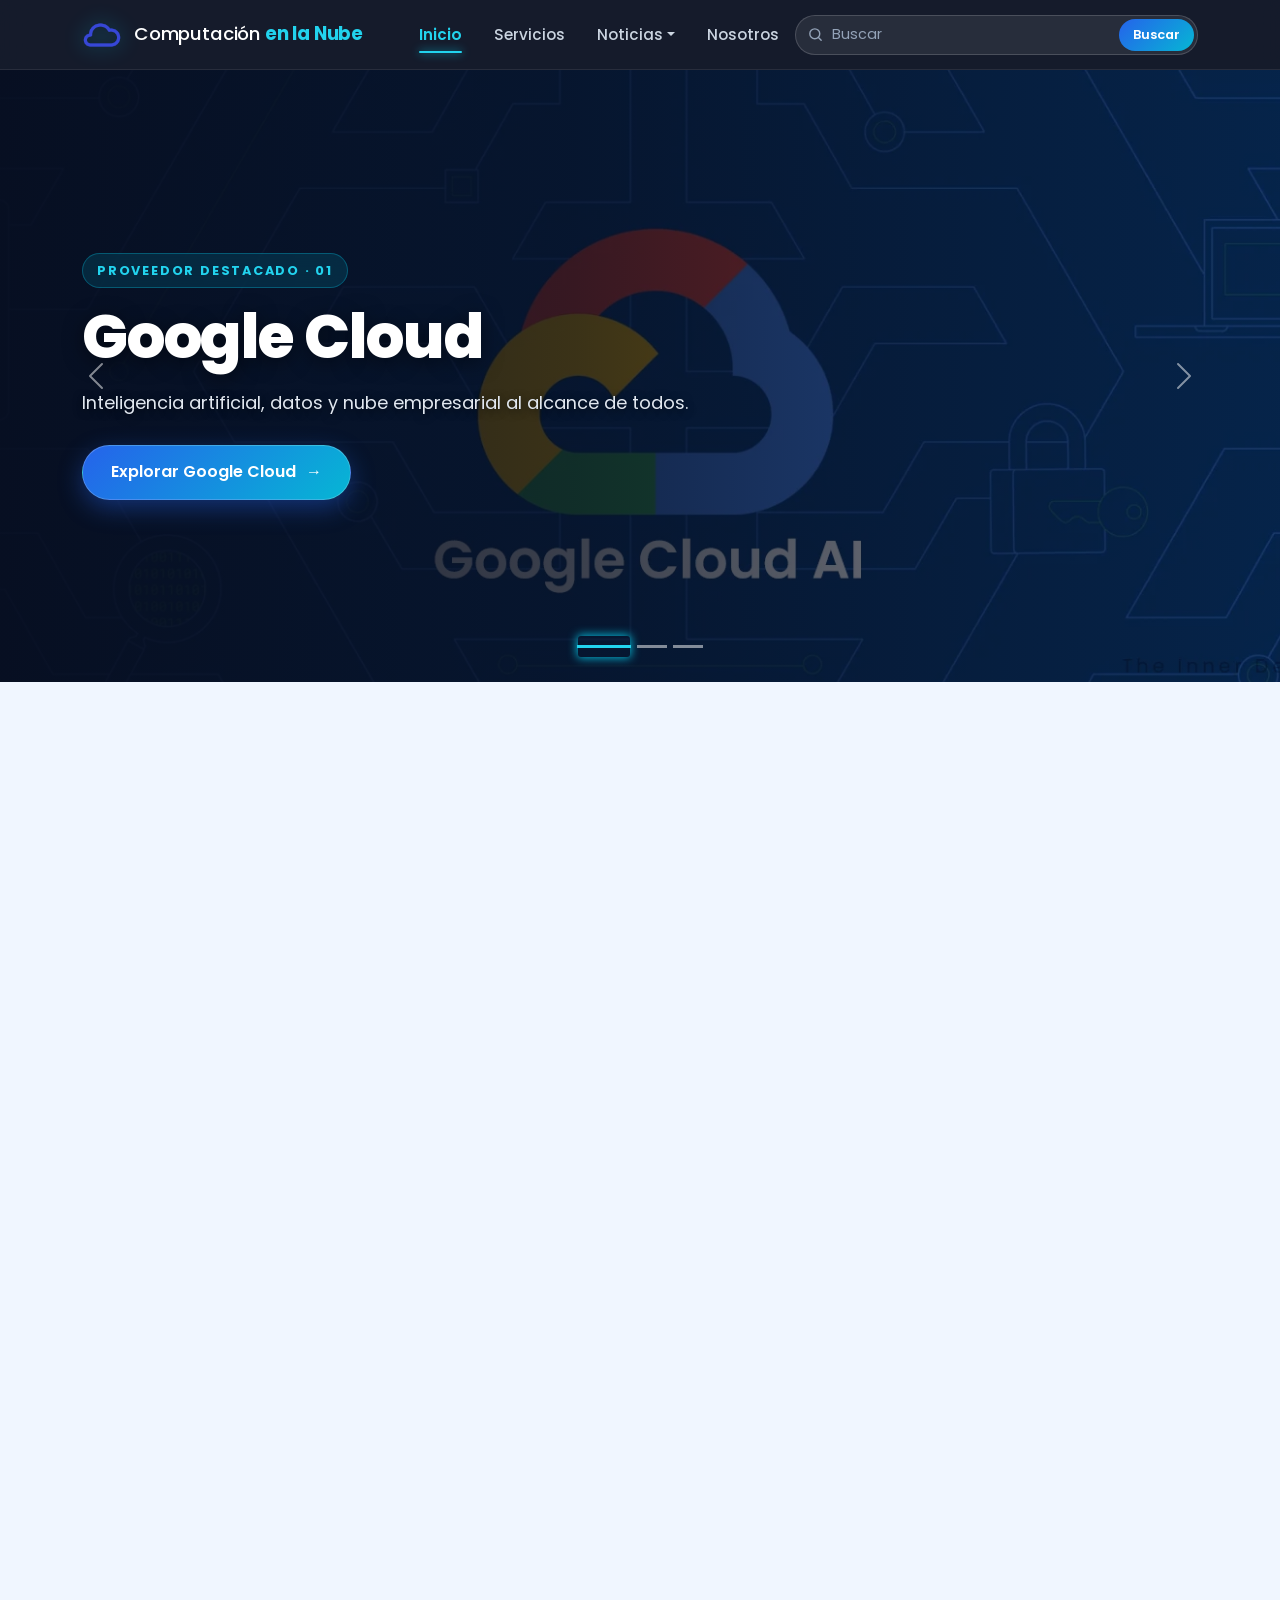
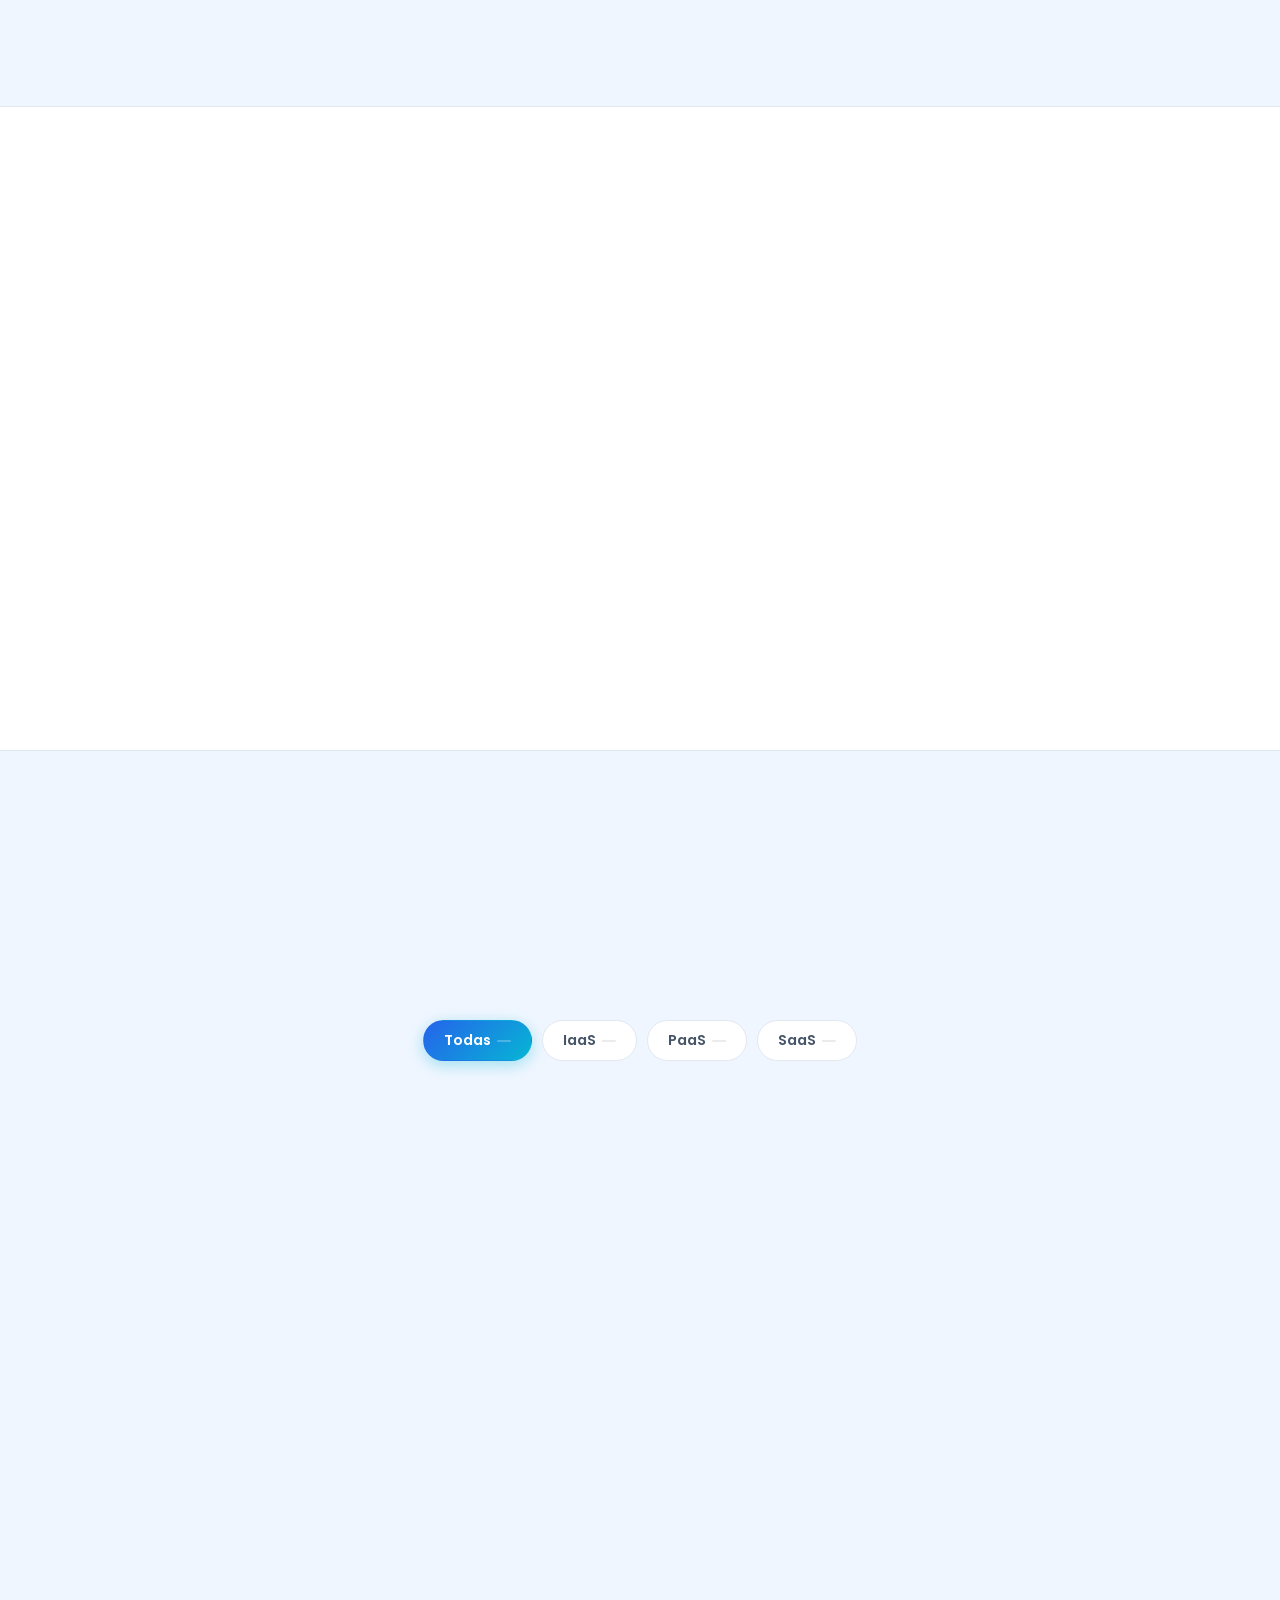
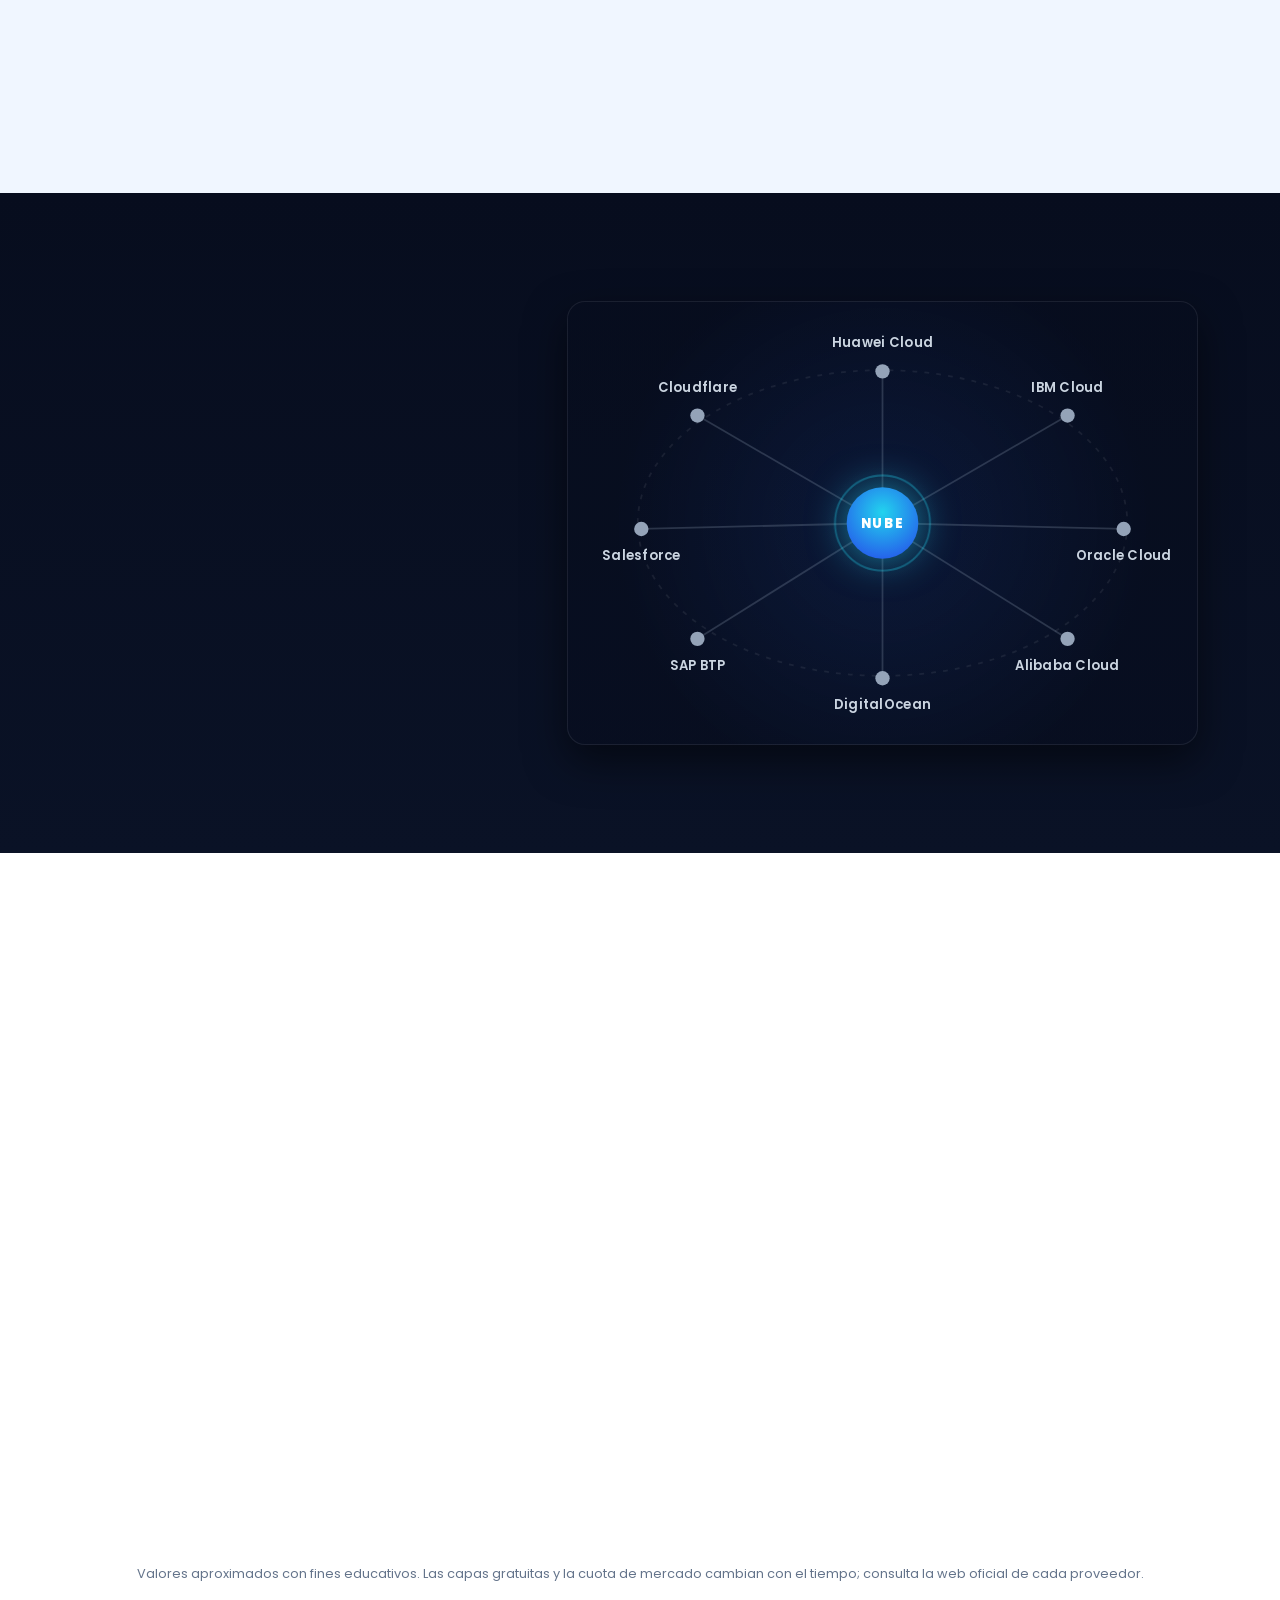
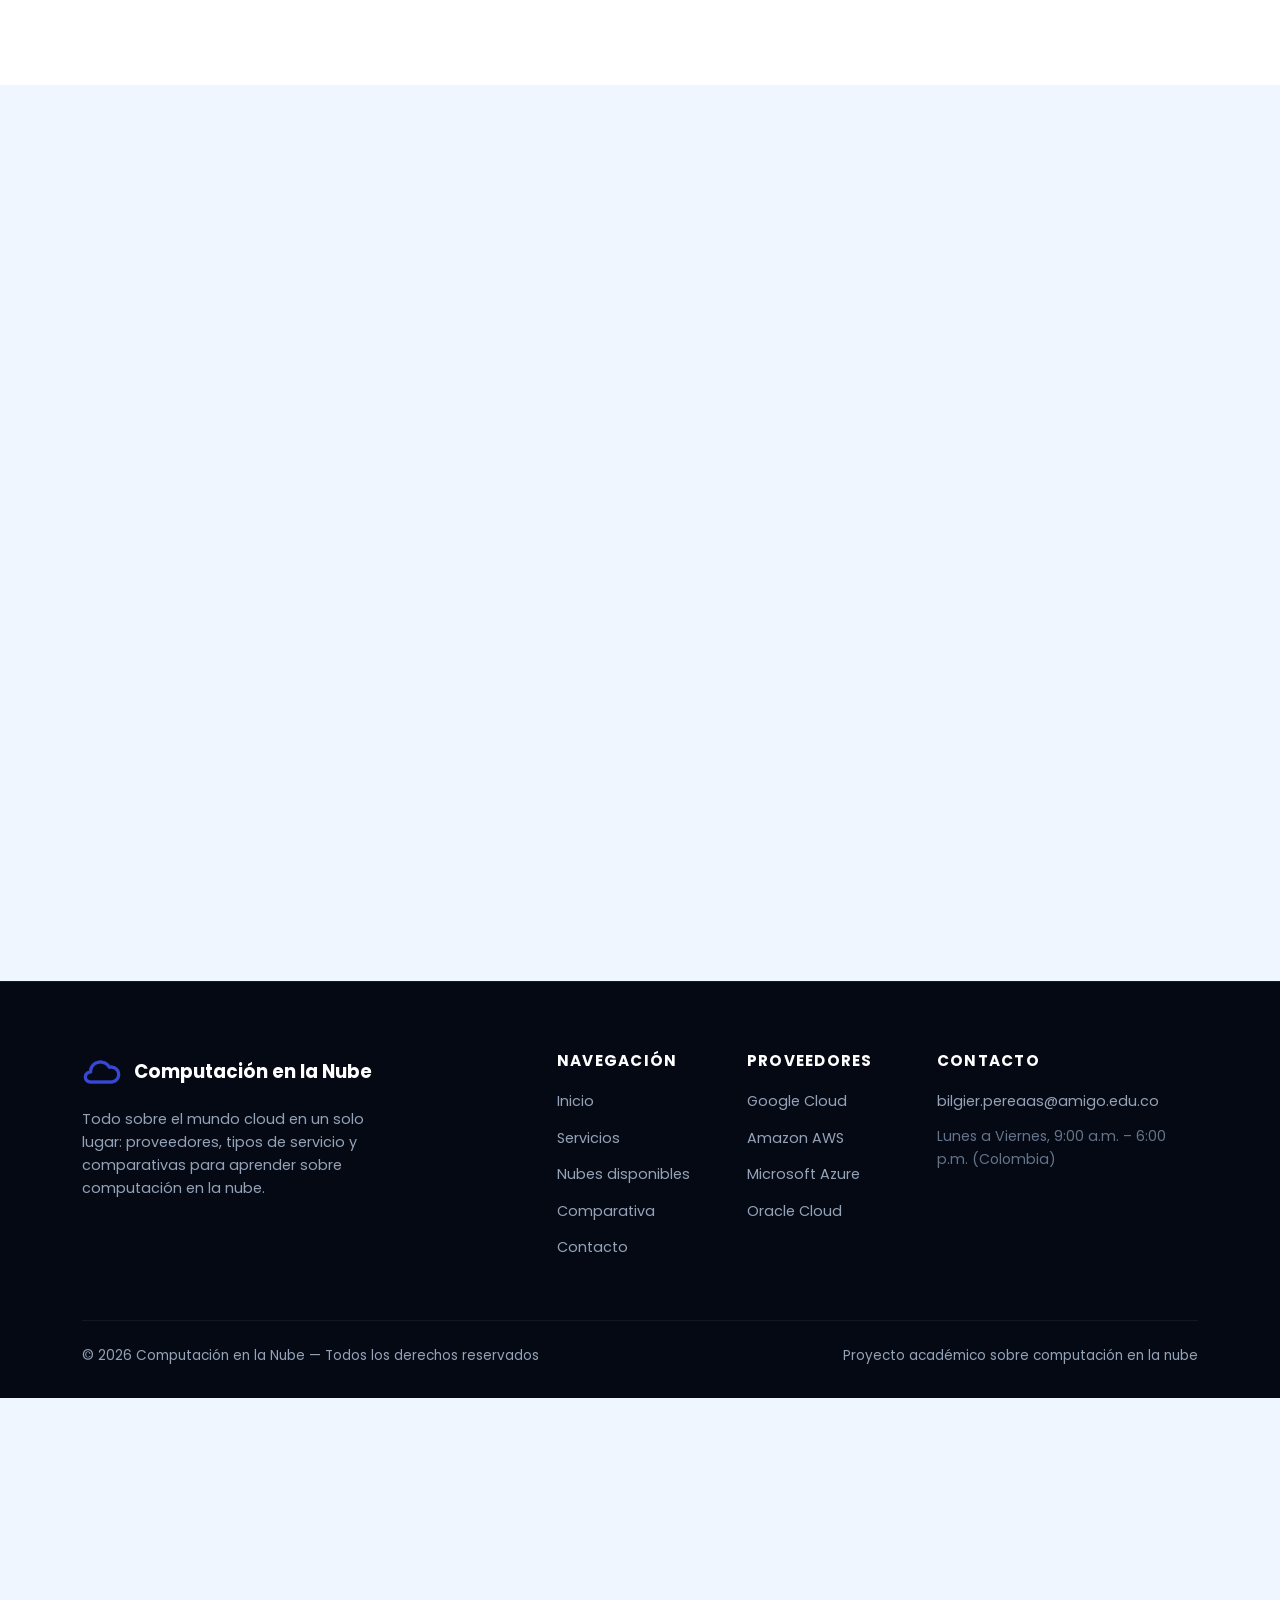
<file: index.html>
<!DOCTYPE html>
<html lang="es">
<head>
  <meta charset="UTF-8">
  <meta http-equiv="refresh" content="0; url=Nube/bil.html">
  <title>Computación en la Nube</title>
</head>
<body>
  <p>Redirigiendo... <a href="Nube/bil.html">Haz clic aquí si no te redirige</a>.</p>
</body>
</html>
</file>
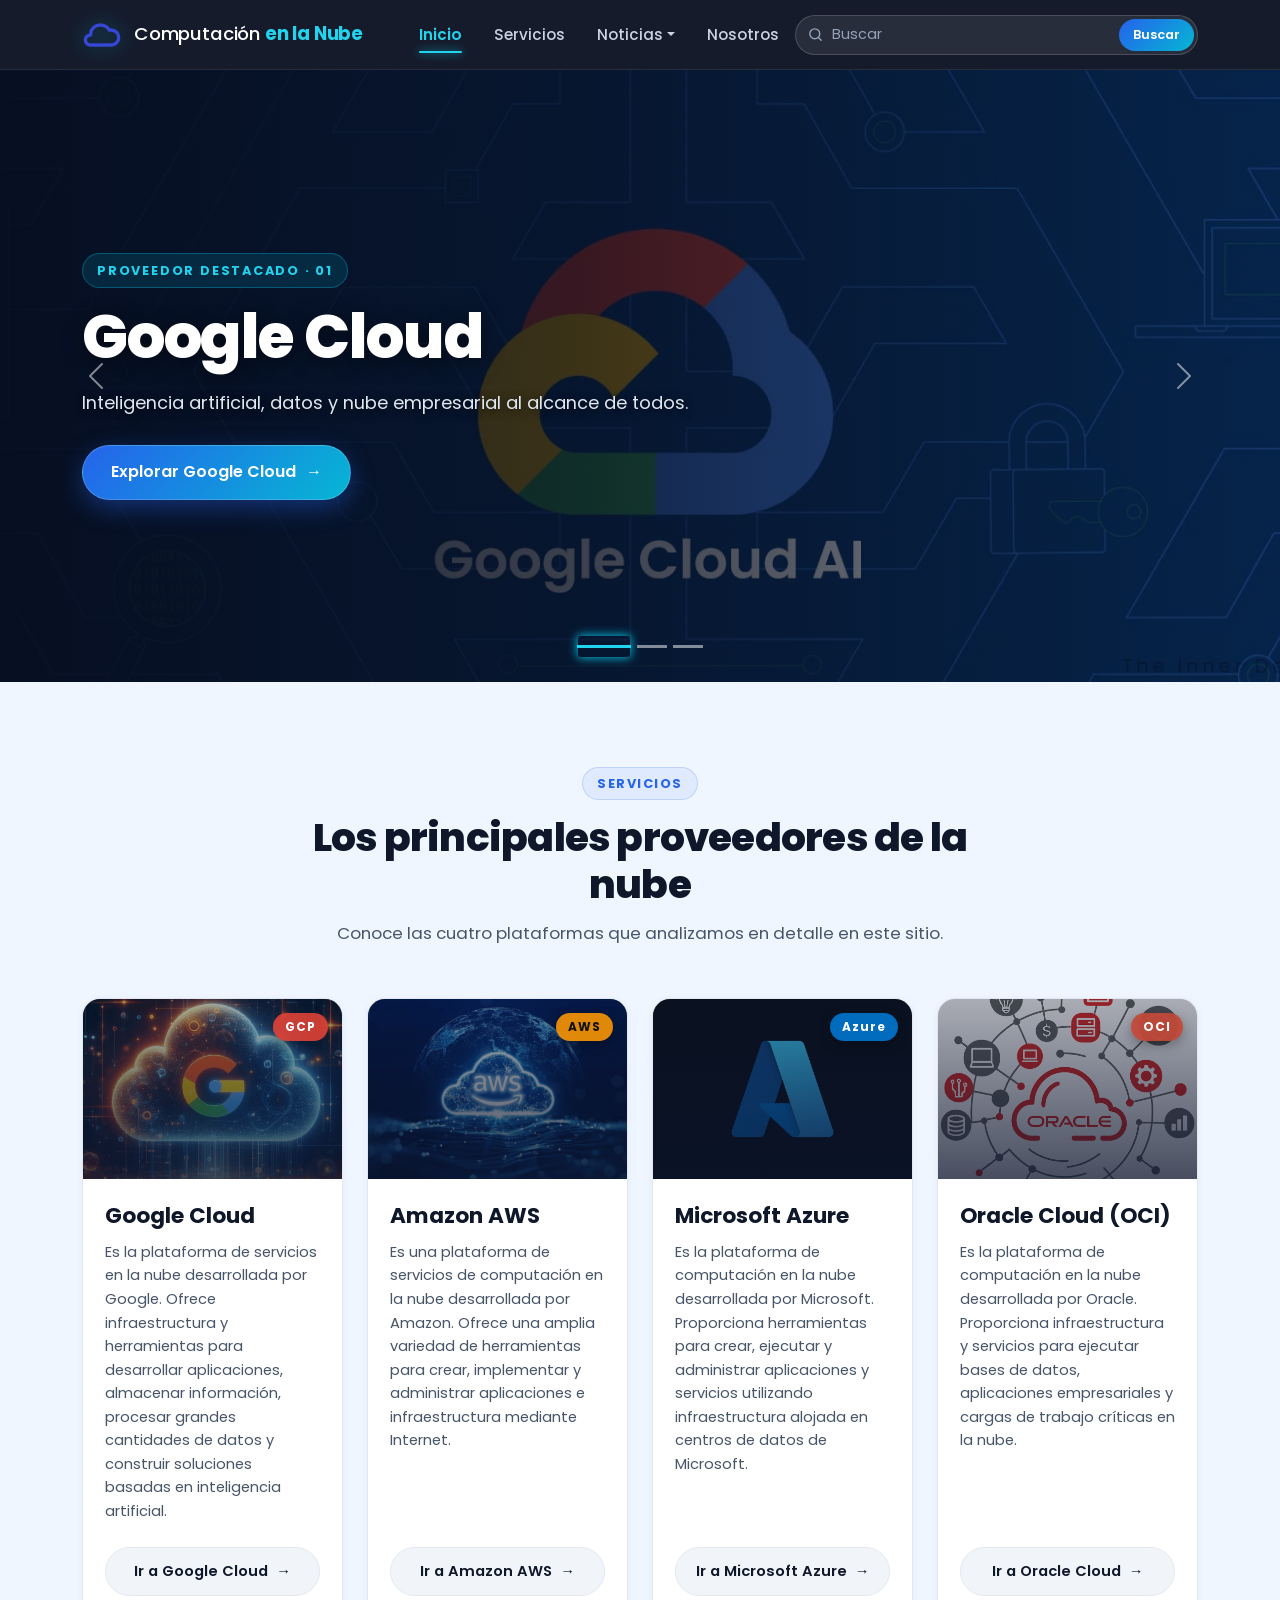
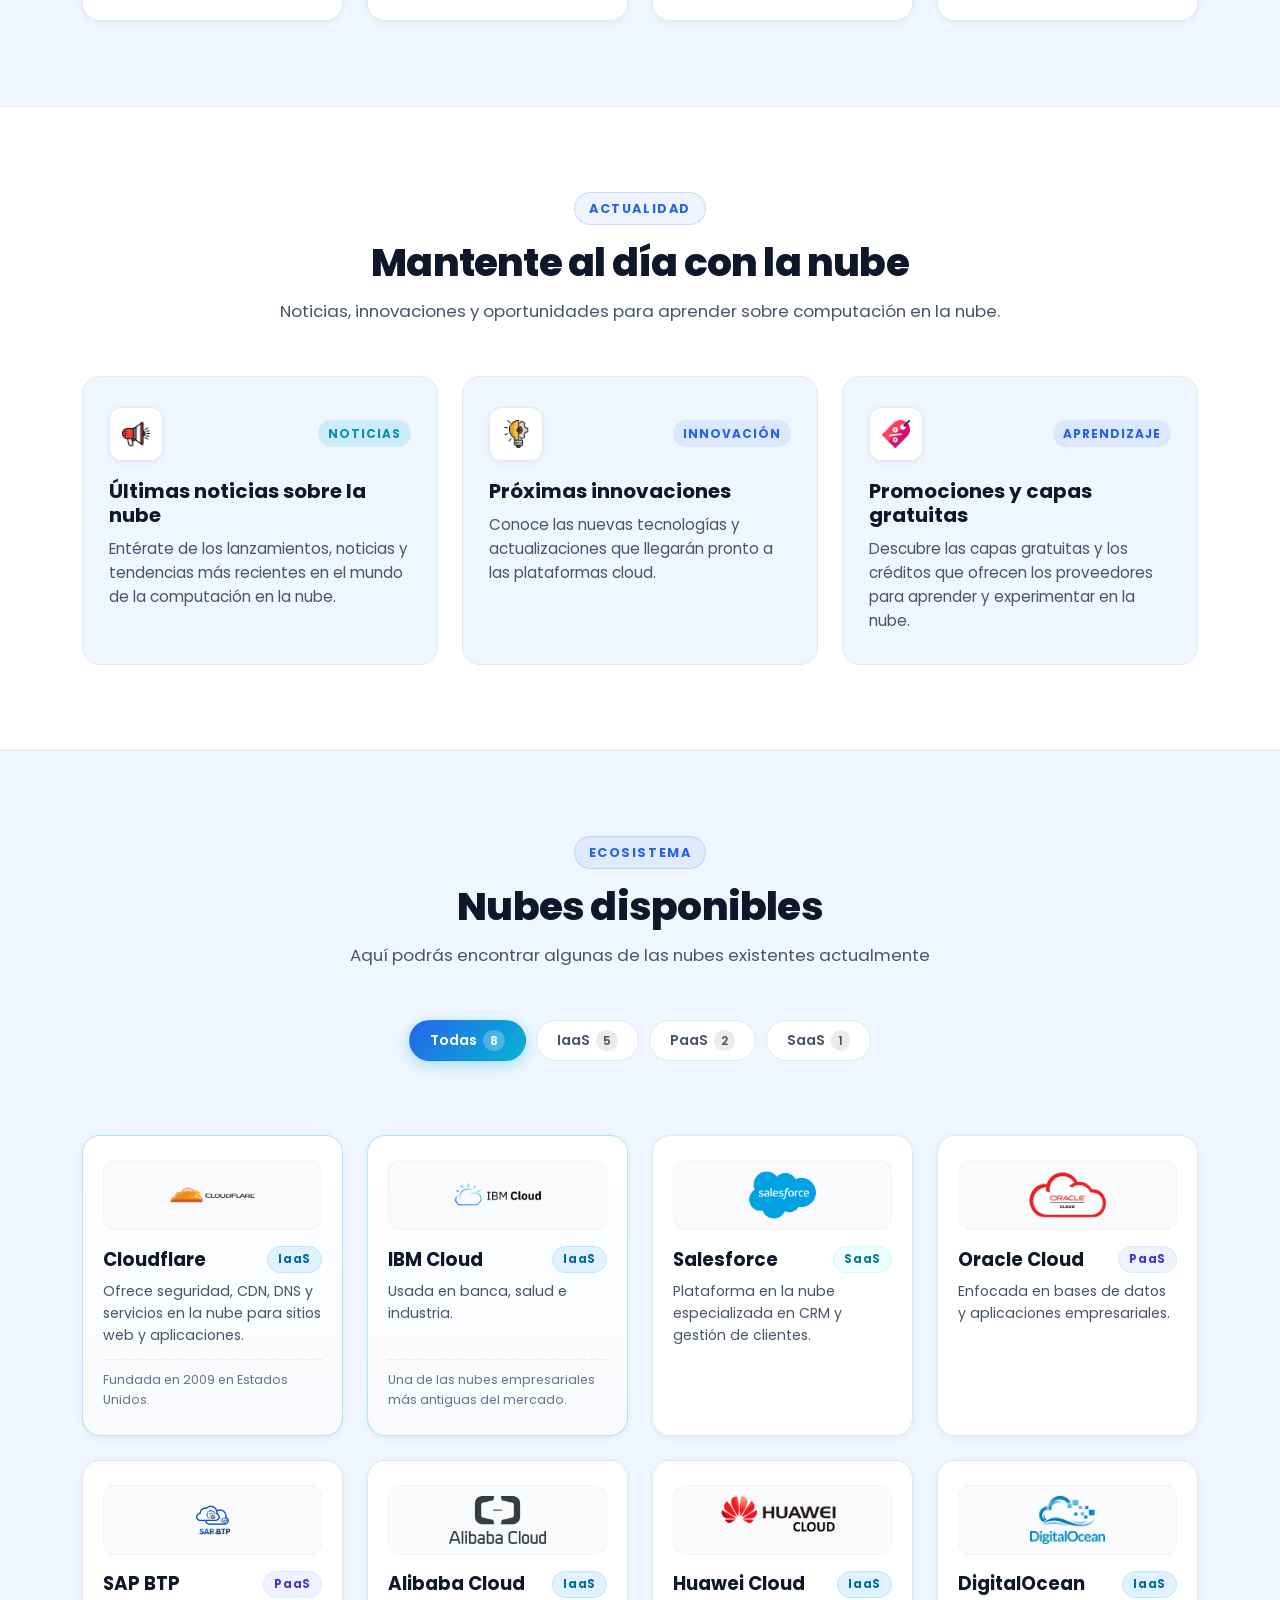
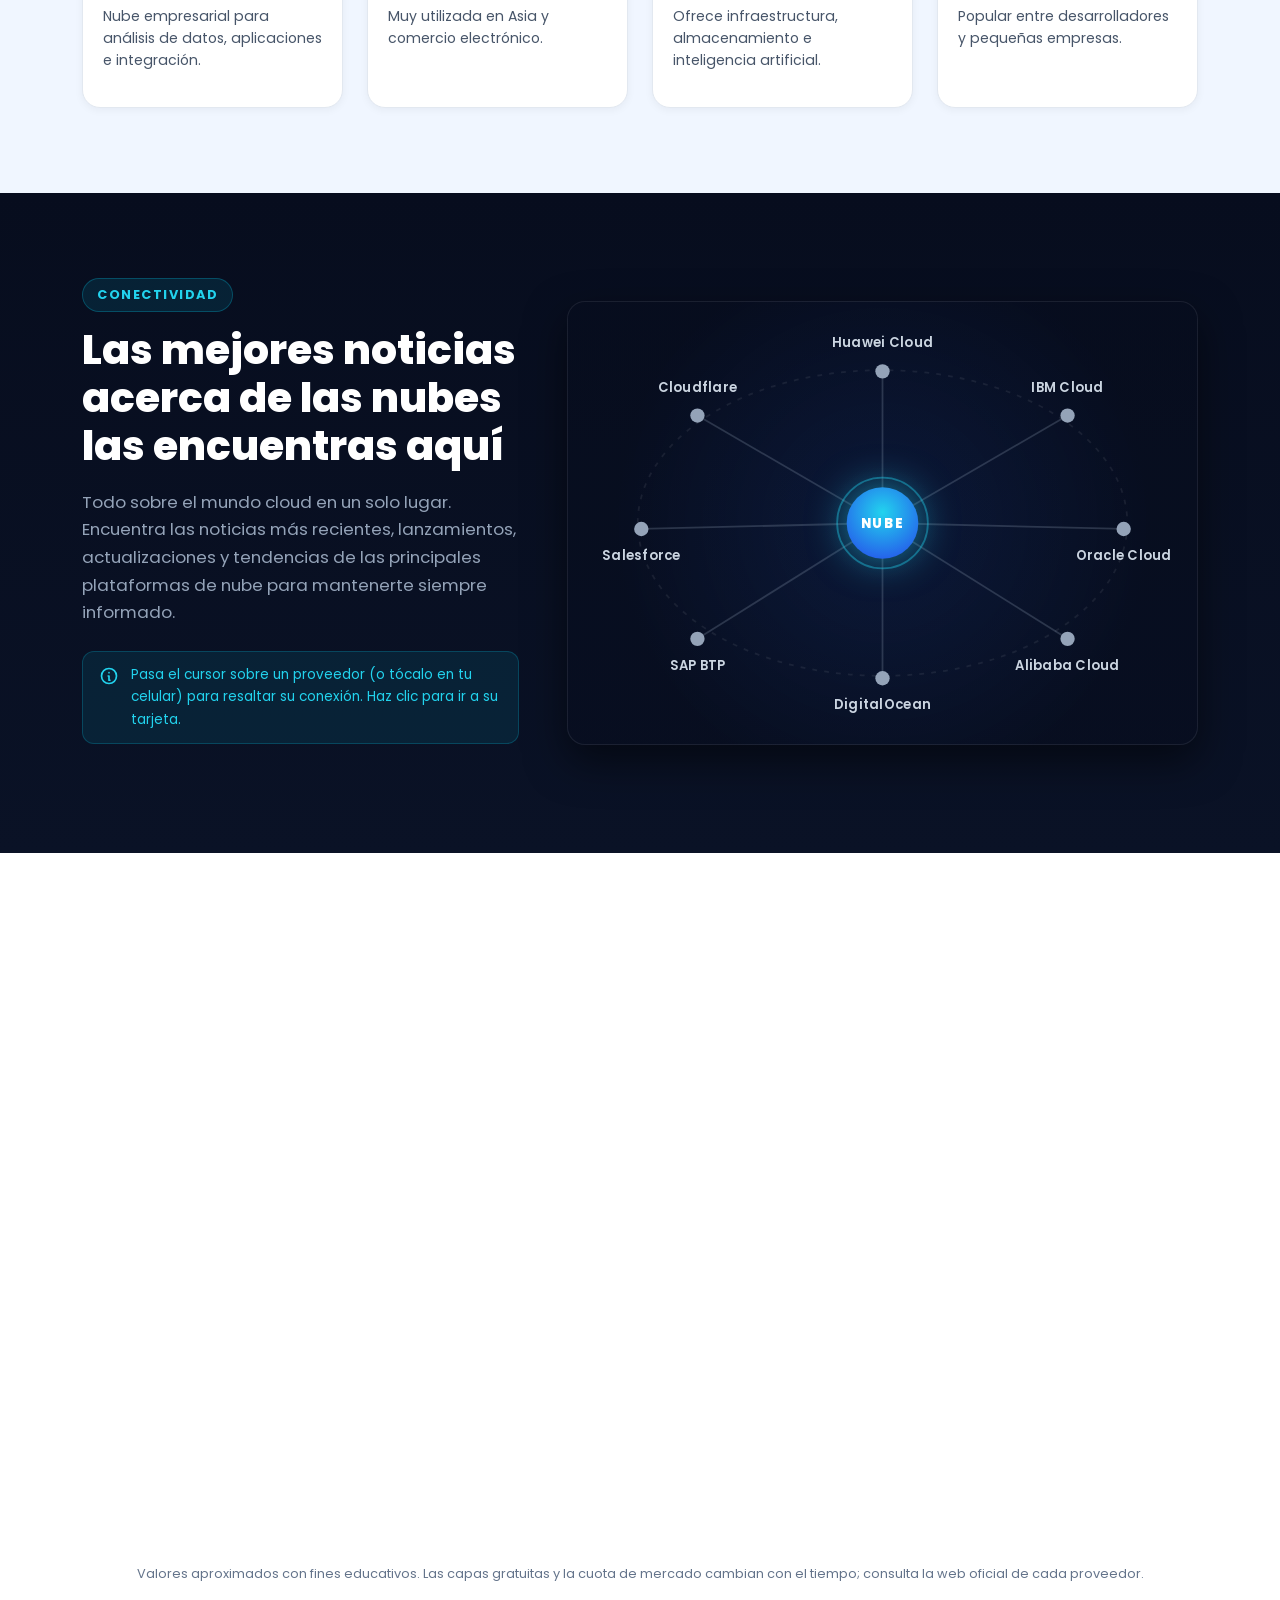
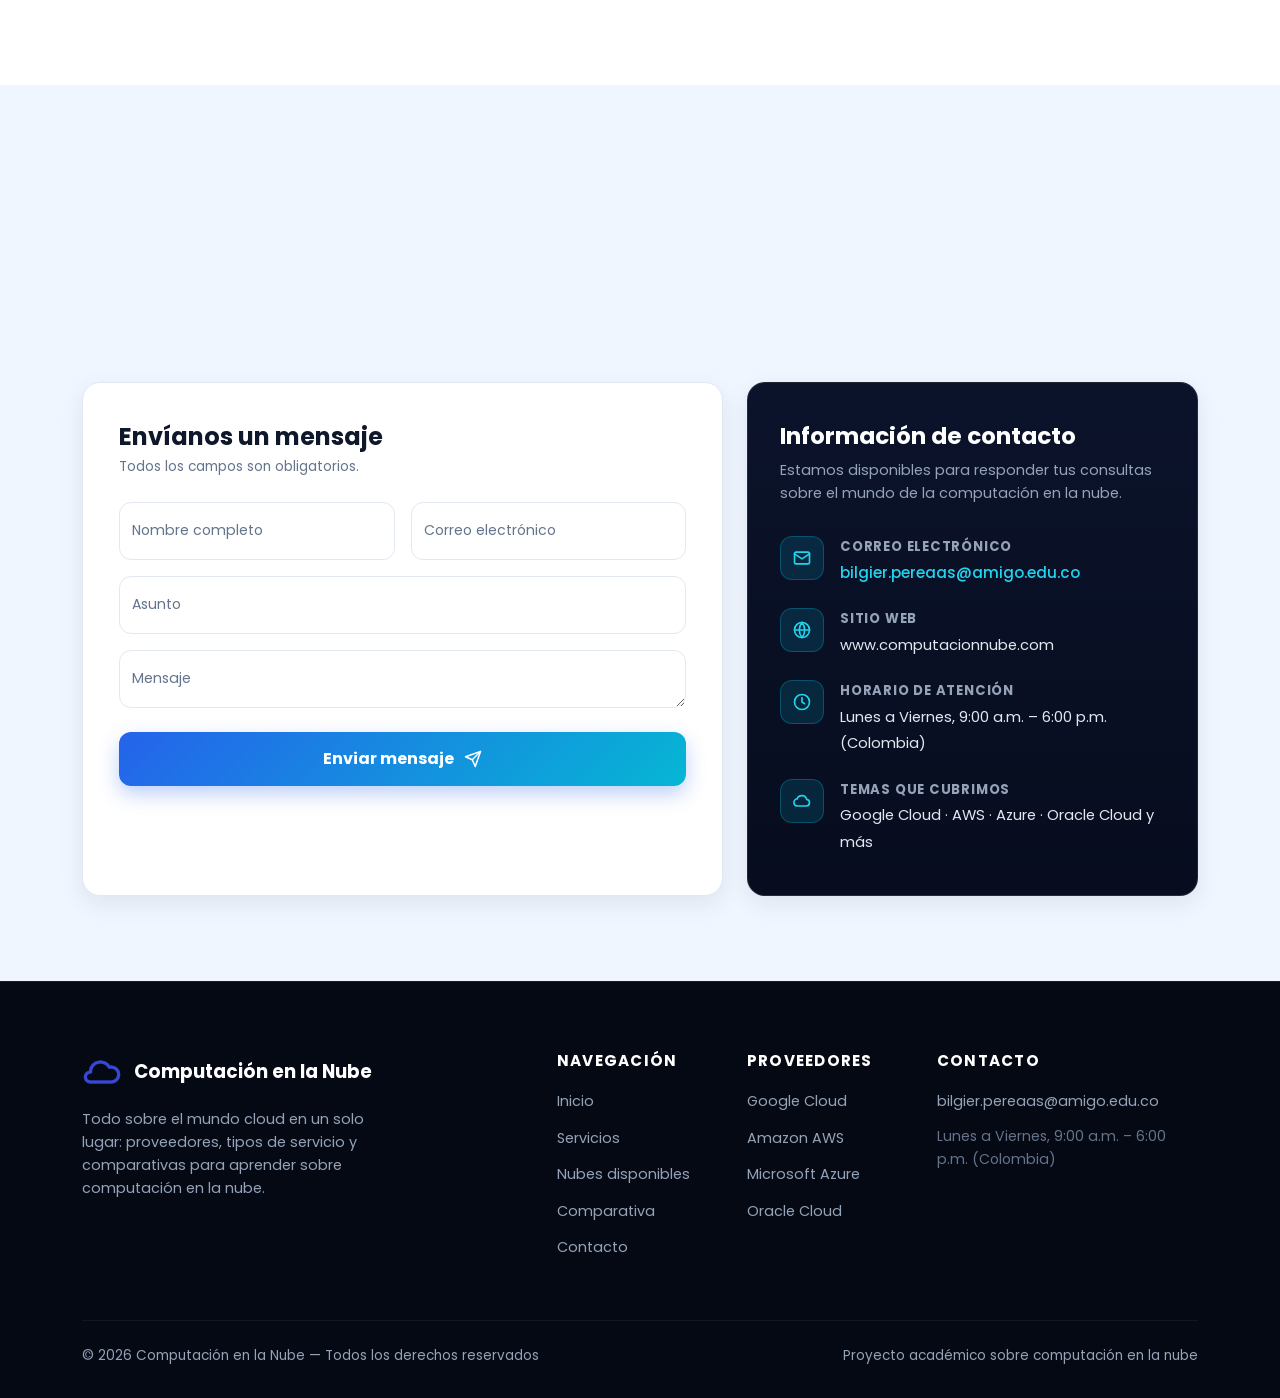
<file: Nube/bil.html>
<!DOCTYPE html>
<html lang="es">
<head>
    <meta charset="UTF-8">
    <meta name="viewport" content="width=device-width, initial-scale=1.0">
    <meta name="description" content="Portal educativo sobre computación en la nube: principales proveedores, tipos de servicio (IaaS, PaaS, SaaS) y comparativa.">
    <link rel="shortcut icon" href="Assets/cloud.png">
    <link rel="stylesheet" href="Css/bootstrap.min.css">
    <link rel="stylesheet" href="Css/style.css">
    <title>Computación en la Nube</title>
</head>
<body class="bil1">

    <!-- ENLACE DE ACCESIBILIDAD: permite saltar el menú con el teclado -->
    <a class="skip-link" href="#contenido">Saltar al contenido</a>

    <!-- BACK TO TOP BUTTON -->
    <button id="back-to-top" type="button" aria-label="Volver arriba">
        <svg viewBox="0 0 24 24" fill="none" stroke="currentColor" stroke-width="2.2" stroke-linecap="round" stroke-linejoin="round" aria-hidden="true"><path d="M12 19V5M5 12l7-7 7 7"/></svg>
    </button>

    <!-- ========================================================
         NAVBAR
         ======================================================== -->
    <nav class="navbar navbar-expand-lg" data-bs-theme="dark" aria-label="Navegación principal">
        <div class="container-xl">
            <a class="navbar-brand" href="bil.html">
                <img src="Assets/cloud.png" alt="Logo Computación Nube" width="40" height="40">
                <span class="brand-text">Computación <strong>en la Nube</strong></span>
            </a>
            <button class="navbar-toggler" type="button" data-bs-toggle="collapse"
                data-bs-target="#navbarMain" aria-controls="navbarMain"
                aria-expanded="false" aria-label="Abrir menú de navegación">
                <span class="navbar-toggler-icon"></span>
            </button>
            <div class="collapse navbar-collapse" id="navbarMain">
                <ul class="navbar-nav ms-lg-4 me-auto mb-2 mb-lg-0">
                    <li class="nav-item">
                        <a class="nav-link active" aria-current="page" href="bil.html">Inicio</a>
                    </li>
                    <li class="nav-item">
                        <a class="nav-link" href="#services">Servicios</a>
                    </li>
                    <li class="nav-item dropdown">
                        <a class="nav-link dropdown-toggle" href="#" role="button" data-bs-toggle="dropdown"
                            aria-expanded="false">Noticias</a>
                        <ul class="dropdown-menu">
                            <li><a class="dropdown-item" href="#news-latest">Últimas noticias</a></li>
                            <li><a class="dropdown-item" href="#news-upcoming">Próximas innovaciones</a></li>
                            <li><hr class="dropdown-divider"></li>
                            <li><a class="dropdown-item" href="#news-free">Promociones y capas gratuitas</a></li>
                        </ul>
                    </li>
                    <li class="nav-item">
                        <a class="nav-link" href="#contact-section">Nosotros</a>
                    </li>
                </ul>
                <form class="nav-search" role="search" id="site-search">
                    <label for="search-input" class="visually-hidden">Buscar en la página</label>
                    <svg class="nav-search-icon" viewBox="0 0 24 24" fill="none" stroke="currentColor" stroke-width="2" stroke-linecap="round" stroke-linejoin="round" aria-hidden="true"><circle cx="11" cy="11" r="7"/><path d="m20 20-3.5-3.5"/></svg>
                    <input class="form-control" id="search-input" type="search" placeholder="Buscar" aria-label="Buscar" autocomplete="off">
                    <button class="nav-search-btn" type="submit">Buscar</button>
                </form>
            </div>
        </div>
    </nav>

    <!-- ========================================================
         HERO / CAROUSEL
         ======================================================== -->
    <header class="hero">
        <h1 class="visually-hidden">Computación en la Nube</h1>
        <div id="carouselBilgier" class="carousel slide carousel-fade" data-bs-ride="carousel" data-bs-interval="6500">
            <div class="carousel-indicators">
                <button type="button" data-bs-target="#carouselBilgier" data-bs-slide-to="0" class="active"
                    aria-current="true" aria-label="Diapositiva 1: Google Cloud"></button>
                <button type="button" data-bs-target="#carouselBilgier" data-bs-slide-to="1" aria-label="Diapositiva 2: Amazon AWS"></button>
                <button type="button" data-bs-target="#carouselBilgier" data-bs-slide-to="2" aria-label="Diapositiva 3: Microsoft Azure"></button>
            </div>
            <div class="carousel-inner">
                <div class="carousel-item active">
                    <img src="Assets/Google-Cloud-AI-Courses.webp" class="d-block w-100" alt="Google Cloud">
                    <div class="carousel-caption">
                        <div class="container-xl">
                            <div class="hero-content">
                                <span class="hero-eyebrow">Proveedor destacado · 01</span>
                                <h2 class="hero-title">Google Cloud</h2>
                                <p class="hero-text">Inteligencia artificial, datos y nube empresarial al alcance de todos.</p>
                                <a href="bil2.html" class="btn-cta">Explorar Google Cloud <span class="arrow" aria-hidden="true">&rarr;</span></a>
                            </div>
                        </div>
                    </div>
                </div>
                <div class="carousel-item">
                    <img src="Assets/aws 4k.webp" class="d-block w-100" alt="Amazon AWS">
                    <div class="carousel-caption">
                        <div class="container-xl">
                            <div class="hero-content">
                                <span class="hero-eyebrow">Proveedor destacado · 02</span>
                                <h2 class="hero-title">Amazon AWS</h2>
                                <p class="hero-text">Más de 200 servicios en la nube para escalar tu negocio globalmente.</p>
                                <a href="bil3.html" class="btn-cta">Explorar Amazon AWS <span class="arrow" aria-hidden="true">&rarr;</span></a>
                            </div>
                        </div>
                    </div>
                </div>
                <div class="carousel-item">
                    <img src="Assets/Microsoft-Azure.jpg" class="d-block w-100" alt="Microsoft Azure">
                    <div class="carousel-caption">
                        <div class="container-xl">
                            <div class="hero-content">
                                <span class="hero-eyebrow">Proveedor destacado · 03</span>
                                <h2 class="hero-title">Microsoft Azure</h2>
                                <p class="hero-text">La plataforma cloud de Microsoft para empresas híbridas y modernas.</p>
                                <a href="bil4.html" class="btn-cta">Explorar Microsoft Azure <span class="arrow" aria-hidden="true">&rarr;</span></a>
                            </div>
                        </div>
                    </div>
                </div>
            </div>
            <button class="carousel-control-prev" type="button" data-bs-target="#carouselBilgier" data-bs-slide="prev">
                <span class="carousel-control-prev-icon" aria-hidden="true"></span>
                <span class="visually-hidden">Anterior</span>
            </button>
            <button class="carousel-control-next" type="button" data-bs-target="#carouselBilgier" data-bs-slide="next">
                <span class="carousel-control-next-icon" aria-hidden="true"></span>
                <span class="visually-hidden">Siguiente</span>
            </button>
        </div>
    </header>

    <main id="contenido">

        <!-- ========================================================
             SERVICES — PROVEEDORES PRINCIPALES
             ======================================================== -->
        <section class="section section-alt" id="services" aria-labelledby="services-title">
            <div class="container-xl">
                <div class="section-header fade-in-el">
                    <span class="eyebrow">Servicios</span>
                    <h2 id="services-title">Los principales proveedores de la nube</h2>
                    <p>Conoce las cuatro plataformas que analizamos en detalle en este sitio.</p>
                </div>

                <div class="row g-4">

                    <div class="col-12 col-md-6 col-xl-3 fade-in-el">
                        <article class="provider-card provider-gcp">
                            <div class="provider-media">
                                <div class="provider-media-img bg-Toma" aria-hidden="true"></div>
                                <span class="provider-chip">GCP</span>
                            </div>
                            <div class="provider-body">
                                <h3>Google Cloud</h3>
                                <p>Es la plataforma de servicios en la nube desarrollada por Google. Ofrece infraestructura y herramientas para desarrollar aplicaciones, almacenar información, procesar grandes cantidades de datos y construir soluciones basadas en inteligencia artificial.</p>
                                <a href="bil2.html" class="btn-provider">Ir a Google Cloud <span class="arrow" aria-hidden="true">&rarr;</span></a>
                            </div>
                        </article>
                    </div>

                    <div class="col-12 col-md-6 col-xl-3 fade-in-el">
                        <article class="provider-card provider-aws">
                            <div class="provider-media">
                                <div class="provider-media-img bg-Toma2" aria-hidden="true"></div>
                                <span class="provider-chip">AWS</span>
                            </div>
                            <div class="provider-body">
                                <h3>Amazon AWS</h3>
                                <p>Es una plataforma de servicios de computación en la nube desarrollada por Amazon. Ofrece una amplia variedad de herramientas para crear, implementar y administrar aplicaciones e infraestructura mediante Internet.</p>
                                <a href="bil3.html" class="btn-provider">Ir a Amazon AWS <span class="arrow" aria-hidden="true">&rarr;</span></a>
                            </div>
                        </article>
                    </div>

                    <div class="col-12 col-md-6 col-xl-3 fade-in-el">
                        <article class="provider-card provider-azure">
                            <div class="provider-media">
                                <div class="provider-media-img bg-Toma3" aria-hidden="true"></div>
                                <span class="provider-chip">Azure</span>
                            </div>
                            <div class="provider-body">
                                <h3>Microsoft Azure</h3>
                                <p>Es la plataforma de computación en la nube desarrollada por Microsoft. Proporciona herramientas para crear, ejecutar y administrar aplicaciones y servicios utilizando infraestructura alojada en centros de datos de Microsoft.</p>
                                <a href="bil4.html" class="btn-provider">Ir a Microsoft Azure <span class="arrow" aria-hidden="true">&rarr;</span></a>
                            </div>
                        </article>
                    </div>

                    <div class="col-12 col-md-6 col-xl-3 fade-in-el">
                        <article class="provider-card provider-oci">
                            <div class="provider-media">
                                <div class="provider-media-img bg-Toma4" aria-hidden="true"></div>
                                <span class="provider-chip">OCI</span>
                            </div>
                            <div class="provider-body">
                                <h3>Oracle Cloud (OCI)</h3>
                                <p>Es la plataforma de computación en la nube desarrollada por Oracle. Proporciona infraestructura y servicios para ejecutar bases de datos, aplicaciones empresariales y cargas de trabajo críticas en la nube.</p>
                                <a href="bil5.html" class="btn-provider">Ir a Oracle Cloud <span class="arrow" aria-hidden="true">&rarr;</span></a>
                            </div>
                        </article>
                    </div>

                </div>
            </div>
        </section>

        <!-- ========================================================
             SECTION ICONS — NOTICIAS / INNOVACIONES / PROMOCIONES
             ======================================================== -->
        <section class="section section-icons" id="news" aria-labelledby="news-title">
            <div class="container-xl">
                <div class="section-header fade-in-el">
                    <span class="eyebrow">Actualidad</span>
                    <h2 id="news-title">Mantente al día con la nube</h2>
                    <p>Noticias, innovaciones y oportunidades para aprender sobre computación en la nube.</p>
                </div>

                <div class="row g-4">
                    <div class="col-12 col-lg-4 fade-in-el">
                        <article class="news-card" id="news-latest">
                            <div class="news-top">
                                <div class="news-icon"><img src="Assets/megafono.png" alt="Noticias" width="28" height="28"></div>
                                <span class="news-label is-live">Noticias</span>
                            </div>
                            <h3>Últimas noticias sobre la nube</h3>
                            <p>Entérate de los lanzamientos, noticias y tendencias más recientes en el mundo de la computación en la nube.</p>
                        </article>
                    </div>
                    <div class="col-12 col-lg-4 fade-in-el">
                        <article class="news-card" id="news-upcoming">
                            <div class="news-top">
                                <div class="news-icon"><img src="Assets/settings.png" alt="Próximas innovaciones" width="28" height="28"></div>
                                <span class="news-label">Innovación</span>
                            </div>
                            <h3>Próximas innovaciones</h3>
                            <p>Conoce las nuevas tecnologías y actualizaciones que llegarán pronto a las plataformas cloud.</p>
                        </article>
                    </div>
                    <div class="col-12 col-lg-4 fade-in-el">
                        <article class="news-card" id="news-free">
                            <div class="news-top">
                                <div class="news-icon"><img src="Assets/discount-tag.png" alt="Promociones" width="28" height="28"></div>
                                <span class="news-label">Aprendizaje</span>
                            </div>
                            <h3>Promociones y capas gratuitas</h3>
                            <p>Descubre las capas gratuitas y los créditos que ofrecen los proveedores para aprender y experimentar en la nube.</p>
                        </article>
                    </div>
                </div>
            </div>
        </section>

        <!-- ========================================================
             CLOUD GRID — NUBES DISPONIBLES
             ======================================================== -->
        <section class="section section-alt" id="clouds" aria-labelledby="clouds-title">
            <div class="container-xl">
                <div class="section-header fade-in-el">
                    <span class="eyebrow">Ecosistema</span>
                    <h2 id="clouds-title">Nubes disponibles</h2>
                    <p>Aquí podrás encontrar algunas de las nubes existentes actualmente</p>
                </div>

                <div class="cloud-filters" id="cloudFilters" role="group" aria-label="Filtrar nubes por tipo de servicio">
                    <button type="button" class="btn-filter active" data-cat="all">Todas <span class="filter-count" aria-hidden="true"></span></button>
                    <button type="button" class="btn-filter" data-cat="IaaS">IaaS <span class="filter-count" aria-hidden="true"></span></button>
                    <button type="button" class="btn-filter" data-cat="PaaS">PaaS <span class="filter-count" aria-hidden="true"></span></button>
                    <button type="button" class="btn-filter" data-cat="SaaS">SaaS <span class="filter-count" aria-hidden="true"></span></button>
                </div>
                <p class="filter-status" id="filterStatus" aria-live="polite"></p>

                <div class="cloud-grid" id="cloudGrid">

                    <article class="cloud-card featured fade-in-el" data-cat="IaaS" id="cloud-cloudflare">
                        <div class="logo-wrap"><img src="Assets/Cloudflare-Logo-2009.png" alt="Cloudflare" loading="lazy"></div>
                        <div class="cloud-body">
                            <div class="cloud-card-head">
                                <h3 class="cloud-name">Cloudflare</h3>
                                <span class="cloud-badge IaaS">IaaS</span>
                            </div>
                            <p>Ofrece seguridad, CDN, DNS y servicios en la nube para sitios web y aplicaciones.</p>
                            <div class="extra-fact">Fundada en 2009 en Estados Unidos.</div>
                        </div>
                    </article>

                    <article class="cloud-card featured fade-in-el" data-cat="IaaS" id="cloud-ibm">
                        <div class="logo-wrap"><img src="Assets/ibm_cloud_logo_icon_169999.webp" alt="IBM Cloud" loading="lazy"></div>
                        <div class="cloud-body">
                            <div class="cloud-card-head">
                                <h3 class="cloud-name">IBM Cloud</h3>
                                <span class="cloud-badge IaaS">IaaS</span>
                            </div>
                            <p>Usada en banca, salud e industria.</p>
                            <div class="extra-fact">Una de las nubes empresariales más antiguas del mercado.</div>
                        </div>
                    </article>

                    <article class="cloud-card fade-in-el" data-cat="SaaS" id="cloud-salesforce">
                        <div class="logo-wrap"><img src="Assets/Salesforce-Logo.png" alt="Salesforce" loading="lazy"></div>
                        <div class="cloud-body">
                            <div class="cloud-card-head">
                                <h3 class="cloud-name">Salesforce</h3>
                                <span class="cloud-badge SaaS">SaaS</span>
                            </div>
                            <p>Plataforma en la nube especializada en CRM y gestión de clientes.</p>
                        </div>
                    </article>

                    <article class="cloud-card fade-in-el" data-cat="PaaS" id="cloud-oracle">
                        <div class="logo-wrap"><img src="Assets/Oracle-Cloud-Emblem.png" alt="Oracle Cloud" loading="lazy"></div>
                        <div class="cloud-body">
                            <div class="cloud-card-head">
                                <h3 class="cloud-name">Oracle Cloud</h3>
                                <span class="cloud-badge PaaS">PaaS</span>
                            </div>
                            <p>Enfocada en bases de datos y aplicaciones empresariales.</p>
                        </div>
                    </article>

                    <article class="cloud-card fade-in-el" data-cat="PaaS" id="cloud-sap">
                        <div class="logo-wrap"><img src="Assets/SAP-BTP-IN-LOGO.webp" alt="SAP BTP" loading="lazy"></div>
                        <div class="cloud-body">
                            <div class="cloud-card-head">
                                <h3 class="cloud-name">SAP BTP</h3>
                                <span class="cloud-badge PaaS">PaaS</span>
                            </div>
                            <p>Nube empresarial para análisis de datos, aplicaciones e integración.</p>
                        </div>
                    </article>

                    <article class="cloud-card fade-in-el" data-cat="IaaS" id="cloud-alibaba">
                        <div class="logo-wrap"><img src="Assets/Alibaba-Cloud-Logo (1).png" alt="Alibaba Cloud" loading="lazy"></div>
                        <div class="cloud-body">
                            <div class="cloud-card-head">
                                <h3 class="cloud-name">Alibaba Cloud</h3>
                                <span class="cloud-badge IaaS">IaaS</span>
                            </div>
                            <p>Muy utilizada en Asia y comercio electrónico.</p>
                        </div>
                    </article>

                    <article class="cloud-card fade-in-el" data-cat="IaaS" id="cloud-huawei">
                        <div class="logo-wrap"><img src="Assets/HUAWEI-logo.png" alt="Huawei Cloud" loading="lazy"></div>
                        <div class="cloud-body">
                            <div class="cloud-card-head">
                                <h3 class="cloud-name">Huawei Cloud</h3>
                                <span class="cloud-badge IaaS">IaaS</span>
                            </div>
                            <p>Ofrece infraestructura, almacenamiento e inteligencia artificial.</p>
                        </div>
                    </article>

                    <article class="cloud-card fade-in-el" data-cat="IaaS" id="cloud-digitalocean">
                        <div class="logo-wrap"><img src="Assets/digitalocean-logo.png" alt="DigitalOcean" loading="lazy"></div>
                        <div class="cloud-body">
                            <div class="cloud-card-head">
                                <h3 class="cloud-name">DigitalOcean</h3>
                                <span class="cloud-badge IaaS">IaaS</span>
                            </div>
                            <p>Popular entre desarrolladores y pequeñas empresas.</p>
                        </div>
                    </article>

                </div>
            </div>
        </section>

        <!-- ========================================================
             SVG NETWORK BANNER
             ======================================================== -->
        <section class="section section-dark banner" id="network" aria-labelledby="network-title">
            <div class="container-xl">
                <div class="row align-items-center g-5">
                    <div class="col-12 col-lg-5 network-copy fade-in-el">
                        <span class="eyebrow eyebrow-light">Conectividad</span>
                        <h2 id="network-title">Las mejores noticias acerca de las nubes las encuentras aquí</h2>
                        <p>Todo sobre el mundo cloud en un solo lugar. Encuentra las noticias más recientes, lanzamientos, actualizaciones y tendencias de las principales plataformas de nube para mantenerte siempre informado.</p>
                        <p class="net-hint">
                            <svg viewBox="0 0 24 24" fill="none" stroke="currentColor" stroke-width="2" stroke-linecap="round" stroke-linejoin="round" aria-hidden="true"><circle cx="12" cy="12" r="9"/><path d="M12 8h.01M11 12h1v5h1"/></svg>
                            <span>Pasa el cursor sobre un proveedor (o tócalo en tu celular) para resaltar su conexión. Haz clic para ir a su tarjeta.</span>
                        </p>
                    </div>

                    <div class="col-12 col-lg-7">
                        <div class="net-wrap">
                            <svg class="cloud-net" viewBox="0 0 500 330" xmlns="http://www.w3.org/2000/svg" role="group" aria-label="Red de proveedores cloud">
                                <defs>
                                    <radialGradient id="hubGrad" cx="50%" cy="35%" r="65%">
                                        <stop offset="0%" stop-color="#22D3EE"/>
                                        <stop offset="100%" stop-color="#2563EB"/>
                                    </radialGradient>
                                </defs>

                                <ellipse class="orbit" cx="250" cy="165" rx="205" ry="128"/>

                                <g class="net-node" data-name="Huawei Cloud" data-target="cloud-huawei" tabindex="0" role="button" aria-label="Huawei Cloud: ir a su tarjeta">
                                    <line x1="250" y1="165" x2="250" y2="38"/>
                                    <circle class="halo" cx="250" cy="38" r="16"/>
                                    <circle class="dot" cx="250" cy="38" r="6"/>
                                    <text x="250" y="18" text-anchor="middle">Huawei Cloud</text>
                                </g>
                                <g class="net-node" data-name="Cloudflare" data-target="cloud-cloudflare" tabindex="0" role="button" aria-label="Cloudflare: ir a su tarjeta">
                                    <line x1="250" y1="165" x2="95" y2="75"/>
                                    <circle class="halo" cx="95" cy="75" r="16"/>
                                    <circle class="dot" cx="95" cy="75" r="6"/>
                                    <text x="95" y="55" text-anchor="middle">Cloudflare</text>
                                </g>
                                <g class="net-node" data-name="IBM Cloud" data-target="cloud-ibm" tabindex="0" role="button" aria-label="IBM Cloud: ir a su tarjeta">
                                    <line x1="250" y1="165" x2="405" y2="75"/>
                                    <circle class="halo" cx="405" cy="75" r="16"/>
                                    <circle class="dot" cx="405" cy="75" r="6"/>
                                    <text x="405" y="55" text-anchor="middle">IBM Cloud</text>
                                </g>
                                <g class="net-node" data-name="Salesforce" data-target="cloud-salesforce" tabindex="0" role="button" aria-label="Salesforce: ir a su tarjeta">
                                    <line x1="250" y1="165" x2="48" y2="170"/>
                                    <circle class="halo" cx="48" cy="170" r="16"/>
                                    <circle class="dot" cx="48" cy="170" r="6"/>
                                    <text x="48" y="196" text-anchor="middle">Salesforce</text>
                                </g>
                                <g class="net-node" data-name="Oracle Cloud" data-target="cloud-oracle" tabindex="0" role="button" aria-label="Oracle Cloud: ir a su tarjeta">
                                    <line x1="250" y1="165" x2="452" y2="170"/>
                                    <circle class="halo" cx="452" cy="170" r="16"/>
                                    <circle class="dot" cx="452" cy="170" r="6"/>
                                    <text x="452" y="196" text-anchor="middle">Oracle Cloud</text>
                                </g>
                                <g class="net-node" data-name="SAP BTP" data-target="cloud-sap" tabindex="0" role="button" aria-label="SAP BTP: ir a su tarjeta">
                                    <line x1="250" y1="165" x2="95" y2="262"/>
                                    <circle class="halo" cx="95" cy="262" r="16"/>
                                    <circle class="dot" cx="95" cy="262" r="6"/>
                                    <text x="95" y="288" text-anchor="middle">SAP BTP</text>
                                </g>
                                <g class="net-node" data-name="Alibaba Cloud" data-target="cloud-alibaba" tabindex="0" role="button" aria-label="Alibaba Cloud: ir a su tarjeta">
                                    <line x1="250" y1="165" x2="405" y2="262"/>
                                    <circle class="halo" cx="405" cy="262" r="16"/>
                                    <circle class="dot" cx="405" cy="262" r="6"/>
                                    <text x="405" y="288" text-anchor="middle">Alibaba Cloud</text>
                                </g>
                                <g class="net-node" data-name="DigitalOcean" data-target="cloud-digitalocean" tabindex="0" role="button" aria-label="DigitalOcean: ir a su tarjeta">
                                    <line x1="250" y1="165" x2="250" y2="295"/>
                                    <circle class="halo" cx="250" cy="295" r="16"/>
                                    <circle class="dot" cx="250" cy="295" r="6"/>
                                    <text x="250" y="321" text-anchor="middle">DigitalOcean</text>
                                </g>

                                <!-- Centro de la red (se dibuja al final para quedar encima de las líneas) -->
                                <g class="hub" aria-hidden="true">
                                    <circle class="hub-ring" cx="250" cy="165" r="38"/>
                                    <circle class="hub-core" cx="250" cy="165" r="30"/>
                                    <text class="hub-label" x="250" y="169" text-anchor="middle">NUBE</text>
                                </g>
                            </svg>
                        </div>
                    </div>
                </div>
            </div>
        </section>

        <!-- ========================================================
             COMPARATIVE TABLE
             ======================================================== -->
        <section class="section comparison-section" id="comparison" aria-labelledby="comparison-title">
            <div class="container-xl">
                <div class="section-header fade-in-el">
                    <span class="eyebrow">Comparativa</span>
                    <h2 id="comparison-title">Comparativa de principales proveedores</h2>
                    <p>Una visión rápida de las características clave de los 4 grandes de la nube</p>
                </div>

                <div class="table-card fade-in-el">
                    <p class="table-scroll-hint">
                        <svg viewBox="0 0 24 24" fill="none" stroke="currentColor" stroke-width="2" stroke-linecap="round" stroke-linejoin="round" aria-hidden="true"><path d="M5 12h14M15 8l4 4-4 4"/></svg>
                        Desliza horizontalmente para ver toda la tabla
                    </p>
                    <div class="table-responsive" tabindex="0" role="region" aria-labelledby="comparison-title">
                        <table class="comparison-table">
                            <caption class="visually-hidden">Comparativa entre Google Cloud, Amazon AWS, Microsoft Azure y Oracle Cloud</caption>
                            <thead>
                                <tr>
                                    <th scope="col">Característica</th>
                                    <th scope="col"><span class="th-provider"><span class="th-dot gcp" aria-hidden="true"></span>Google Cloud</span></th>
                                    <th scope="col"><span class="th-provider"><span class="th-dot aws" aria-hidden="true"></span>Amazon AWS</span></th>
                                    <th scope="col"><span class="th-provider"><span class="th-dot azure" aria-hidden="true"></span>Microsoft Azure</span></th>
                                    <th scope="col"><span class="th-provider"><span class="th-dot oci" aria-hidden="true"></span>Oracle Cloud</span></th>
                                </tr>
                            </thead>
                            <tbody>
                                <tr>
                                    <th scope="row">Capa gratuita</th>
                                    <td><span class="tick" aria-hidden="true">&#10003;</span>$300 crédito</td>
                                    <td><span class="tick" aria-hidden="true">&#10003;</span>12 meses</td>
                                    <td><span class="tick" aria-hidden="true">&#10003;</span>12 meses</td>
                                    <td><span class="tick" aria-hidden="true">&#10003;</span>Always Free</td>
                                </tr>
                                <tr>
                                    <th scope="row">IA / ML</th>
                                    <td><span class="star-rating" role="img" aria-label="5 de 5"><span class="on">&#9733;&#9733;&#9733;&#9733;&#9733;</span></span></td>
                                    <td><span class="star-rating" role="img" aria-label="4 de 5"><span class="on">&#9733;&#9733;&#9733;&#9733;</span><span class="off">&#9733;</span></span></td>
                                    <td><span class="star-rating" role="img" aria-label="4 de 5"><span class="on">&#9733;&#9733;&#9733;&#9733;</span><span class="off">&#9733;</span></span></td>
                                    <td><span class="star-rating" role="img" aria-label="3 de 5"><span class="on">&#9733;&#9733;&#9733;</span><span class="off">&#9733;&#9733;</span></span></td>
                                </tr>
                                <tr>
                                    <th scope="row">Bases de datos</th>
                                    <td><span class="star-rating" role="img" aria-label="4 de 5"><span class="on">&#9733;&#9733;&#9733;&#9733;</span><span class="off">&#9733;</span></span></td>
                                    <td><span class="star-rating" role="img" aria-label="5 de 5"><span class="on">&#9733;&#9733;&#9733;&#9733;&#9733;</span></span></td>
                                    <td><span class="star-rating" role="img" aria-label="4 de 5"><span class="on">&#9733;&#9733;&#9733;&#9733;</span><span class="off">&#9733;</span></span></td>
                                    <td><span class="star-rating" role="img" aria-label="5 de 5"><span class="on">&#9733;&#9733;&#9733;&#9733;&#9733;</span></span></td>
                                </tr>
                                <tr>
                                    <th scope="row">Seguridad</th>
                                    <td><span class="star-rating" role="img" aria-label="5 de 5"><span class="on">&#9733;&#9733;&#9733;&#9733;&#9733;</span></span></td>
                                    <td><span class="star-rating" role="img" aria-label="5 de 5"><span class="on">&#9733;&#9733;&#9733;&#9733;&#9733;</span></span></td>
                                    <td><span class="star-rating" role="img" aria-label="5 de 5"><span class="on">&#9733;&#9733;&#9733;&#9733;&#9733;</span></span></td>
                                    <td><span class="star-rating" role="img" aria-label="4 de 5"><span class="on">&#9733;&#9733;&#9733;&#9733;</span><span class="off">&#9733;</span></span></td>
                                </tr>
                                <tr>
                                    <th scope="row">Cuota de mercado</th>
                                    <td><strong class="share">12%</strong></td>
                                    <td><strong class="share">31%</strong></td>
                                    <td><strong class="share">25%</strong></td>
                                    <td><strong class="share">3%</strong></td>
                                </tr>
                                <tr>
                                    <th scope="row">Nube híbrida</th>
                                    <td><span class="tick" aria-hidden="true">&#10003;</span>Anthos</td>
                                    <td><span class="tick" aria-hidden="true">&#10003;</span>Outposts</td>
                                    <td><span class="tick" aria-hidden="true">&#10003;</span>Arc</td>
                                    <td><span class="tick" aria-hidden="true">&#10003;</span>Dedicated</td>
                                </tr>
                            </tbody>
                        </table>
                    </div>
                </div>
                <p class="table-note">Valores aproximados con fines educativos. Las capas gratuitas y la cuota de mercado cambian con el tiempo; consulta la web oficial de cada proveedor.</p>
            </div>
        </section>

        <!-- ========================================================
             CONTACT SECTION
             ======================================================== -->
        <section class="section section-alt" id="contact-section" aria-labelledby="contact-title">
            <div class="container-xl">
                <div class="section-header fade-in-el">
                    <span class="eyebrow">Nosotros</span>
                    <h2 class="contact-title" id="contact-title">Contáctanos</h2>
                    <p class="contact-subtitle">¿Tienes preguntas sobre computación en la nube? Escríbenos y te respondemos pronto.</p>
                </div>

                <div class="row g-4 align-items-stretch">

                    <!-- FORM CARD -->
                    <div class="col-12 col-lg-7 fade-in-el">
                        <div class="contact-form-card">
                            <h3 class="form-card-title">Envíanos un mensaje</h3>
                            <p class="form-card-subtitle">Todos los campos son obligatorios.</p>

                            <form id="contact-form" class="needs-validation" novalidate>
                                <div class="row g-3">

                                    <!-- Nombre -->
                                    <div class="col-12 col-sm-6">
                                        <div class="form-floating">
                                            <input
                                                type="text"
                                                class="form-control"
                                                id="c-name"
                                                name="user_name"
                                                placeholder="Tu nombre completo"
                                                autocomplete="name"
                                                required
                                                minlength="2">
                                            <label for="c-name">Nombre completo</label>
                                            <div class="invalid-feedback">
                                                Por favor ingresa tu nombre (mínimo 2 caracteres).
                                            </div>
                                        </div>
                                    </div>

                                    <!-- Email -->
                                    <div class="col-12 col-sm-6">
                                        <div class="form-floating">
                                            <input
                                                type="email"
                                                class="form-control"
                                                id="c-email"
                                                name="email"
                                                placeholder="tu@correo.com"
                                                autocomplete="email"
                                                required>
                                            <label for="c-email">Correo electrónico</label>
                                            <div class="invalid-feedback">
                                                Ingresa un correo electrónico válido.
                                            </div>
                                        </div>
                                    </div>

                                    <!-- Asunto -->
                                    <div class="col-12">
                                        <div class="form-floating">
                                            <input
                                                type="text"
                                                class="form-control"
                                                id="c-subject"
                                                name="subject"
                                                placeholder="¿En qué podemos ayudarte?"
                                                required
                                                minlength="4">
                                            <label for="c-subject">Asunto</label>
                                            <div class="invalid-feedback">
                                                Por favor describe el asunto de tu mensaje.
                                            </div>
                                        </div>
                                    </div>

                                    <!-- Mensaje -->
                                    <div class="col-12">
                                        <div class="form-floating">
                                            <textarea
                                                class="form-control"
                                                id="c-msg"
                                                name="comment"
                                                placeholder="Escribe tu mensaje aquí..."
                                                required
                                                minlength="10"></textarea>
                                            <label for="c-msg">Mensaje</label>
                                            <div class="invalid-feedback">
                                                El mensaje debe tener al menos 10 caracteres.
                                            </div>
                                        </div>
                                    </div>

                                    <!-- Submit -->
                                    <div class="col-12 mt-4">
                                        <button class="btn-submit" type="submit">
                                            <span class="btn-label">Enviar mensaje</span>
                                            <svg viewBox="0 0 24 24" fill="none" stroke="currentColor" stroke-width="2" stroke-linecap="round" stroke-linejoin="round" aria-hidden="true"><path d="M22 2 11 13"/><path d="M22 2 15 22l-4-9-9-4 20-7Z"/></svg>
                                        </button>
                                    </div>

                                </div>
                            </form>

                            <div id="form-msg" role="status" aria-live="polite"></div>
                        </div>
                    </div>

                    <!-- INFO CARD -->
                    <div class="col-12 col-lg-5 fade-in-el">
                        <div class="contact-info-card">
                            <h3>Información de contacto</h3>
                            <p class="info-intro">Estamos disponibles para responder tus consultas sobre el mundo de la computación en la nube.</p>

                            <ul class="info-list">
                                <li class="info-item">
                                    <div class="info-icon" aria-hidden="true">
                                        <svg viewBox="0 0 24 24" fill="none" stroke="currentColor" stroke-width="2" stroke-linecap="round" stroke-linejoin="round"><rect x="3" y="5" width="18" height="14" rx="2"/><path d="m3 7 9 6 9-6"/></svg>
                                    </div>
                                    <div class="info-item-text">
                                        <strong>Correo electrónico</strong>
                                        <a href="mailto:bilgier.pereaas@amigo.edu.co">bilgier.pereaas@amigo.edu.co</a>
                                    </div>
                                </li>
                                <li class="info-item">
                                    <div class="info-icon" aria-hidden="true">
                                        <svg viewBox="0 0 24 24" fill="none" stroke="currentColor" stroke-width="2" stroke-linecap="round" stroke-linejoin="round"><circle cx="12" cy="12" r="9"/><path d="M3 12h18M12 3a14 14 0 0 1 0 18M12 3a14 14 0 0 0 0 18"/></svg>
                                    </div>
                                    <div class="info-item-text">
                                        <strong>Sitio web</strong>
                                        <span>www.computacionnube.com</span>
                                    </div>
                                </li>
                                <li class="info-item">
                                    <div class="info-icon" aria-hidden="true">
                                        <svg viewBox="0 0 24 24" fill="none" stroke="currentColor" stroke-width="2" stroke-linecap="round" stroke-linejoin="round"><circle cx="12" cy="12" r="9"/><path d="M12 7v5l3 2"/></svg>
                                    </div>
                                    <div class="info-item-text">
                                        <strong>Horario de atención</strong>
                                        <span>Lunes a Viernes, 9:00 a.m. – 6:00 p.m. (Colombia)</span>
                                    </div>
                                </li>
                                <li class="info-item">
                                    <div class="info-icon" aria-hidden="true">
                                        <svg viewBox="0 0 24 24" fill="none" stroke="currentColor" stroke-width="2" stroke-linecap="round" stroke-linejoin="round"><path d="M7 18h10a4 4 0 0 0 .6-7.95A6 6 0 0 0 6.1 9.5 4.25 4.25 0 0 0 7 18Z"/></svg>
                                    </div>
                                    <div class="info-item-text">
                                        <strong>Temas que cubrimos</strong>
                                        <span>Google Cloud · AWS · Azure · Oracle Cloud y más</span>
                                    </div>
                                </li>
                            </ul>
                        </div>
                    </div>

                </div>
            </div>
        </section>

    </main>

    <!-- ========================================================
         FOOTER
         ======================================================== -->
    <footer class="site-footer">
        <div class="container-xl">
            <div class="row g-4">
                <div class="col-12 col-lg-4">
                    <a class="footer-brand" href="bil.html">
                        <img src="Assets/cloud.png" alt="" width="40" height="40">
                        <span>Computación en la Nube</span>
                    </a>
                    <p class="footer-desc">Todo sobre el mundo cloud en un solo lugar: proveedores, tipos de servicio y comparativas para aprender sobre computación en la nube.</p>
                </div>

                <div class="col-6 col-md-4 col-lg-2 offset-lg-1">
                    <h2 class="footer-title">Navegación</h2>
                    <ul class="footer-links">
                        <li><a href="bil.html">Inicio</a></li>
                        <li><a href="#services">Servicios</a></li>
                        <li><a href="#clouds">Nubes disponibles</a></li>
                        <li><a href="#comparison">Comparativa</a></li>
                        <li><a href="#contact-section">Contacto</a></li>
                    </ul>
                </div>

                <div class="col-6 col-md-4 col-lg-2">
                    <h2 class="footer-title">Proveedores</h2>
                    <ul class="footer-links">
                        <li><a href="bil2.html">Google Cloud</a></li>
                        <li><a href="bil3.html">Amazon AWS</a></li>
                        <li><a href="bil4.html">Microsoft Azure</a></li>
                        <li><a href="bil5.html">Oracle Cloud</a></li>
                    </ul>
                </div>

                <div class="col-12 col-md-4 col-lg-3">
                    <h2 class="footer-title">Contacto</h2>
                    <ul class="footer-links">
                        <li><a href="mailto:bilgier.pereaas@amigo.edu.co">bilgier.pereaas@amigo.edu.co</a></li>
                        <li class="footer-text">Lunes a Viernes, 9:00 a.m. – 6:00 p.m. (Colombia)</li>
                    </ul>
                </div>
            </div>

            <div class="footer-bottom">
                <p>&copy; 2026 Computación en la Nube &mdash; Todos los derechos reservados</p>
                <p>Proyecto académico sobre computación en la nube</p>
            </div>
        </div>
    </footer>

    <!-- Popper es necesario para el menú desplegable de Bootstrap (bootstrap.min.js no lo incluye) -->
    <script src="https://cdn.jsdelivr.net/npm/@popperjs/core@2.11.8/dist/umd/popper.min.js"></script>
    <script src="Js/bootstrap.min.js"></script>
    <script src="Js/archive.js"></script>
</body>
</html>
</file>
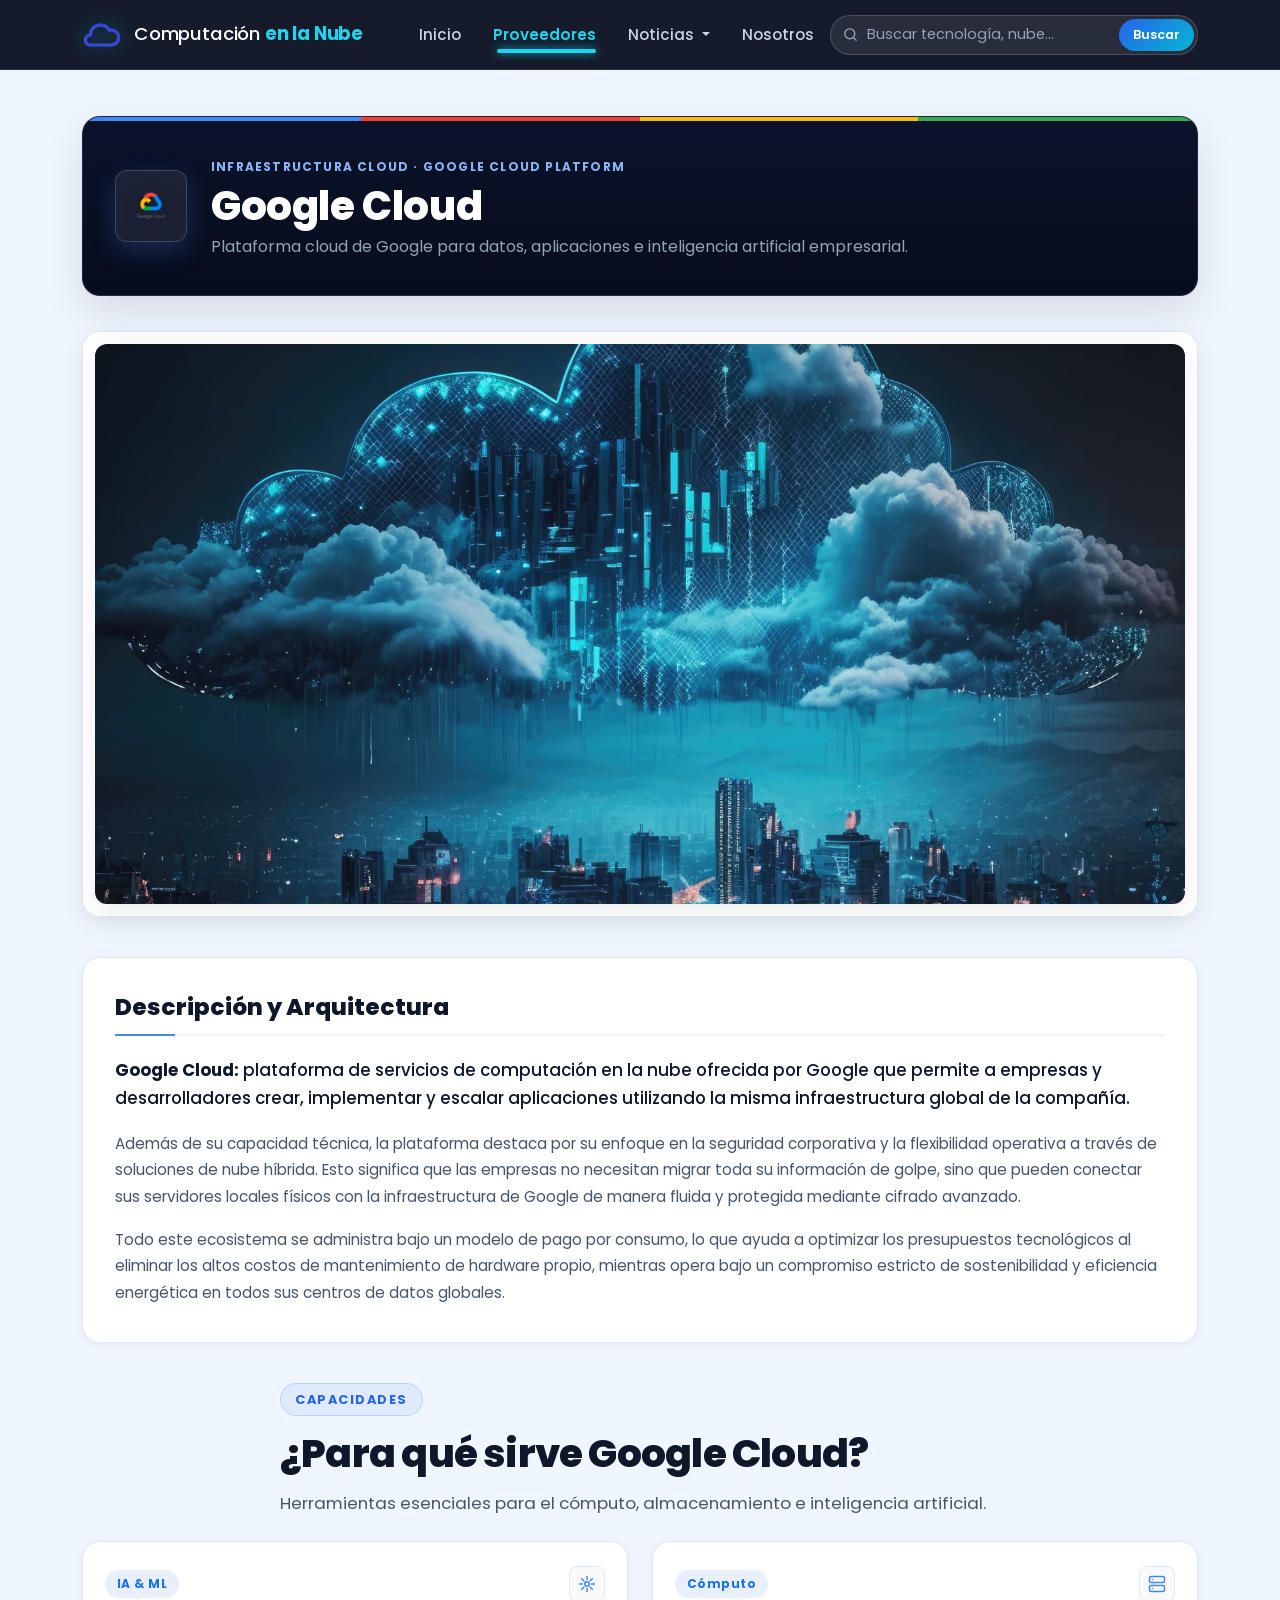
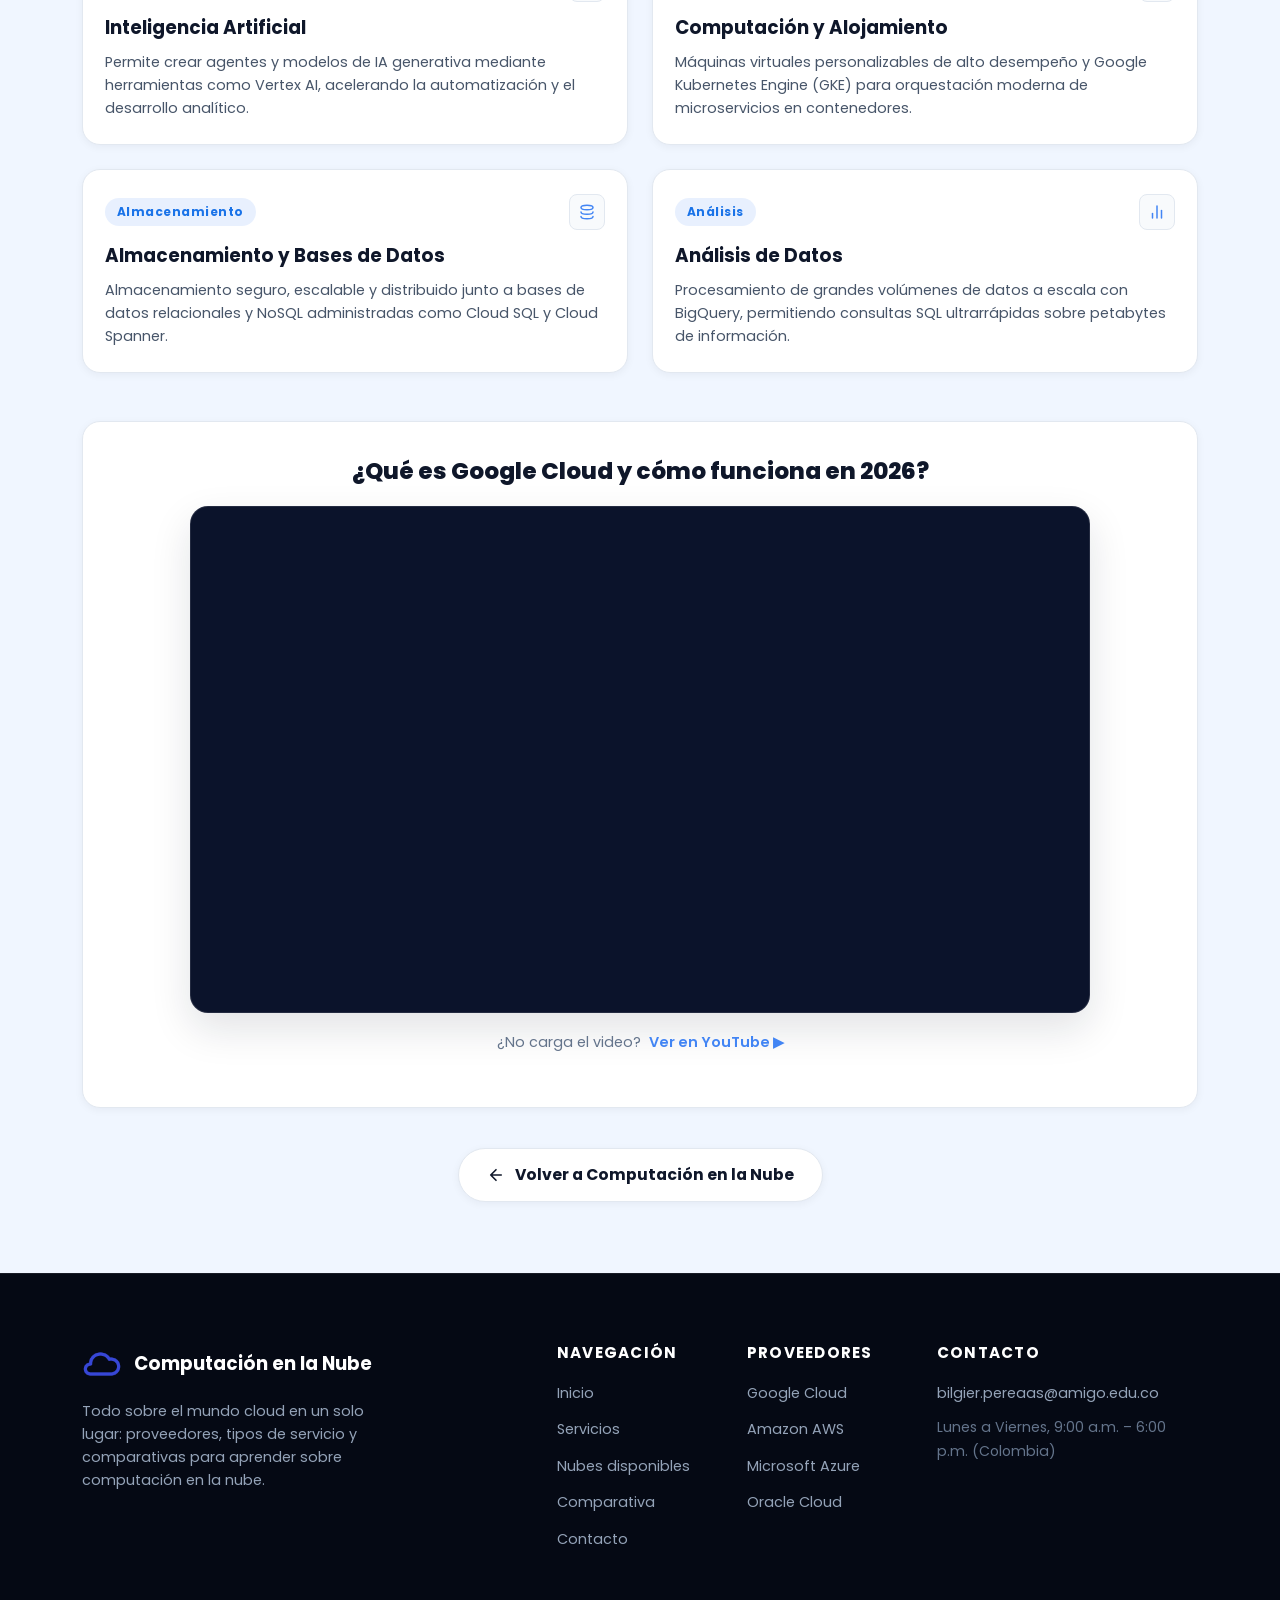
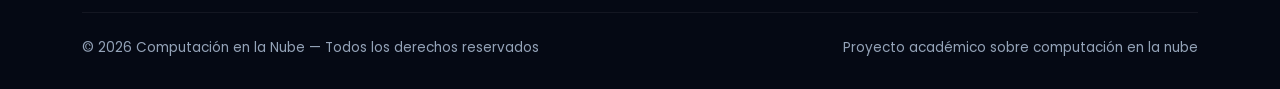
<file: Nube/bil2.html>
<!DOCTYPE html>
<html lang="es">
<head>
    <meta charset="UTF-8">
    <meta name="viewport" content="width=device-width, initial-scale=1.0">
    <meta name="description" content="Google Cloud: plataforma cloud de Google para datos, aplicaciones e inteligencia artificial empresarial.">
    <link rel="shortcut icon" href="Assets/cloud.png" type="image/x-icon">
    <link rel="stylesheet" href="Css/bootstrap.min.css">
    <link rel="stylesheet" href="Css/style.css">
    <title>Google Cloud · Computación en la Nube</title>
</head>
<body class="bil1 page-google">

    <!-- ENLACE DE ACCESIBILIDAD: salta directo al contenido con teclado -->
    <a class="skip-link" href="#contenido">Saltar al contenido</a>

    <!-- BOTÓN VOLVER ARRIBA -->
    <button id="back-to-top" type="button" aria-label="Volver arriba">
        <svg viewBox="0 0 24 24" fill="none" stroke="currentColor" stroke-width="2.2" stroke-linecap="round" stroke-linejoin="round" aria-hidden="true"><path d="M12 19V5M5 12l7-7 7 7"/></svg>
    </button>

    <!-- ========================================================
         NAVBAR
         ======================================================== -->
    <nav class="navbar navbar-expand-lg" data-bs-theme="dark" aria-label="Navegación principal">
        <div class="container-xl">
            <a class="navbar-brand" href="bil.html">
                <img src="Assets/cloud.png" alt="Logo Computación Nube" width="40" height="40">
                <span class="brand-text">Computación <strong>en la Nube</strong></span>
            </a>
            <button class="navbar-toggler" type="button" data-bs-toggle="collapse"
                data-bs-target="#navbarMain" aria-controls="navbarMain"
                aria-expanded="false" aria-label="Abrir menú de navegación">
                <span class="navbar-toggler-icon"></span>
            </button>
            <div class="collapse navbar-collapse" id="navbarMain">
                <ul class="navbar-nav ms-lg-4 me-auto mb-2 mb-lg-0">
                    <li class="nav-item">
                        <a class="nav-link" href="bil.html">Inicio</a>
                    </li>
                    <li class="nav-item dropdown">
                        <a class="nav-link dropdown-toggle active" href="#" role="button" data-bs-toggle="dropdown" aria-expanded="false">
                            Proveedores
                        </a>
                        <ul class="dropdown-menu">
                            <li><a class="dropdown-item active" aria-current="page" href="bil2.html">Google Cloud</a></li>
                            <li><a class="dropdown-item" href="bil3.html">Amazon AWS</a></li>
                            <li><a class="dropdown-item" href="bil4.html">Microsoft Azure</a></li>
                            <li><a class="dropdown-item" href="bil5.html">Oracle Cloud</a></li>
                        </ul>
                    </li>
                    <li class="nav-item dropdown">
                        <a class="nav-link dropdown-toggle" href="#" role="button" data-bs-toggle="dropdown" aria-expanded="false">
                            Noticias
                        </a>
                        <ul class="dropdown-menu">
                            <li><a class="dropdown-item" href="bil.html#news-latest">Últimas noticias</a></li>
                            <li><a class="dropdown-item" href="bil.html#news-upcoming">Próximas innovaciones</a></li>
                            <li><hr class="dropdown-divider"></li>
                            <li><a class="dropdown-item" href="bil.html#news-free">Promociones y capas gratuitas</a></li>
                        </ul>
                    </li>
                    <li class="nav-item">
                        <a class="nav-link" href="bil.html#contact-section">Nosotros</a>
                    </li>
                </ul>
                <form class="nav-search" role="search" id="site-search" action="bil.html">
                    <label for="search-input" class="visually-hidden">Buscar en la página</label>
                    <svg class="nav-search-icon" viewBox="0 0 24 24" fill="none" stroke="currentColor" stroke-width="2" stroke-linecap="round" stroke-linejoin="round" aria-hidden="true"><circle cx="11" cy="11" r="7"/><path d="m20 20-3.5-3.5"/></svg>
                    <input class="form-control" id="search-input" type="search" placeholder="Buscar tecnología, nube..." aria-label="Buscar" autocomplete="off">
                    <button class="nav-search-btn" type="submit">Buscar</button>
                </form>
            </div>
        </div>
    </nav>

    <!-- ========================================================
         CONTENIDO PRINCIPAL
         ======================================================== -->
    <main id="contenido" class="container-xl py-3">

        <!-- ENCABEZADO VISUAL DEL PROVEEDOR -->
        <header class="provider-header fade-in-el">
            <div class="provider-header-inner">
                <div class="provider-header-logo-wrap">
                    <img src="Assets/Google-Cloud-Symbol.png" alt="Logo de Google Cloud" width="48" height="48">
                </div>
                <div class="provider-header-text">
                    <span class="provider-header-tag">Infraestructura Cloud · Google Cloud Platform</span>
                    <h1 class="provider-header-title">Google Cloud</h1>
                    <p class="provider-header-subtitle">Plataforma cloud de Google para datos, aplicaciones e inteligencia artificial empresarial.</p>
                </div>
            </div>
        </header>

        <!-- HERO IMAGE -->
        <section class="subpage-hero-image-wrap fade-in-el" aria-label="Imagen representativa de Google Cloud">
            <div class="image-container">
                <img src="Assets/1301820-align-voted-best-cloud-services-provider-by-both-hedgeweek-and-private-equity-wire.jpg"
                    alt="Google Cloud - Reconocido proveedor de servicios cloud" loading="lazy">
            </div>
        </section>

        <!-- SECCIÓN DE DESCRIPCIÓN -->
        <section class="subpage-description-card fade-in-el" aria-labelledby="desc-heading">
            <div class="subpage-section-title-wrap">
                <h2 id="desc-heading" class="subpage-section-title">Descripción y Arquitectura</h2>
            </div>
            <p class="subpage-lead-text">
                <strong>Google Cloud:</strong> plataforma de servicios de computación en la nube ofrecida por Google que permite a empresas y desarrolladores crear, implementar y escalar aplicaciones utilizando la misma infraestructura global de la compañía.
            </p>
            <p class="subpage-body-text">
                Además de su capacidad técnica, la plataforma destaca por su enfoque en la seguridad corporativa y la flexibilidad operativa a través de soluciones de nube híbrida. Esto significa que las empresas no necesitan migrar toda su información de golpe, sino que pueden conectar sus servidores locales físicos con la infraestructura de Google de manera fluida y protegida mediante cifrado avanzado.
            </p>
            <p class="subpage-body-text mt-3">
                Todo este ecosistema se administra bajo un modelo de pago por consumo, lo que ayuda a optimizar los presupuestos tecnológicos al eliminar los altos costos de mantenimiento de hardware propio, mientras opera bajo un compromiso estricto de sostenibilidad y eficiencia energética en todos sus centros de datos globales.
            </p>
        </section>

        <!-- SECCIÓN: ¿PARA QUÉ SIRVE? -->
        <section class="mb-5 fade-in-el" aria-labelledby="services-heading">
            <div class="section-header mb-4 text-start">
                <span class="eyebrow">Capacidades</span>
                <h2 id="services-heading">¿Para qué sirve Google Cloud?</h2>
                <p>Herramientas esenciales para el cómputo, almacenamiento e inteligencia artificial.</p>
            </div>
            <div class="row g-4">
                <div class="col-12 col-md-6">
                    <article class="service-feature-card">
                        <div class="service-feature-head">
                            <span class="service-feature-badge">IA &amp; ML</span>
                            <div class="service-feature-icon" aria-hidden="true">
                                <svg viewBox="0 0 24 24" fill="none" stroke="currentColor" stroke-width="2" stroke-linecap="round" stroke-linejoin="round"><path d="M12 2v4M12 18v4M4.93 4.93l2.83 2.83M16.24 16.24l2.83 2.83M2 12h4M18 12h4M4.93 19.07l2.83-2.83M16.24 7.76l2.83-2.83"/><circle cx="12" cy="12" r="3"/></svg>
                            </div>
                        </div>
                        <h3>Inteligencia Artificial</h3>
                        <p>Permite crear agentes y modelos de IA generativa mediante herramientas como Vertex AI, acelerando la automatización y el desarrollo analítico.</p>
                    </article>
                </div>
                <div class="col-12 col-md-6">
                    <article class="service-feature-card">
                        <div class="service-feature-head">
                            <span class="service-feature-badge">Cómputo</span>
                            <div class="service-feature-icon" aria-hidden="true">
                                <svg viewBox="0 0 24 24" fill="none" stroke="currentColor" stroke-width="2" stroke-linecap="round" stroke-linejoin="round"><rect x="2" y="2" width="20" height="8" rx="2"/><rect x="2" y="14" width="20" height="8" rx="2"/><line x1="6" y1="6" x2="6.01" y2="6"/><line x1="6" y1="18" x2="6.01" y2="18"/></svg>
                            </div>
                        </div>
                        <h3>Computación y Alojamiento</h3>
                        <p>Máquinas virtuales personalizables de alto desempeño y Google Kubernetes Engine (GKE) para orquestación moderna de microservicios en contenedores.</p>
                    </article>
                </div>
                <div class="col-12 col-md-6">
                    <article class="service-feature-card">
                        <div class="service-feature-head">
                            <span class="service-feature-badge">Almacenamiento</span>
                            <div class="service-feature-icon" aria-hidden="true">
                                <svg viewBox="0 0 24 24" fill="none" stroke="currentColor" stroke-width="2" stroke-linecap="round" stroke-linejoin="round"><path d="M4 6c0 1.66 3.58 3 8 3s8-1.34 8-3-3.58-3-8-3-8 1.34-8 3"/><path d="M4 12c0 1.66 3.58 3 8 3s8-1.34 8-3"/><path d="M4 18c0 1.66 3.58 3 8 3s8-1.34 8-3"/></svg>
                            </div>
                        </div>
                        <h3>Almacenamiento y Bases de Datos</h3>
                        <p>Almacenamiento seguro, escalable y distribuido junto a bases de datos relacionales y NoSQL administradas como Cloud SQL y Cloud Spanner.</p>
                    </article>
                </div>
                <div class="col-12 col-md-6">
                    <article class="service-feature-card">
                        <div class="service-feature-head">
                            <span class="service-feature-badge">Análisis</span>
                            <div class="service-feature-icon" aria-hidden="true">
                                <svg viewBox="0 0 24 24" fill="none" stroke="currentColor" stroke-width="2" stroke-linecap="round" stroke-linejoin="round"><line x1="18" y1="20" x2="18" y2="10"/><line x1="12" y1="20" x2="12" y2="4"/><line x1="6" y1="20" x2="6" y2="14"/></svg>
                            </div>
                        </div>
                        <h3>Análisis de Datos</h3>
                        <p>Procesamiento de grandes volúmenes de datos a escala con BigQuery, permitiendo consultas SQL ultrarrápidas sobre petabytes de información.</p>
                    </article>
                </div>
            </div>
        </section>

        <!-- SECCIÓN DE VIDEO -->
        <section class="subpage-video-box fade-in-el" aria-labelledby="video-heading">
            <h2 id="video-heading" class="subpage-video-title">¿Qué es Google Cloud y cómo funciona en 2026?</h2>
            <div class="video-wrapper">
                <div class="video-container">
                    <iframe src="https://www.youtube.com/embed/1X1SMbfrnfQ"
                        title="Qué es Google Cloud" frameborder="0"
                        allow="accelerometer; autoplay; clipboard-write; encrypted-media; gyroscope; picture-in-picture; web-share"
                        referrerpolicy="strict-origin-when-cross-origin" allowfullscreen></iframe>
                </div>
            </div>
            <p class="video-fallback">
                ¿No carga el video? <a href="https://www.youtube.com/watch?v=1X1SMbfrnfQ" target="_blank" rel="noopener">Ver en YouTube &#9654;</a>
            </p>
        </section>

        <!-- BOTÓN VOLVER -->
        <div class="subpage-back-box fade-in-el">
            <a href="bil.html" class="btn-back-home">
                <svg viewBox="0 0 24 24" fill="none" stroke="currentColor" stroke-width="2.2" stroke-linecap="round" stroke-linejoin="round" aria-hidden="true"><path d="M19 12H5M12 19l-7-7 7-7"/></svg>
                Volver a Computación en la Nube
            </a>
        </div>

    </main>

    <!-- ========================================================
         FOOTER
         ======================================================== -->
    <footer class="site-footer">
        <div class="container-xl">
            <div class="row g-4">
                <div class="col-12 col-lg-4">
                    <a class="footer-brand" href="bil.html">
                        <img src="Assets/cloud.png" alt="" width="40" height="40">
                        <span>Computación en la Nube</span>
                    </a>
                    <p class="footer-desc">Todo sobre el mundo cloud en un solo lugar: proveedores, tipos de servicio y comparativas para aprender sobre computación en la nube.</p>
                </div>

                <div class="col-6 col-md-4 col-lg-2 offset-lg-1">
                    <h2 class="footer-title">Navegación</h2>
                    <ul class="footer-links">
                        <li><a href="bil.html">Inicio</a></li>
                        <li><a href="bil.html#services">Servicios</a></li>
                        <li><a href="bil.html#clouds">Nubes disponibles</a></li>
                        <li><a href="bil.html#comparison">Comparativa</a></li>
                        <li><a href="bil.html#contact-section">Contacto</a></li>
                    </ul>
                </div>

                <div class="col-6 col-md-4 col-lg-2">
                    <h2 class="footer-title">Proveedores</h2>
                    <ul class="footer-links">
                        <li><a href="bil2.html">Google Cloud</a></li>
                        <li><a href="bil3.html">Amazon AWS</a></li>
                        <li><a href="bil4.html">Microsoft Azure</a></li>
                        <li><a href="bil5.html">Oracle Cloud</a></li>
                    </ul>
                </div>

                <div class="col-12 col-md-4 col-lg-3">
                    <h2 class="footer-title">Contacto</h2>
                    <ul class="footer-links">
                        <li><a href="mailto:bilgier.pereaas@amigo.edu.co">bilgier.pereaas@amigo.edu.co</a></li>
                        <li class="footer-text">Lunes a Viernes, 9:00 a.m. – 6:00 p.m. (Colombia)</li>
                    </ul>
                </div>
            </div>

            <div class="footer-bottom">
                <p>&copy; 2026 Computación en la Nube &mdash; Todos los derechos reservados</p>
                <p>Proyecto académico sobre computación en la nube</p>
            </div>
        </div>
    </footer>

    <!-- Popper necesario para dropdowns de Bootstrap -->
    <script src="https://cdn.jsdelivr.net/npm/@popperjs/core@2.11.8/dist/umd/popper.min.js"></script>
    <script src="Js/bootstrap.min.js"></script>
    <script src="Js/archive.js"></script>
</body>
</html>
</file>
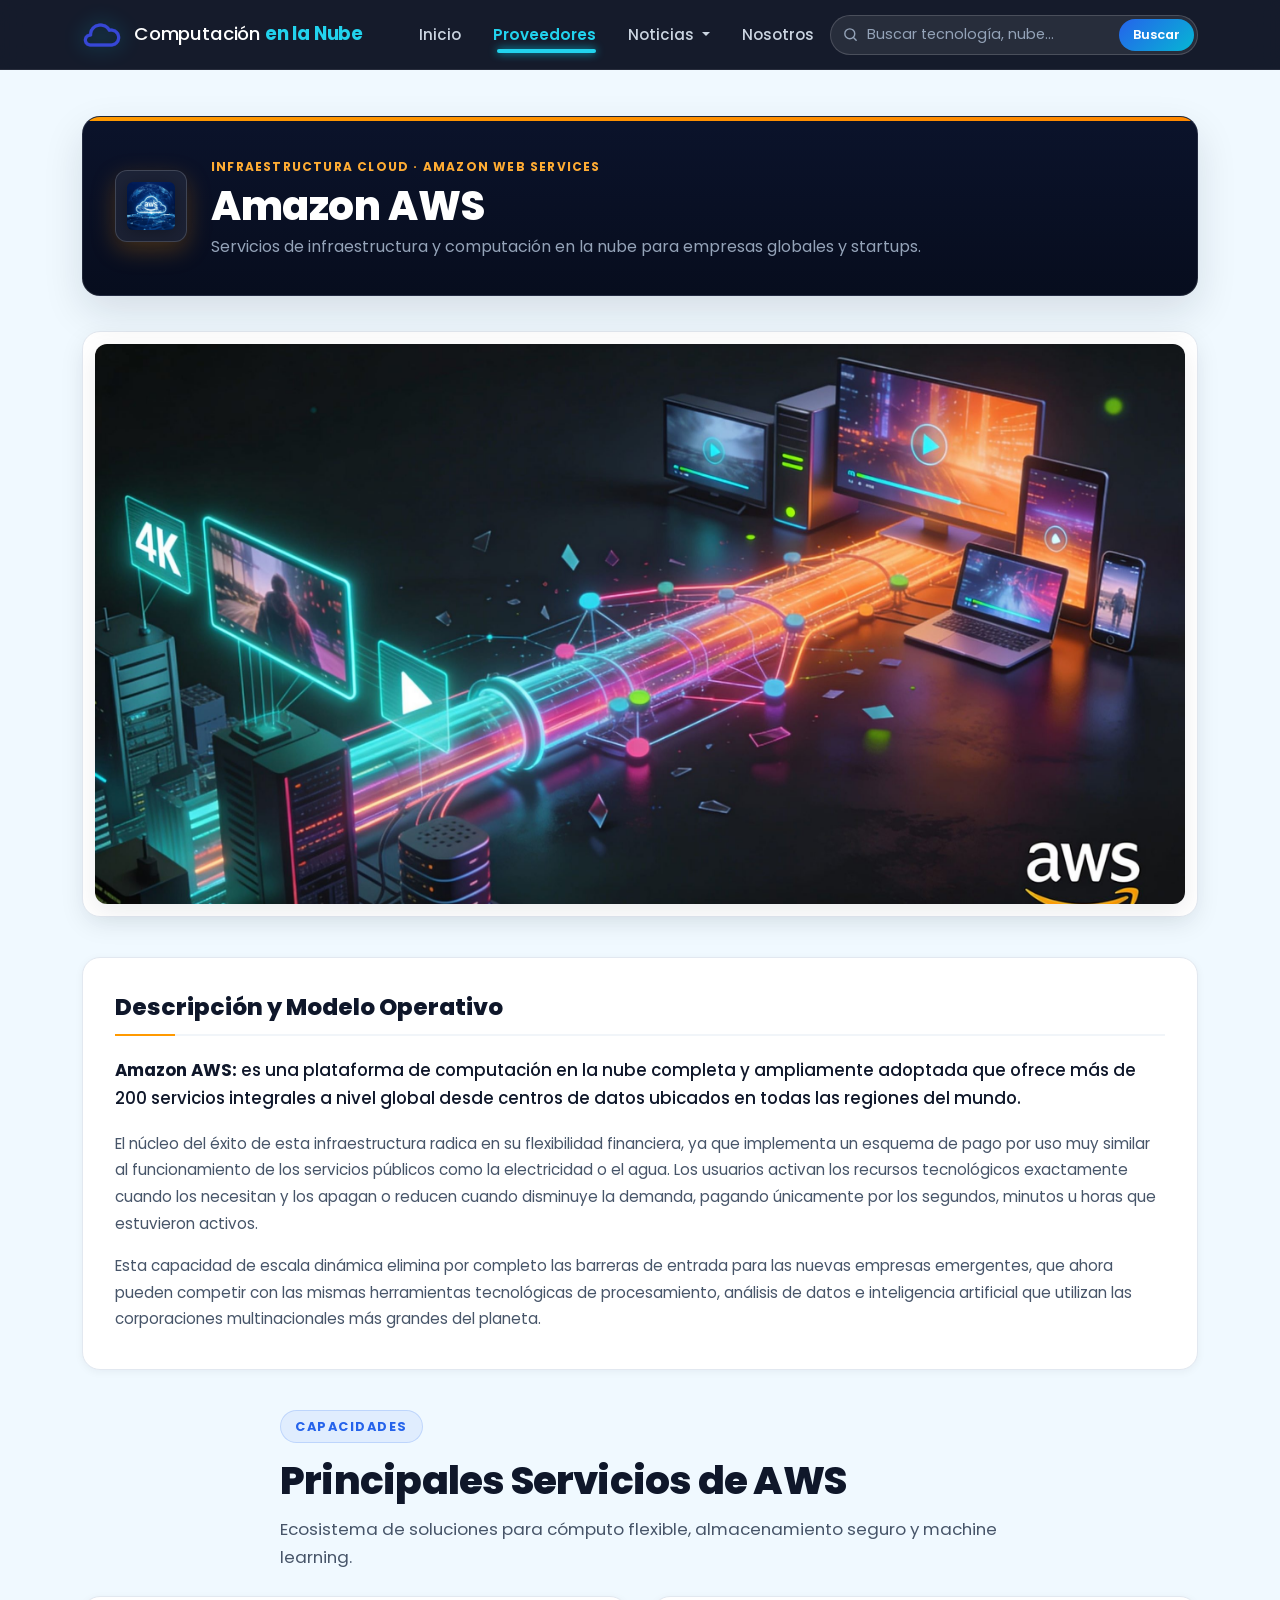
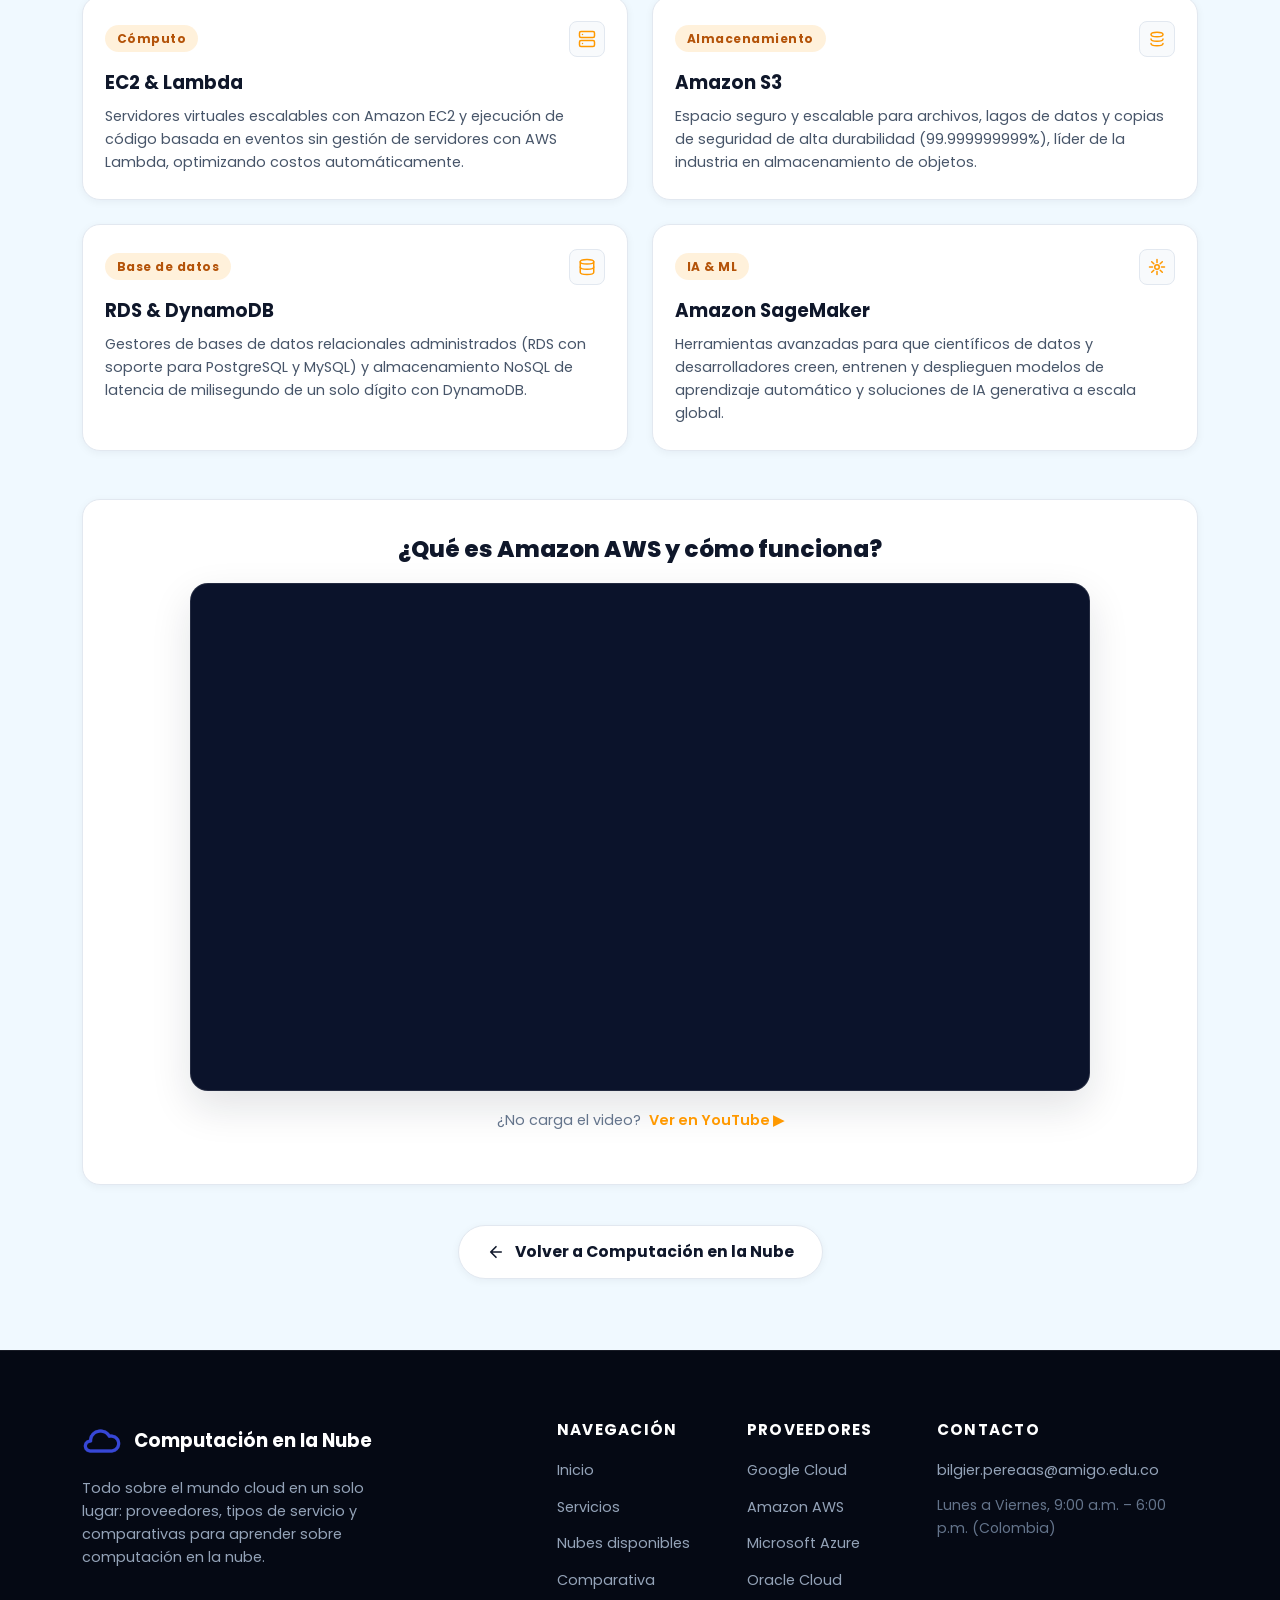
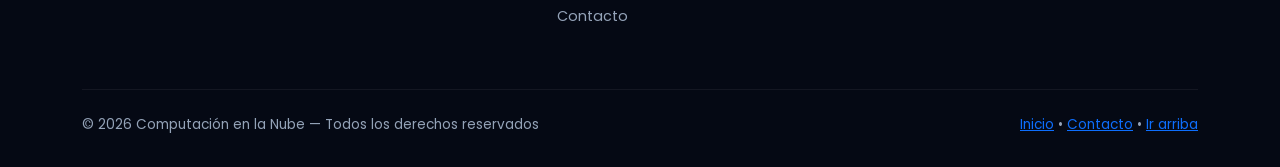
<file: Nube/bil3.html>
<!DOCTYPE html>
<html lang="es">
<head>
    <meta charset="UTF-8">
    <meta name="viewport" content="width=device-width, initial-scale=1.0">
    <meta name="description" content="Amazon AWS: servicios de infraestructura y computación en la nube para cómputo, almacenamiento, bases de datos e inteligencia artificial.">
    <link rel="shortcut icon" href="Assets/cloud.png" type="image/x-icon">
    <link rel="stylesheet" href="Css/bootstrap.min.css">
    <link rel="stylesheet" href="Css/style.css">
    <title>Amazon AWS · Computación en la Nube</title>
</head>
<body class="bil3 page-aws">

    <!-- ENLACE DE ACCESIBILIDAD -->
    <a class="skip-link" href="#contenido">Saltar al contenido</a>

    <!-- BOTÓN VOLVER ARRIBA -->
    <button id="back-to-top" type="button" aria-label="Volver arriba">
        <svg viewBox="0 0 24 24" fill="none" stroke="currentColor" stroke-width="2.2" stroke-linecap="round" stroke-linejoin="round" aria-hidden="true"><path d="M12 19V5M5 12l7-7 7 7"/></svg>
    </button>

    <!-- ========================================================
         NAVBAR
         ======================================================== -->
    <nav class="navbar navbar-expand-lg" data-bs-theme="dark" aria-label="Navegación principal">
        <div class="container-xl">
            <a class="navbar-brand" href="bil.html">
                <img src="Assets/cloud.png" alt="Logo Computación Nube" width="40" height="40">
                <span class="brand-text">Computación <strong>en la Nube</strong></span>
            </a>
            <button class="navbar-toggler" type="button" data-bs-toggle="collapse"
                data-bs-target="#navbarMain" aria-controls="navbarMain"
                aria-expanded="false" aria-label="Abrir menú de navegación">
                <span class="navbar-toggler-icon"></span>
            </button>
            <div class="collapse navbar-collapse" id="navbarMain">
                <ul class="navbar-nav ms-lg-4 me-auto mb-2 mb-lg-0">
                    <li class="nav-item">
                        <a class="nav-link" href="bil.html">Inicio</a>
                    </li>
                    <li class="nav-item dropdown">
                        <a class="nav-link dropdown-toggle active" href="#" role="button" data-bs-toggle="dropdown" aria-expanded="false">
                            Proveedores
                        </a>
                        <ul class="dropdown-menu">
                            <li><a class="dropdown-item" href="bil2.html">Google Cloud</a></li>
                            <li><a class="dropdown-item active" aria-current="page" href="bil3.html">Amazon AWS</a></li>
                            <li><a class="dropdown-item" href="bil4.html">Microsoft Azure</a></li>
                            <li><a class="dropdown-item" href="bil5.html">Oracle Cloud</a></li>
                        </ul>
                    </li>
                    <li class="nav-item dropdown">
                        <a class="nav-link dropdown-toggle" href="#" role="button" data-bs-toggle="dropdown" aria-expanded="false">
                            Noticias
                        </a>
                        <ul class="dropdown-menu">
                            <li><a class="dropdown-item" href="bil.html#news-latest">Últimas noticias</a></li>
                            <li><a class="dropdown-item" href="bil.html#news-upcoming">Próximas innovaciones</a></li>
                            <li><hr class="dropdown-divider"></li>
                            <li><a class="dropdown-item" href="bil.html#news-free">Promociones y capas gratuitas</a></li>
                        </ul>
                    </li>
                    <li class="nav-item">
                        <a class="nav-link" href="bil.html#contact-section">Nosotros</a>
                    </li>
                </ul>
                <form class="nav-search" role="search" id="site-search" action="bil.html">
                    <label for="search-input" class="visually-hidden">Buscar en la página</label>
                    <svg class="nav-search-icon" viewBox="0 0 24 24" fill="none" stroke="currentColor" stroke-width="2" stroke-linecap="round" stroke-linejoin="round" aria-hidden="true"><circle cx="11" cy="11" r="7"/><path d="m20 20-3.5-3.5"/></svg>
                    <input class="form-control" id="search-input" type="search" placeholder="Buscar tecnología, nube..." aria-label="Buscar" autocomplete="off">
                    <button class="nav-search-btn" type="submit">Buscar</button>
                </form>
            </div>
        </div>
    </nav>

    <!-- ========================================================
         CONTENIDO PRINCIPAL
         ======================================================== -->
    <main id="contenido" class="container-xl py-3">

        <!-- ENCABEZADO VISUAL DEL PROVEEDOR -->
        <header class="provider-header fade-in-el">
            <div class="provider-header-inner">
                <div class="provider-header-logo-wrap">
                    <img src="Assets/0_5VEmcnBp5i1AJNDU.jpg" alt="Logo de Amazon AWS" width="48" height="48" style="border-radius: 6px; object-fit: cover;">
                </div>
                <div class="provider-header-text">
                    <span class="provider-header-tag">Infraestructura Cloud · Amazon Web Services</span>
                    <h1 class="provider-header-title">Amazon AWS</h1>
                    <p class="provider-header-subtitle">Servicios de infraestructura y computación en la nube para empresas globales y startups.</p>
                </div>
            </div>
        </header>

        <!-- HERO IMAGE -->
        <section class="subpage-hero-image-wrap fade-in-el" aria-label="Imagen de arquitectura Amazon AWS">
            <div class="image-container">
                <img src="Assets/AWS-Streaming-Architecture-2-scaled.jpg"
                    alt="Amazon AWS - Arquitectura de Streaming y Servicios en la Nube" loading="lazy">
            </div>
        </section>

        <!-- SECCIÓN DE DESCRIPCIÓN -->
        <section class="subpage-description-card fade-in-el" aria-labelledby="desc-heading">
            <div class="subpage-section-title-wrap">
                <h2 id="desc-heading" class="subpage-section-title">Descripción y Modelo Operativo</h2>
            </div>
            <p class="subpage-lead-text">
                <strong>Amazon AWS:</strong> es una plataforma de computación en la nube completa y ampliamente adoptada que ofrece más de 200 servicios integrales a nivel global desde centros de datos ubicados en todas las regiones del mundo.
            </p>
            <p class="subpage-body-text">
                El núcleo del éxito de esta infraestructura radica en su flexibilidad financiera, ya que implementa un esquema de pago por uso muy similar al funcionamiento de los servicios públicos como la electricidad o el agua. Los usuarios activan los recursos tecnológicos exactamente cuando los necesitan y los apagan o reducen cuando disminuye la demanda, pagando únicamente por los segundos, minutos u horas que estuvieron activos.
            </p>
            <p class="subpage-body-text mt-3">
                Esta capacidad de escala dinámica elimina por completo las barreras de entrada para las nuevas empresas emergentes, que ahora pueden competir con las mismas herramientas tecnológicas de procesamiento, análisis de datos e inteligencia artificial que utilizan las corporaciones multinacionales más grandes del planeta.
            </p>
        </section>

        <!-- SECCIÓN: PRINCIPALES SERVICIOS -->
        <section class="mb-5 fade-in-el" aria-labelledby="services-heading">
            <div class="section-header mb-4 text-start">
                <span class="eyebrow">Capacidades</span>
                <h2 id="services-heading">Principales Servicios de AWS</h2>
                <p>Ecosistema de soluciones para cómputo flexible, almacenamiento seguro y machine learning.</p>
            </div>
            <div class="row g-4">
                <div class="col-12 col-md-6">
                    <article class="service-feature-card">
                        <div class="service-feature-head">
                            <span class="service-feature-badge">Cómputo</span>
                            <div class="service-feature-icon" aria-hidden="true">
                                <svg viewBox="0 0 24 24" fill="none" stroke="currentColor" stroke-width="2" stroke-linecap="round" stroke-linejoin="round"><rect x="2" y="2" width="20" height="8" rx="2"/><rect x="2" y="14" width="20" height="8" rx="2"/><line x1="6" y1="6" x2="6.01" y2="6"/><line x1="6" y1="18" x2="6.01" y2="18"/></svg>
                            </div>
                        </div>
                        <h3>EC2 &amp; Lambda</h3>
                        <p>Servidores virtuales escalables con Amazon EC2 y ejecución de código basada en eventos sin gestión de servidores con AWS Lambda, optimizando costos automáticamente.</p>
                    </article>
                </div>

                <div class="col-12 col-md-6">
                    <article class="service-feature-card">
                        <div class="service-feature-head">
                            <span class="service-feature-badge">Almacenamiento</span>
                            <div class="service-feature-icon" aria-hidden="true">
                                <svg viewBox="0 0 24 24" fill="none" stroke="currentColor" stroke-width="2" stroke-linecap="round" stroke-linejoin="round"><path d="M4 6c0 1.66 3.58 3 8 3s8-1.34 8-3-3.58-3-8-3-8 1.34-8 3"/><path d="M4 12c0 1.66 3.58 3 8 3s8-1.34 8-3"/><path d="M4 18c0 1.66 3.58 3 8 3s8-1.34 8-3"/></svg>
                            </div>
                        </div>
                        <h3>Amazon S3</h3>
                        <p>Espacio seguro y escalable para archivos, lagos de datos y copias de seguridad de alta durabilidad (99.999999999%), líder de la industria en almacenamiento de objetos.</p>
                    </article>
                </div>

                <div class="col-12 col-md-6">
                    <article class="service-feature-card">
                        <div class="service-feature-head">
                            <span class="service-feature-badge">Base de datos</span>
                            <div class="service-feature-icon" aria-hidden="true">
                                <svg viewBox="0 0 24 24" fill="none" stroke="currentColor" stroke-width="2" stroke-linecap="round" stroke-linejoin="round"><ellipse cx="12" cy="5" rx="9" ry="3"/><path d="M21 12c0 1.66-4 3-9 3s-9-1.34-9-3"/><path d="M3 5v14c0 1.66 4 3 9 3s9-1.34 9-3V5"/></svg>
                            </div>
                        </div>
                        <h3>RDS &amp; DynamoDB</h3>
                        <p>Gestores de bases de datos relacionales administrados (RDS con soporte para PostgreSQL y MySQL) y almacenamiento NoSQL de latencia de milisegundo de un solo dígito con DynamoDB.</p>
                    </article>
                </div>

                <div class="col-12 col-md-6">
                    <article class="service-feature-card">
                        <div class="service-feature-head">
                            <span class="service-feature-badge">IA &amp; ML</span>
                            <div class="service-feature-icon" aria-hidden="true">
                                <svg viewBox="0 0 24 24" fill="none" stroke="currentColor" stroke-width="2" stroke-linecap="round" stroke-linejoin="round"><path d="M12 2v4M12 18v4M4.93 4.93l2.83 2.83M16.24 16.24l2.83 2.83M2 12h4M18 12h4M4.93 19.07l2.83-2.83M16.24 7.76l2.83-2.83"/><circle cx="12" cy="12" r="3"/></svg>
                            </div>
                        </div>
                        <h3>Amazon SageMaker</h3>
                        <p>Herramientas avanzadas para que científicos de datos y desarrolladores creen, entrenen y desplieguen modelos de aprendizaje automático y soluciones de IA generativa a escala global.</p>
                    </article>
                </div>
            </div>
        </section>

        <!-- SECCIÓN DE VIDEO -->
        <section class="subpage-video-box fade-in-el" aria-labelledby="video-heading">
            <h2 id="video-heading" class="subpage-video-title">¿Qué es Amazon AWS y cómo funciona?</h2>
            <div class="video-wrapper">
                <div class="video-container">
                    <iframe src="https://www.youtube.com/embed/x2vrg7HuM6g"
                        title="Qué es Amazon AWS" frameborder="0"
                        allow="accelerometer; autoplay; clipboard-write; encrypted-media; gyroscope; picture-in-picture; web-share"
                        referrerpolicy="strict-origin-when-cross-origin" allowfullscreen></iframe>
                </div>
            </div>
            <p class="video-fallback">
                ¿No carga el video? <a href="https://www.youtube.com/watch?v=x2vrg7HuM6g" target="_blank" rel="noopener">Ver en YouTube &#9654;</a>
            </p>
        </section>

        <!-- BOTÓN VOLVER -->
        <div class="subpage-back-box fade-in-el">
            <a href="bil.html" class="btn-back-home">
                <svg viewBox="0 0 24 24" fill="none" stroke="currentColor" stroke-width="2.2" stroke-linecap="round" stroke-linejoin="round" aria-hidden="true"><path d="M19 12H5M12 19l-7-7 7-7"/></svg>
                Volver a Computación en la Nube
            </a>
        </div>

    </main>

    <!-- ========================================================
         FOOTER
         ======================================================== -->
    <footer class="site-footer">
        <div class="container-xl">
            <div class="row g-4">
                <div class="col-12 col-lg-4">
                    <a class="footer-brand" href="bil.html">
                        <img src="Assets/cloud.png" alt="" width="40" height="40">
                        <span>Computación en la Nube</span>
                    </a>
                    <p class="footer-desc">Todo sobre el mundo cloud en un solo lugar: proveedores, tipos de servicio y comparativas para aprender sobre computación en la nube.</p>
                </div>

                <div class="col-6 col-md-4 col-lg-2 offset-lg-1">
                    <h2 class="footer-title">Navegación</h2>
                    <ul class="footer-links">
                        <li><a href="bil.html">Inicio</a></li>
                        <li><a href="bil.html#services">Servicios</a></li>
                        <li><a href="bil.html#clouds">Nubes disponibles</a></li>
                        <li><a href="bil.html#comparison">Comparativa</a></li>
                        <li><a href="bil.html#contact-section">Contacto</a></li>
                    </ul>
                </div>

                <div class="col-6 col-md-4 col-lg-2">
                    <h2 class="footer-title">Proveedores</h2>
                    <ul class="footer-links">
                        <li><a href="bil2.html">Google Cloud</a></li>
                        <li><a href="bil3.html">Amazon AWS</a></li>
                        <li><a href="bil4.html">Microsoft Azure</a></li>
                        <li><a href="bil5.html">Oracle Cloud</a></li>
                    </ul>
                </div>

                <div class="col-12 col-md-4 col-lg-3">
                    <h2 class="footer-title">Contacto</h2>
                    <ul class="footer-links">
                        <li><a href="mailto:bilgier.pereaas@amigo.edu.co">bilgier.pereaas@amigo.edu.co</a></li>
                        <li class="footer-text">Lunes a Viernes, 9:00 a.m. – 6:00 p.m. (Colombia)</li>
                    </ul>
                </div>
            </div>

            <div class="footer-bottom">
                <p>&copy; 2026 Computación en la Nube &mdash; Todos los derechos reservados</p>
                <div class="footer-bottom-links">
                    <a href="bil.html">Inicio</a>
                    <span>&bull;</span>
                    <a href="bil.html#contact-section">Contacto</a>
                    <span>&bull;</span>
                    <a href="#contenido">Ir arriba</a>
                </div>
            </div>
        </div>
    </footer>

    <!-- SCRIPTS -->
    <script src="https://cdn.jsdelivr.net/npm/@popperjs/core@2.11.8/dist/umd/popper.min.js"></script>
    <script src="Js/bootstrap.min.js"></script>
    <script src="Js/archive.js"></script>
</body>
</html>
</file>
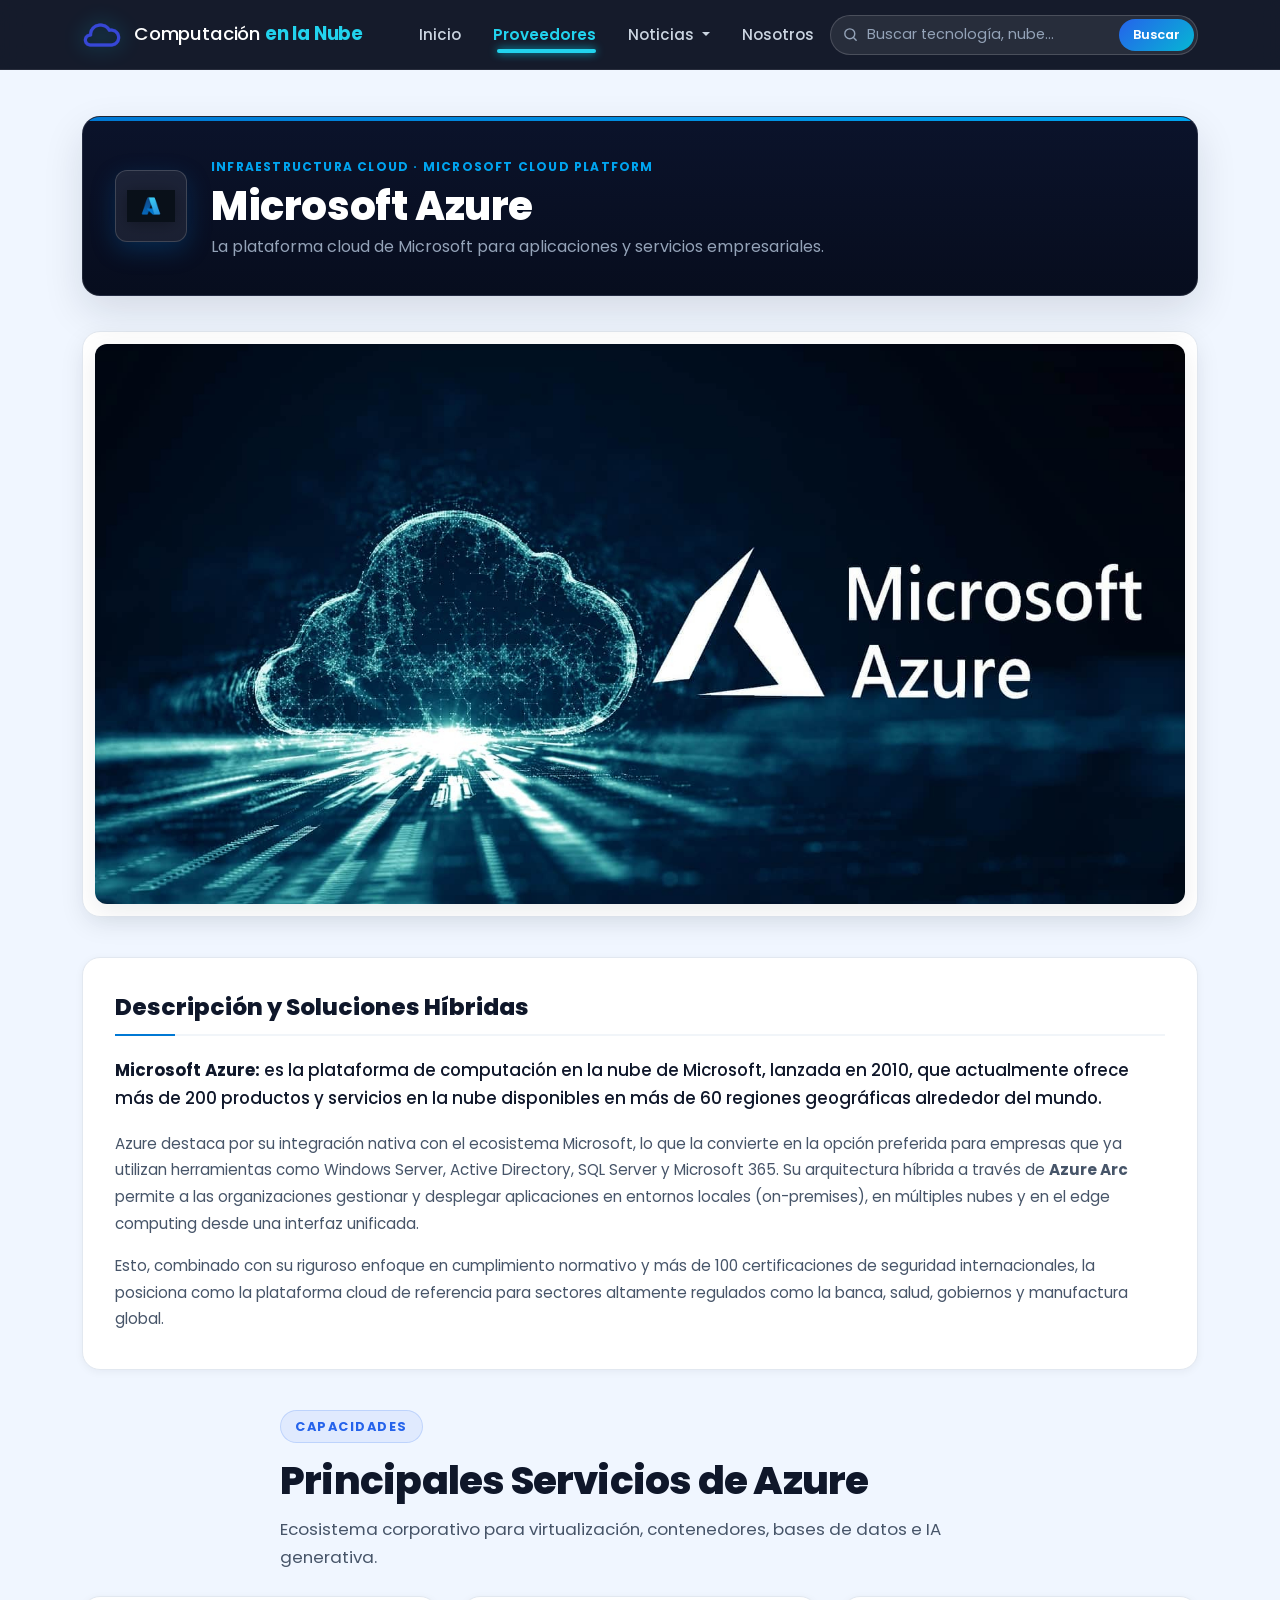
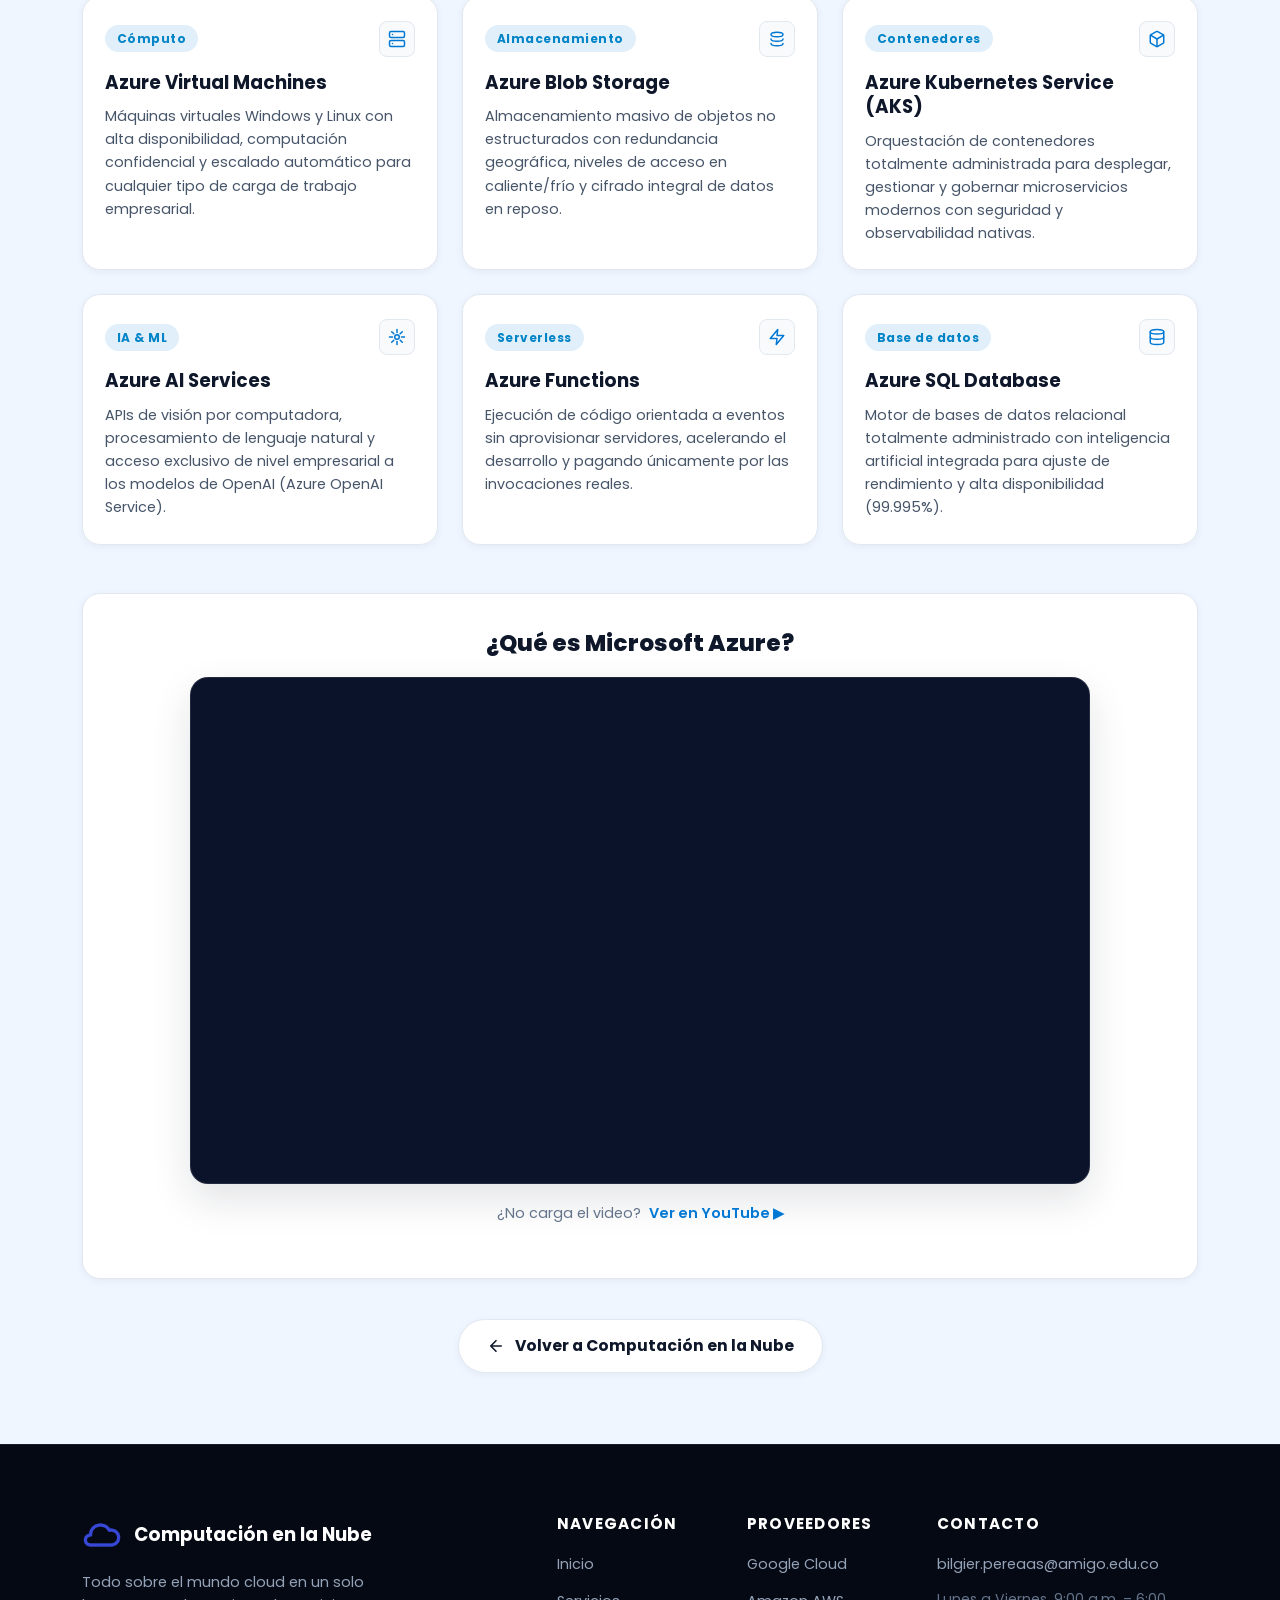
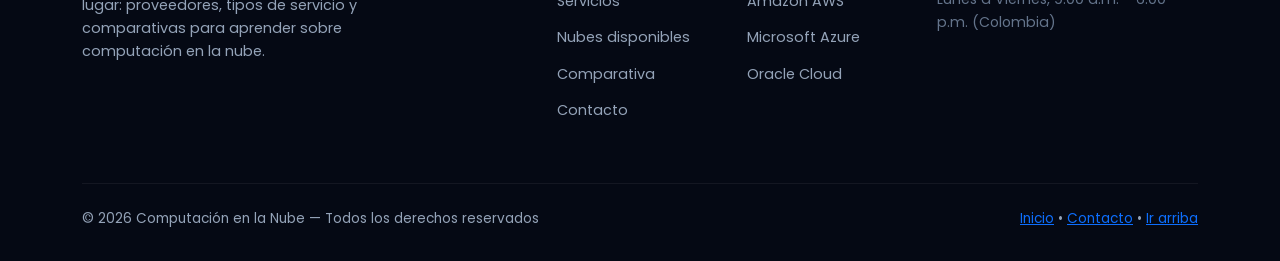
<file: Nube/bil4.html>
<!DOCTYPE html>
<html lang="es">
<head>
    <meta charset="UTF-8">
    <meta name="viewport" content="width=device-width, initial-scale=1.0">
    <meta name="description" content="Microsoft Azure: plataforma de computación en la nube para aplicaciones empresariales, cómputo híbrido, bases de datos e inteligencia artificial.">
    <link rel="shortcut icon" href="Assets/cloud.png" type="image/x-icon">
    <link rel="stylesheet" href="Css/bootstrap.min.css">
    <link rel="stylesheet" href="Css/style.css">
    <title>Microsoft Azure · Computación en la Nube</title>
</head>
<body class="bil4-bg page-azure">

    <!-- ENLACE DE ACCESIBILIDAD -->
    <a class="skip-link" href="#contenido">Saltar al contenido</a>

    <!-- BOTÓN VOLVER ARRIBA -->
    <button id="back-to-top" type="button" aria-label="Volver arriba">
        <svg viewBox="0 0 24 24" fill="none" stroke="currentColor" stroke-width="2.2" stroke-linecap="round" stroke-linejoin="round" aria-hidden="true"><path d="M12 19V5M5 12l7-7 7 7"/></svg>
    </button>

    <!-- ========================================================
         NAVBAR
         ======================================================== -->
    <nav class="navbar navbar-expand-lg" data-bs-theme="dark" aria-label="Navegación principal">
        <div class="container-xl">
            <a class="navbar-brand" href="bil.html">
                <img src="Assets/cloud.png" alt="Logo Computación Nube" width="40" height="40">
                <span class="brand-text">Computación <strong>en la Nube</strong></span>
            </a>
            <button class="navbar-toggler" type="button" data-bs-toggle="collapse"
                data-bs-target="#navbarMain" aria-controls="navbarMain"
                aria-expanded="false" aria-label="Abrir menú de navegación">
                <span class="navbar-toggler-icon"></span>
            </button>
            <div class="collapse navbar-collapse" id="navbarMain">
                <ul class="navbar-nav ms-lg-4 me-auto mb-2 mb-lg-0">
                    <li class="nav-item">
                        <a class="nav-link" href="bil.html">Inicio</a>
                    </li>
                    <li class="nav-item dropdown">
                        <a class="nav-link dropdown-toggle active" href="#" role="button" data-bs-toggle="dropdown" aria-expanded="false">
                            Proveedores
                        </a>
                        <ul class="dropdown-menu">
                            <li><a class="dropdown-item" href="bil2.html">Google Cloud</a></li>
                            <li><a class="dropdown-item" href="bil3.html">Amazon AWS</a></li>
                            <li><a class="dropdown-item active" aria-current="page" href="bil4.html">Microsoft Azure</a></li>
                            <li><a class="dropdown-item" href="bil5.html">Oracle Cloud</a></li>
                        </ul>
                    </li>
                    <li class="nav-item dropdown">
                        <a class="nav-link dropdown-toggle" href="#" role="button" data-bs-toggle="dropdown" aria-expanded="false">
                            Noticias
                        </a>
                        <ul class="dropdown-menu">
                            <li><a class="dropdown-item" href="bil.html#news-latest">Últimas noticias</a></li>
                            <li><a class="dropdown-item" href="bil.html#news-upcoming">Próximas innovaciones</a></li>
                            <li><hr class="dropdown-divider"></li>
                            <li><a class="dropdown-item" href="bil.html#news-free">Promociones y capas gratuitas</a></li>
                        </ul>
                    </li>
                    <li class="nav-item">
                        <a class="nav-link" href="bil.html#contact-section">Nosotros</a>
                    </li>
                </ul>
                <form class="nav-search" role="search" id="site-search" action="bil.html">
                    <label for="search-input" class="visually-hidden">Buscar en la página</label>
                    <svg class="nav-search-icon" viewBox="0 0 24 24" fill="none" stroke="currentColor" stroke-width="2" stroke-linecap="round" stroke-linejoin="round" aria-hidden="true"><circle cx="11" cy="11" r="7"/><path d="m20 20-3.5-3.5"/></svg>
                    <input class="form-control" id="search-input" type="search" placeholder="Buscar tecnología, nube..." aria-label="Buscar" autocomplete="off">
                    <button class="nav-search-btn" type="submit">Buscar</button>
                </form>
            </div>
        </div>
    </nav>

    <!-- ========================================================
         CONTENIDO PRINCIPAL
         ======================================================== -->
    <main id="contenido" class="container-xl py-3">

        <!-- ENCABEZADO VISUAL DEL PROVEEDOR -->
        <header class="provider-header fade-in-el">
            <div class="provider-header-inner">
                <div class="provider-header-logo-wrap">
                    <img src="Assets/Microsoft-Azure-2025-Logo.webp" alt="Logo de Microsoft Azure" width="48" height="48">
                </div>
                <div class="provider-header-text">
                    <span class="provider-header-tag">Infraestructura Cloud · Microsoft Cloud Platform</span>
                    <h1 class="provider-header-title">Microsoft Azure</h1>
                    <p class="provider-header-subtitle">La plataforma cloud de Microsoft para aplicaciones y servicios empresariales.</p>
                </div>
            </div>
        </header>

        <!-- HERO IMAGE -->
        <section class="subpage-hero-image-wrap fade-in-el" aria-label="Imagen representativa de Microsoft Azure">
            <div class="image-container">
                <img src="Assets/Microsoft-Azure.jpg"
                    alt="Microsoft Azure - Plataforma Cloud Empresarial y Centros de Datos" loading="lazy">
            </div>
        </section>

        <!-- SECCIÓN DE DESCRIPCIÓN -->
        <section class="subpage-description-card fade-in-el" aria-labelledby="desc-heading">
            <div class="subpage-section-title-wrap">
                <h2 id="desc-heading" class="subpage-section-title">Descripción y Soluciones Híbridas</h2>
            </div>
            <p class="subpage-lead-text">
                <strong>Microsoft Azure:</strong> es la plataforma de computación en la nube de Microsoft, lanzada en 2010, que actualmente ofrece más de 200 productos y servicios en la nube disponibles en más de 60 regiones geográficas alrededor del mundo.
            </p>
            <p class="subpage-body-text">
                Azure destaca por su integración nativa con el ecosistema Microsoft, lo que la convierte en la opción preferida para empresas que ya utilizan herramientas como Windows Server, Active Directory, SQL Server y Microsoft 365. Su arquitectura híbrida a través de <strong>Azure Arc</strong> permite a las organizaciones gestionar y desplegar aplicaciones en entornos locales (on-premises), en múltiples nubes y en el edge computing desde una interfaz unificada.
            </p>
            <p class="subpage-body-text mt-3">
                Esto, combinado con su riguroso enfoque en cumplimiento normativo y más de 100 certificaciones de seguridad internacionales, la posiciona como la plataforma cloud de referencia para sectores altamente regulados como la banca, salud, gobiernos y manufactura global.
            </p>
        </section>

        <!-- SECCIÓN: PRINCIPALES SERVICIOS -->
        <section class="mb-5 fade-in-el" aria-labelledby="services-heading">
            <div class="section-header mb-4 text-start">
                <span class="eyebrow">Capacidades</span>
                <h2 id="services-heading">Principales Servicios de Azure</h2>
                <p>Ecosistema corporativo para virtualización, contenedores, bases de datos e IA generativa.</p>
            </div>
            <div class="row g-4">
                <div class="col-12 col-md-6 col-lg-4">
                    <article class="service-feature-card">
                        <div class="service-feature-head">
                            <span class="service-feature-badge">Cómputo</span>
                            <div class="service-feature-icon" aria-hidden="true">
                                <svg viewBox="0 0 24 24" fill="none" stroke="currentColor" stroke-width="2" stroke-linecap="round" stroke-linejoin="round"><rect x="2" y="2" width="20" height="8" rx="2"/><rect x="2" y="14" width="20" height="8" rx="2"/><line x1="6" y1="6" x2="6.01" y2="6"/><line x1="6" y1="18" x2="6.01" y2="18"/></svg>
                            </div>
                        </div>
                        <h3>Azure Virtual Machines</h3>
                        <p>Máquinas virtuales Windows y Linux con alta disponibilidad, computación confidencial y escalado automático para cualquier tipo de carga de trabajo empresarial.</p>
                    </article>
                </div>

                <div class="col-12 col-md-6 col-lg-4">
                    <article class="service-feature-card">
                        <div class="service-feature-head">
                            <span class="service-feature-badge">Almacenamiento</span>
                            <div class="service-feature-icon" aria-hidden="true">
                                <svg viewBox="0 0 24 24" fill="none" stroke="currentColor" stroke-width="2" stroke-linecap="round" stroke-linejoin="round"><path d="M4 6c0 1.66 3.58 3 8 3s8-1.34 8-3-3.58-3-8-3-8 1.34-8 3"/><path d="M4 12c0 1.66 3.58 3 8 3s8-1.34 8-3"/><path d="M4 18c0 1.66 3.58 3 8 3s8-1.34 8-3"/></svg>
                            </div>
                        </div>
                        <h3>Azure Blob Storage</h3>
                        <p>Almacenamiento masivo de objetos no estructurados con redundancia geográfica, niveles de acceso en caliente/frío y cifrado integral de datos en reposo.</p>
                    </article>
                </div>

                <div class="col-12 col-md-6 col-lg-4">
                    <article class="service-feature-card">
                        <div class="service-feature-head">
                            <span class="service-feature-badge">Contenedores</span>
                            <div class="service-feature-icon" aria-hidden="true">
                                <svg viewBox="0 0 24 24" fill="none" stroke="currentColor" stroke-width="2" stroke-linecap="round" stroke-linejoin="round"><path d="M21 16V8a2 2 0 0 0-1-1.73l-7-4a2 2 0 0 0-2 0l-7 4A2 2 0 0 0 3 8v8a2 2 0 0 0 1 1.73l7 4a2 2 0 0 0 2 0l7-4A2 2 0 0 0 21 16z"/><polyline points="3.27 6.96 12 12.01 20.73 6.96"/><line x1="12" y1="22.08" x2="12" y2="12"/></svg>
                            </div>
                        </div>
                        <h3>Azure Kubernetes Service (AKS)</h3>
                        <p>Orquestación de contenedores totalmente administrada para desplegar, gestionar y gobernar microservicios modernos con seguridad y observabilidad nativas.</p>
                    </article>
                </div>

                <div class="col-12 col-md-6 col-lg-4">
                    <article class="service-feature-card">
                        <div class="service-feature-head">
                            <span class="service-feature-badge">IA &amp; ML</span>
                            <div class="service-feature-icon" aria-hidden="true">
                                <svg viewBox="0 0 24 24" fill="none" stroke="currentColor" stroke-width="2" stroke-linecap="round" stroke-linejoin="round"><path d="M12 2v4M12 18v4M4.93 4.93l2.83 2.83M16.24 16.24l2.83 2.83M2 12h4M18 12h4M4.93 19.07l2.83-2.83M16.24 7.76l2.83-2.83"/><circle cx="12" cy="12" r="3"/></svg>
                            </div>
                        </div>
                        <h3>Azure AI Services</h3>
                        <p>APIs de visión por computadora, procesamiento de lenguaje natural y acceso exclusivo de nivel empresarial a los modelos de OpenAI (Azure OpenAI Service).</p>
                    </article>
                </div>

                <div class="col-12 col-md-6 col-lg-4">
                    <article class="service-feature-card">
                        <div class="service-feature-head">
                            <span class="service-feature-badge">Serverless</span>
                            <div class="service-feature-icon" aria-hidden="true">
                                <svg viewBox="0 0 24 24" fill="none" stroke="currentColor" stroke-width="2" stroke-linecap="round" stroke-linejoin="round"><polygon points="13 2 3 14 12 14 11 22 21 10 12 10 13 2"/></svg>
                            </div>
                        </div>
                        <h3>Azure Functions</h3>
                        <p>Ejecución de código orientada a eventos sin aprovisionar servidores, acelerando el desarrollo y pagando únicamente por las invocaciones reales.</p>
                    </article>
                </div>

                <div class="col-12 col-md-6 col-lg-4">
                    <article class="service-feature-card">
                        <div class="service-feature-head">
                            <span class="service-feature-badge">Base de datos</span>
                            <div class="service-feature-icon" aria-hidden="true">
                                <svg viewBox="0 0 24 24" fill="none" stroke="currentColor" stroke-width="2" stroke-linecap="round" stroke-linejoin="round"><ellipse cx="12" cy="5" rx="9" ry="3"/><path d="M21 12c0 1.66-4 3-9 3s-9-1.34-9-3"/><path d="M3 5v14c0 1.66 4 3 9 3s9-1.34 9-3V5"/></svg>
                            </div>
                        </div>
                        <h3>Azure SQL Database</h3>
                        <p>Motor de bases de datos relacional totalmente administrado con inteligencia artificial integrada para ajuste de rendimiento y alta disponibilidad (99.995%).</p>
                    </article>
                </div>
            </div>
        </section>

        <!-- SECCIÓN DE VIDEO -->
        <section class="subpage-video-box fade-in-el" aria-labelledby="video-heading">
            <h2 id="video-heading" class="subpage-video-title">¿Qué es Microsoft Azure?</h2>
            <div class="video-wrapper">
                <div class="video-container">
                    <iframe src="https://www.youtube.com/embed/NKEFWyqJ5XA"
                        title="Qué es Microsoft Azure" frameborder="0"
                        allow="accelerometer; autoplay; clipboard-write; encrypted-media; gyroscope; picture-in-picture; web-share"
                        referrerpolicy="strict-origin-when-cross-origin" allowfullscreen></iframe>
                </div>
            </div>
            <p class="video-fallback">
                ¿No carga el video? <a href="https://www.youtube.com/watch?v=NKEFWyqJ5XA" target="_blank" rel="noopener">Ver en YouTube &#9654;</a>
            </p>
        </section>

        <!-- BOTÓN VOLVER -->
        <div class="subpage-back-box fade-in-el">
            <a href="bil.html" class="btn-back-home">
                <svg viewBox="0 0 24 24" fill="none" stroke="currentColor" stroke-width="2.2" stroke-linecap="round" stroke-linejoin="round" aria-hidden="true"><path d="M19 12H5M12 19l-7-7 7-7"/></svg>
                Volver a Computación en la Nube
            </a>
        </div>

    </main>

    <!-- ========================================================
         FOOTER
         ======================================================== -->
    <footer class="site-footer">
        <div class="container-xl">
            <div class="row g-4">
                <div class="col-12 col-lg-4">
                    <a class="footer-brand" href="bil.html">
                        <img src="Assets/cloud.png" alt="" width="40" height="40">
                        <span>Computación en la Nube</span>
                    </a>
                    <p class="footer-desc">Todo sobre el mundo cloud en un solo lugar: proveedores, tipos de servicio y comparativas para aprender sobre computación en la nube.</p>
                </div>

                <div class="col-6 col-md-4 col-lg-2 offset-lg-1">
                    <h2 class="footer-title">Navegación</h2>
                    <ul class="footer-links">
                        <li><a href="bil.html">Inicio</a></li>
                        <li><a href="bil.html#services">Servicios</a></li>
                        <li><a href="bil.html#clouds">Nubes disponibles</a></li>
                        <li><a href="bil.html#comparison">Comparativa</a></li>
                        <li><a href="bil.html#contact-section">Contacto</a></li>
                    </ul>
                </div>

                <div class="col-6 col-md-4 col-lg-2">
                    <h2 class="footer-title">Proveedores</h2>
                    <ul class="footer-links">
                        <li><a href="bil2.html">Google Cloud</a></li>
                        <li><a href="bil3.html">Amazon AWS</a></li>
                        <li><a href="bil4.html">Microsoft Azure</a></li>
                        <li><a href="bil5.html">Oracle Cloud</a></li>
                    </ul>
                </div>

                <div class="col-12 col-md-4 col-lg-3">
                    <h2 class="footer-title">Contacto</h2>
                    <ul class="footer-links">
                        <li><a href="mailto:bilgier.pereaas@amigo.edu.co">bilgier.pereaas@amigo.edu.co</a></li>
                        <li class="footer-text">Lunes a Viernes, 9:00 a.m. – 6:00 p.m. (Colombia)</li>
                    </ul>
                </div>
            </div>

            <div class="footer-bottom">
                <p>&copy; 2026 Computación en la Nube &mdash; Todos los derechos reservados</p>
                <div class="footer-bottom-links">
                    <a href="bil.html">Inicio</a>
                    <span>&bull;</span>
                    <a href="bil.html#contact-section">Contacto</a>
                    <span>&bull;</span>
                    <a href="#contenido">Ir arriba</a>
                </div>
            </div>
        </div>
    </footer>

    <!-- SCRIPTS -->
    <script src="https://cdn.jsdelivr.net/npm/@popperjs/core@2.11.8/dist/umd/popper.min.js"></script>
    <script src="Js/bootstrap.min.js"></script>
    <script src="Js/archive.js"></script>
</body>
</html>
</file>
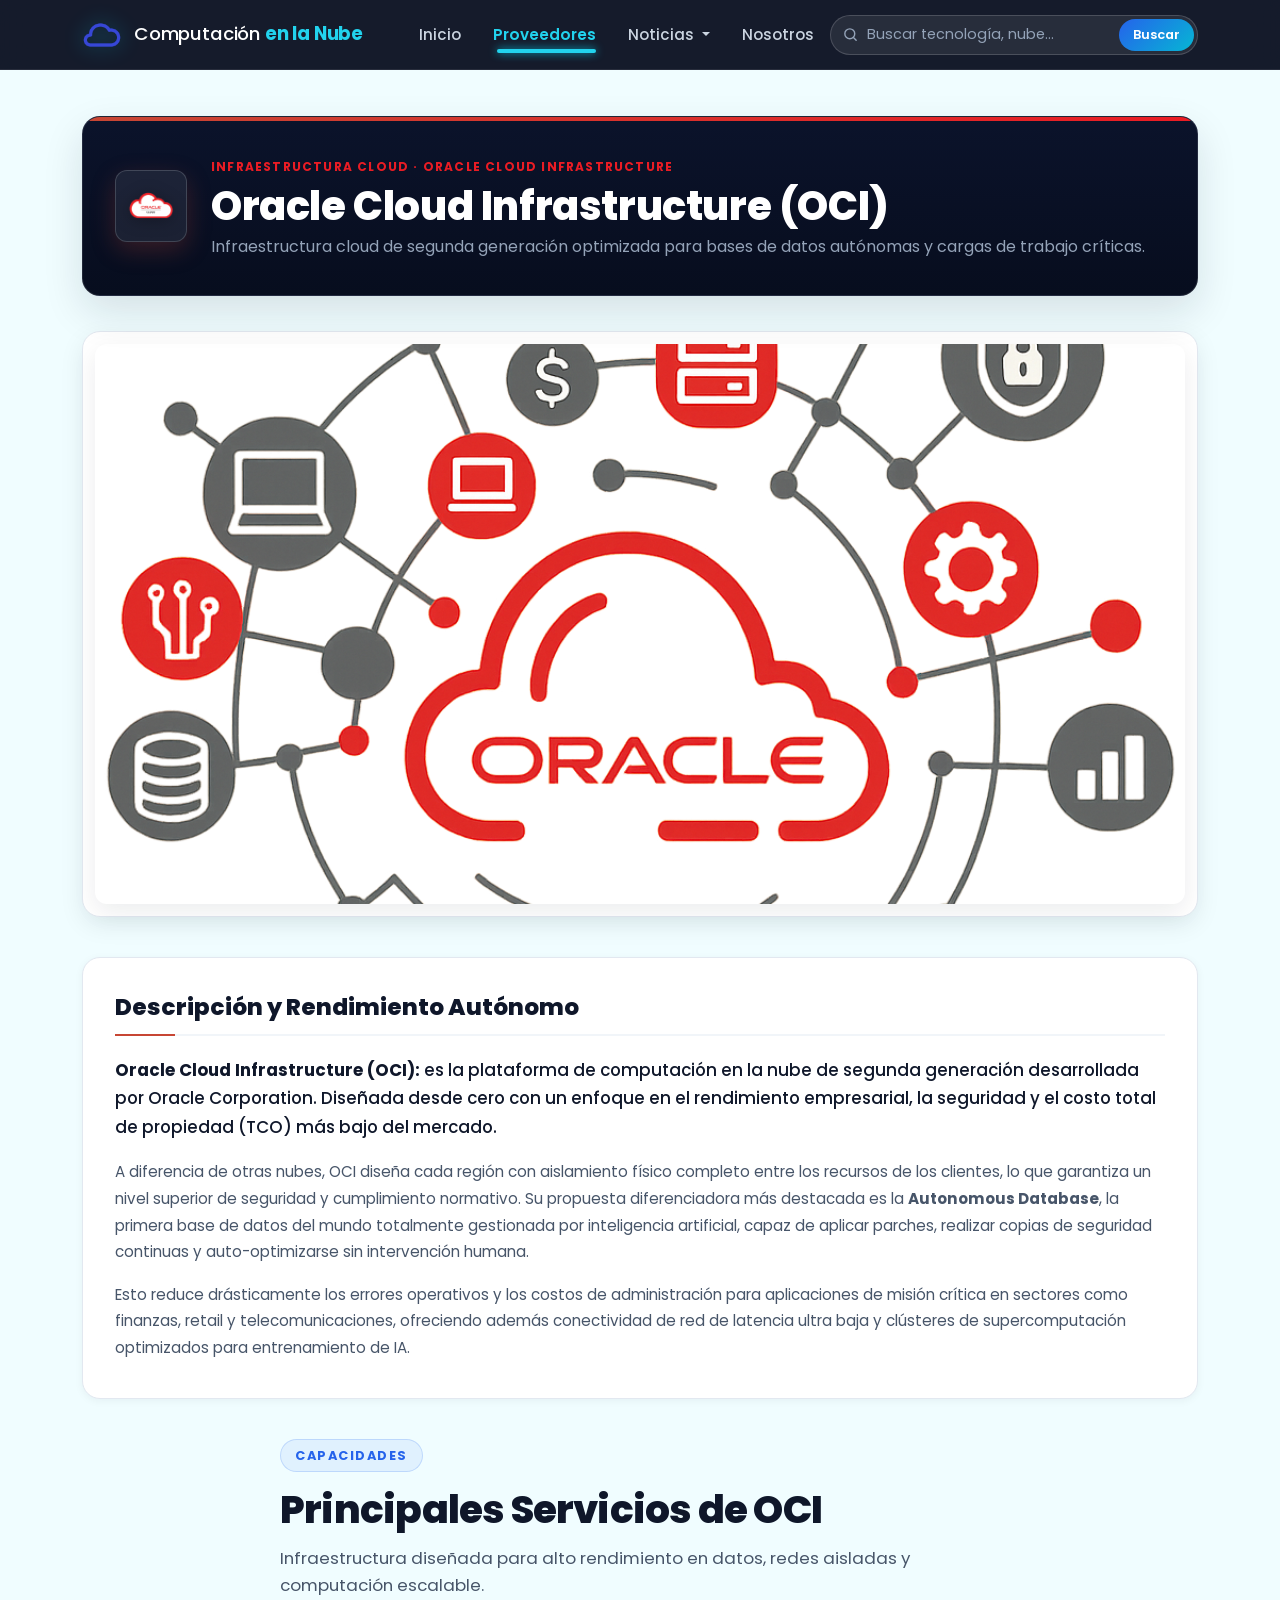
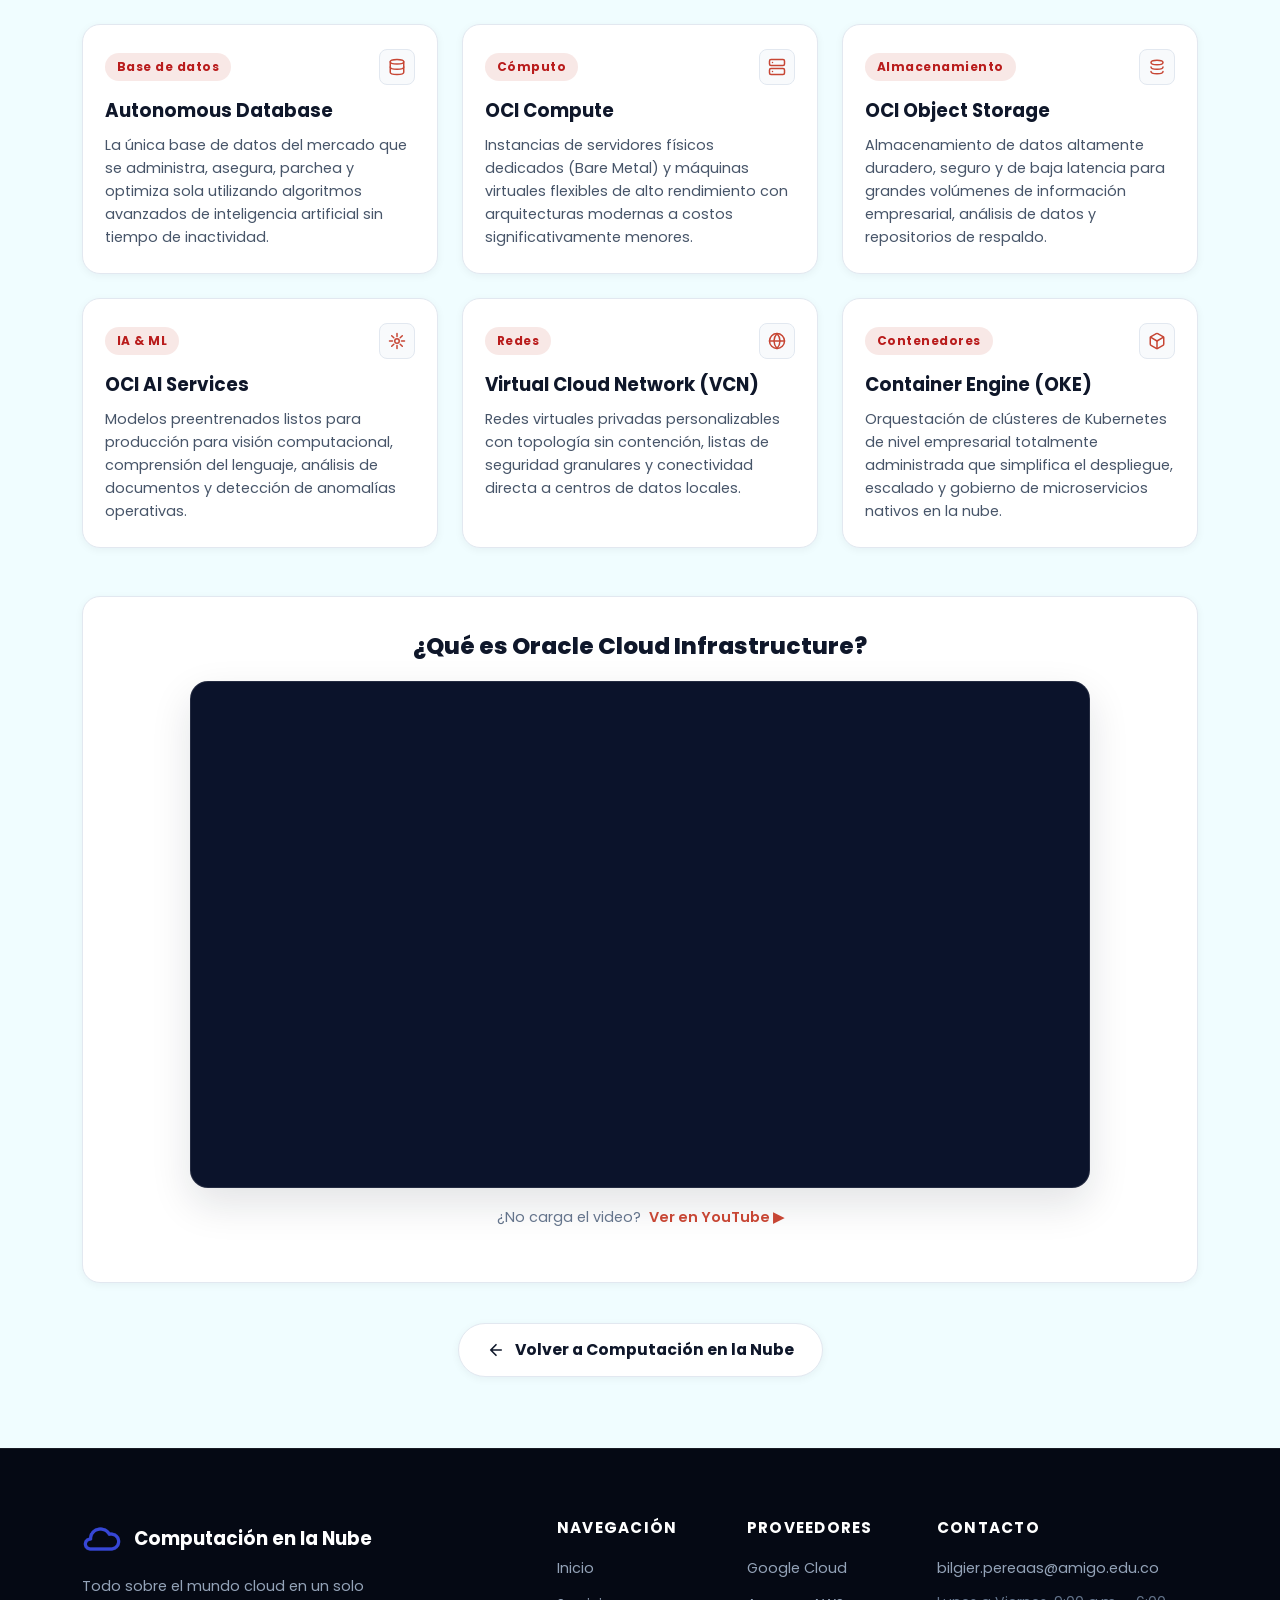
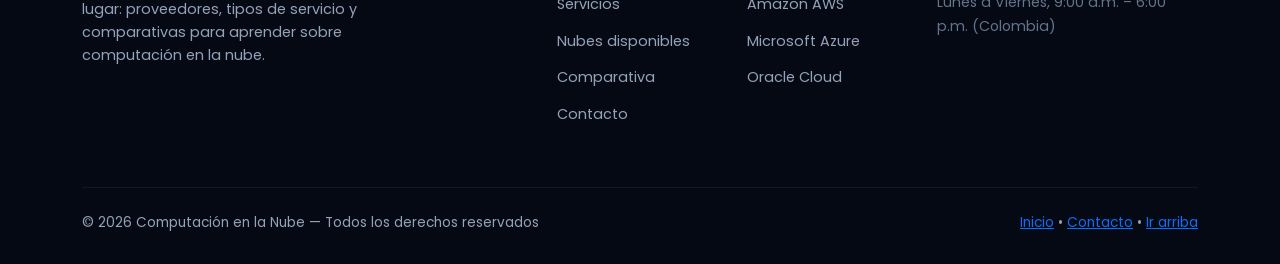
<file: Nube/bil5.html>
<!DOCTYPE html>
<html lang="es">
<head>
    <meta charset="UTF-8">
    <meta name="viewport" content="width=device-width, initial-scale=1.0">
    <meta name="description" content="Oracle Cloud Infrastructure (OCI): computación cloud de segunda generación para bases de datos autónomas, cómputo de alto desempeño y cargas críticas.">
    <link rel="shortcut icon" href="Assets/cloud.png" type="image/x-icon">
    <link rel="stylesheet" href="Css/bootstrap.min.css">
    <link rel="stylesheet" href="Css/style.css">
    <title>Oracle Cloud (OCI) · Computación en la Nube</title>
</head>
<body class="bil5-bg page-oracle">

    <!-- ENLACE DE ACCESIBILIDAD -->
    <a class="skip-link" href="#contenido">Saltar al contenido</a>

    <!-- BOTÓN VOLVER ARRIBA -->
    <button id="back-to-top" type="button" aria-label="Volver arriba">
        <svg viewBox="0 0 24 24" fill="none" stroke="currentColor" stroke-width="2.2" stroke-linecap="round" stroke-linejoin="round" aria-hidden="true"><path d="M12 19V5M5 12l7-7 7 7"/></svg>
    </button>

    <!-- ========================================================
         NAVBAR
         ======================================================== -->
    <nav class="navbar navbar-expand-lg" data-bs-theme="dark" aria-label="Navegación principal">
        <div class="container-xl">
            <a class="navbar-brand" href="bil.html">
                <img src="Assets/cloud.png" alt="Logo Computación Nube" width="40" height="40">
                <span class="brand-text">Computación <strong>en la Nube</strong></span>
            </a>
            <button class="navbar-toggler" type="button" data-bs-toggle="collapse"
                data-bs-target="#navbarMain" aria-controls="navbarMain"
                aria-expanded="false" aria-label="Abrir menú de navegación">
                <span class="navbar-toggler-icon"></span>
            </button>
            <div class="collapse navbar-collapse" id="navbarMain">
                <ul class="navbar-nav ms-lg-4 me-auto mb-2 mb-lg-0">
                    <li class="nav-item">
                        <a class="nav-link" href="bil.html">Inicio</a>
                    </li>
                    <li class="nav-item dropdown">
                        <a class="nav-link dropdown-toggle active" href="#" role="button" data-bs-toggle="dropdown" aria-expanded="false">
                            Proveedores
                        </a>
                        <ul class="dropdown-menu">
                            <li><a class="dropdown-item" href="bil2.html">Google Cloud</a></li>
                            <li><a class="dropdown-item" href="bil3.html">Amazon AWS</a></li>
                            <li><a class="dropdown-item" href="bil4.html">Microsoft Azure</a></li>
                            <li><a class="dropdown-item active" aria-current="page" href="bil5.html">Oracle Cloud</a></li>
                        </ul>
                    </li>
                    <li class="nav-item dropdown">
                        <a class="nav-link dropdown-toggle" href="#" role="button" data-bs-toggle="dropdown" aria-expanded="false">
                            Noticias
                        </a>
                        <ul class="dropdown-menu">
                            <li><a class="dropdown-item" href="bil.html#news-latest">Últimas noticias</a></li>
                            <li><a class="dropdown-item" href="bil.html#news-upcoming">Próximas innovaciones</a></li>
                            <li><hr class="dropdown-divider"></li>
                            <li><a class="dropdown-item" href="bil.html#news-free">Promociones y capas gratuitas</a></li>
                        </ul>
                    </li>
                    <li class="nav-item">
                        <a class="nav-link" href="bil.html#contact-section">Nosotros</a>
                    </li>
                </ul>
                <form class="nav-search" role="search" id="site-search" action="bil.html">
                    <label for="search-input" class="visually-hidden">Buscar en la página</label>
                    <svg class="nav-search-icon" viewBox="0 0 24 24" fill="none" stroke="currentColor" stroke-width="2" stroke-linecap="round" stroke-linejoin="round" aria-hidden="true"><circle cx="11" cy="11" r="7"/><path d="m20 20-3.5-3.5"/></svg>
                    <input class="form-control" id="search-input" type="search" placeholder="Buscar tecnología, nube..." aria-label="Buscar" autocomplete="off">
                    <button class="nav-search-btn" type="submit">Buscar</button>
                </form>
            </div>
        </div>
    </nav>

    <!-- ========================================================
         CONTENIDO PRINCIPAL
         ======================================================== -->
    <main id="contenido" class="container-xl py-3">

        <!-- ENCABEZADO VISUAL DEL PROVEEDOR -->
        <header class="provider-header fade-in-el">
            <div class="provider-header-inner">
                <div class="provider-header-logo-wrap">
                    <img src="Assets/Oracle-Cloud-Emblem.png" alt="Logo de Oracle Cloud" width="48" height="48">
                </div>
                <div class="provider-header-text">
                    <span class="provider-header-tag">Infraestructura Cloud · Oracle Cloud Infrastructure</span>
                    <h1 class="provider-header-title">Oracle Cloud Infrastructure (OCI)</h1>
                    <p class="provider-header-subtitle">Infraestructura cloud de segunda generación optimizada para bases de datos autónomas y cargas de trabajo críticas.</p>
                </div>
            </div>
        </header>

        <!-- HERO IMAGE -->
        <section class="subpage-hero-image-wrap fade-in-el" aria-label="Imagen representativa de Oracle Cloud">
            <div class="image-container">
                <img src="Assets/ChatGPT-Image-10-de-set.-de-2025_-17_18_51.webp"
                    alt="Oracle Cloud Infrastructure - Centros de Datos y Rendimiento Empresarial" loading="lazy">
            </div>
        </section>

        <!-- SECCIÓN DE DESCRIPCIÓN -->
        <section class="subpage-description-card fade-in-el" aria-labelledby="desc-heading">
            <div class="subpage-section-title-wrap">
                <h2 id="desc-heading" class="subpage-section-title">Descripción y Rendimiento Autónomo</h2>
            </div>
            <p class="subpage-lead-text">
                <strong>Oracle Cloud Infrastructure (OCI):</strong> es la plataforma de computación en la nube de segunda generación desarrollada por Oracle Corporation. Diseñada desde cero con un enfoque en el rendimiento empresarial, la seguridad y el costo total de propiedad (TCO) más bajo del mercado.
            </p>
            <p class="subpage-body-text">
                A diferencia de otras nubes, OCI diseña cada región con aislamiento físico completo entre los recursos de los clientes, lo que garantiza un nivel superior de seguridad y cumplimiento normativo. Su propuesta diferenciadora más destacada es la <strong>Autonomous Database</strong>, la primera base de datos del mundo totalmente gestionada por inteligencia artificial, capaz de aplicar parches, realizar copias de seguridad continuas y auto-optimizarse sin intervención humana.
            </p>
            <p class="subpage-body-text mt-3">
                Esto reduce drásticamente los errores operativos y los costos de administración para aplicaciones de misión crítica en sectores como finanzas, retail y telecomunicaciones, ofreciendo además conectividad de red de latencia ultra baja y clústeres de supercomputación optimizados para entrenamiento de IA.
            </p>
        </section>

        <!-- SECCIÓN: PRINCIPALES SERVICIOS -->
        <section class="mb-5 fade-in-el" aria-labelledby="services-heading">
            <div class="section-header mb-4 text-start">
                <span class="eyebrow">Capacidades</span>
                <h2 id="services-heading">Principales Servicios de OCI</h2>
                <p>Infraestructura diseñada para alto rendimiento en datos, redes aisladas y computación escalable.</p>
            </div>
            <div class="row g-4">
                <div class="col-12 col-md-6 col-lg-4">
                    <article class="service-feature-card">
                        <div class="service-feature-head">
                            <span class="service-feature-badge">Base de datos</span>
                            <div class="service-feature-icon" aria-hidden="true">
                                <svg viewBox="0 0 24 24" fill="none" stroke="currentColor" stroke-width="2" stroke-linecap="round" stroke-linejoin="round"><ellipse cx="12" cy="5" rx="9" ry="3"/><path d="M21 12c0 1.66-4 3-9 3s-9-1.34-9-3"/><path d="M3 5v14c0 1.66 4 3 9 3s9-1.34 9-3V5"/></svg>
                            </div>
                        </div>
                        <h3>Autonomous Database</h3>
                        <p>La única base de datos del mercado que se administra, asegura, parchea y optimiza sola utilizando algoritmos avanzados de inteligencia artificial sin tiempo de inactividad.</p>
                    </article>
                </div>

                <div class="col-12 col-md-6 col-lg-4">
                    <article class="service-feature-card">
                        <div class="service-feature-head">
                            <span class="service-feature-badge">Cómputo</span>
                            <div class="service-feature-icon" aria-hidden="true">
                                <svg viewBox="0 0 24 24" fill="none" stroke="currentColor" stroke-width="2" stroke-linecap="round" stroke-linejoin="round"><rect x="2" y="2" width="20" height="8" rx="2"/><rect x="2" y="14" width="20" height="8" rx="2"/><line x1="6" y1="6" x2="6.01" y2="6"/><line x1="6" y1="18" x2="6.01" y2="18"/></svg>
                            </div>
                        </div>
                        <h3>OCI Compute</h3>
                        <p>Instancias de servidores físicos dedicados (Bare Metal) y máquinas virtuales flexibles de alto rendimiento con arquitecturas modernas a costos significativamente menores.</p>
                    </article>
                </div>

                <div class="col-12 col-md-6 col-lg-4">
                    <article class="service-feature-card">
                        <div class="service-feature-head">
                            <span class="service-feature-badge">Almacenamiento</span>
                            <div class="service-feature-icon" aria-hidden="true">
                                <svg viewBox="0 0 24 24" fill="none" stroke="currentColor" stroke-width="2" stroke-linecap="round" stroke-linejoin="round"><path d="M4 6c0 1.66 3.58 3 8 3s8-1.34 8-3-3.58-3-8-3-8 1.34-8 3"/><path d="M4 12c0 1.66 3.58 3 8 3s8-1.34 8-3"/><path d="M4 18c0 1.66 3.58 3 8 3s8-1.34 8-3"/></svg>
                            </div>
                        </div>
                        <h3>OCI Object Storage</h3>
                        <p>Almacenamiento de datos altamente duradero, seguro y de baja latencia para grandes volúmenes de información empresarial, análisis de datos y repositorios de respaldo.</p>
                    </article>
                </div>

                <div class="col-12 col-md-6 col-lg-4">
                    <article class="service-feature-card">
                        <div class="service-feature-head">
                            <span class="service-feature-badge">IA &amp; ML</span>
                            <div class="service-feature-icon" aria-hidden="true">
                                <svg viewBox="0 0 24 24" fill="none" stroke="currentColor" stroke-width="2" stroke-linecap="round" stroke-linejoin="round"><path d="M12 2v4M12 18v4M4.93 4.93l2.83 2.83M16.24 16.24l2.83 2.83M2 12h4M18 12h4M4.93 19.07l2.83-2.83M16.24 7.76l2.83-2.83"/><circle cx="12" cy="12" r="3"/></svg>
                            </div>
                        </div>
                        <h3>OCI AI Services</h3>
                        <p>Modelos preentrenados listos para producción para visión computacional, comprensión del lenguaje, análisis de documentos y detección de anomalías operativas.</p>
                    </article>
                </div>

                <div class="col-12 col-md-6 col-lg-4">
                    <article class="service-feature-card">
                        <div class="service-feature-head">
                            <span class="service-feature-badge">Redes</span>
                            <div class="service-feature-icon" aria-hidden="true">
                                <svg viewBox="0 0 24 24" fill="none" stroke="currentColor" stroke-width="2" stroke-linecap="round" stroke-linejoin="round"><circle cx="12" cy="12" r="10"/><line x1="2" y1="12" x2="22" y2="12"/><path d="M12 2a15.3 15.3 0 0 1 4 10 15.3 15.3 0 0 1-4 10 15.3 15.3 0 0 1-4-10 15.3 15.3 0 0 1 4-10z"/></svg>
                            </div>
                        </div>
                        <h3>Virtual Cloud Network (VCN)</h3>
                        <p>Redes virtuales privadas personalizables con topología sin contención, listas de seguridad granulares y conectividad directa a centros de datos locales.</p>
                    </article>
                </div>

                <div class="col-12 col-md-6 col-lg-4">
                    <article class="service-feature-card">
                        <div class="service-feature-head">
                            <span class="service-feature-badge">Contenedores</span>
                            <div class="service-feature-icon" aria-hidden="true">
                                <svg viewBox="0 0 24 24" fill="none" stroke="currentColor" stroke-width="2" stroke-linecap="round" stroke-linejoin="round"><path d="M21 16V8a2 2 0 0 0-1-1.73l-7-4a2 2 0 0 0-2 0l-7 4A2 2 0 0 0 3 8v8a2 2 0 0 0 1 1.73l7 4a2 2 0 0 0 2 0l7-4A2 2 0 0 0 21 16z"/><polyline points="3.27 6.96 12 12.01 20.73 6.96"/><line x1="12" y1="22.08" x2="12" y2="12"/></svg>
                            </div>
                        </div>
                        <h3>Container Engine (OKE)</h3>
                        <p>Orquestación de clústeres de Kubernetes de nivel empresarial totalmente administrada que simplifica el despliegue, escalado y gobierno de microservicios nativos en la nube.</p>
                    </article>
                </div>
            </div>
        </section>

        <!-- SECCIÓN DE VIDEO -->
        <section class="subpage-video-box fade-in-el" aria-labelledby="video-heading">
            <h2 id="video-heading" class="subpage-video-title">¿Qué es Oracle Cloud Infrastructure?</h2>
            <div class="video-wrapper">
                <div class="video-container">
                    <iframe src="https://www.youtube.com/embed/j_hFCXDwl1w"
                        title="Qué es Oracle Cloud" frameborder="0"
                        allow="accelerometer; autoplay; clipboard-write; encrypted-media; gyroscope; picture-in-picture; web-share"
                        referrerpolicy="strict-origin-when-cross-origin" allowfullscreen></iframe>
                </div>
            </div>
            <p class="video-fallback">
                ¿No carga el video? <a href="https://www.youtube.com/watch?v=j_hFCXDwl1w" target="_blank" rel="noopener">Ver en YouTube &#9654;</a>
            </p>
        </section>

        <!-- BOTÓN VOLVER -->
        <div class="subpage-back-box fade-in-el">
            <a href="bil.html" class="btn-back-home">
                <svg viewBox="0 0 24 24" fill="none" stroke="currentColor" stroke-width="2.2" stroke-linecap="round" stroke-linejoin="round" aria-hidden="true"><path d="M19 12H5M12 19l-7-7 7-7"/></svg>
                Volver a Computación en la Nube
            </a>
        </div>

    </main>

    <!-- ========================================================
         FOOTER
         ======================================================== -->
    <footer class="site-footer">
        <div class="container-xl">
            <div class="row g-4">
                <div class="col-12 col-lg-4">
                    <a class="footer-brand" href="bil.html">
                        <img src="Assets/cloud.png" alt="" width="40" height="40">
                        <span>Computación en la Nube</span>
                    </a>
                    <p class="footer-desc">Todo sobre el mundo cloud en un solo lugar: proveedores, tipos de servicio y comparativas para aprender sobre computación en la nube.</p>
                </div>

                <div class="col-6 col-md-4 col-lg-2 offset-lg-1">
                    <h2 class="footer-title">Navegación</h2>
                    <ul class="footer-links">
                        <li><a href="bil.html">Inicio</a></li>
                        <li><a href="bil.html#services">Servicios</a></li>
                        <li><a href="bil.html#clouds">Nubes disponibles</a></li>
                        <li><a href="bil.html#comparison">Comparativa</a></li>
                        <li><a href="bil.html#contact-section">Contacto</a></li>
                    </ul>
                </div>

                <div class="col-6 col-md-4 col-lg-2">
                    <h2 class="footer-title">Proveedores</h2>
                    <ul class="footer-links">
                        <li><a href="bil2.html">Google Cloud</a></li>
                        <li><a href="bil3.html">Amazon AWS</a></li>
                        <li><a href="bil4.html">Microsoft Azure</a></li>
                        <li><a href="bil5.html">Oracle Cloud</a></li>
                    </ul>
                </div>

                <div class="col-12 col-md-4 col-lg-3">
                    <h2 class="footer-title">Contacto</h2>
                    <ul class="footer-links">
                        <li><a href="mailto:bilgier.pereaas@amigo.edu.co">bilgier.pereaas@amigo.edu.co</a></li>
                        <li class="footer-text">Lunes a Viernes, 9:00 a.m. – 6:00 p.m. (Colombia)</li>
                    </ul>
                </div>
            </div>

            <div class="footer-bottom">
                <p>&copy; 2026 Computación en la Nube &mdash; Todos los derechos reservados</p>
                <div class="footer-bottom-links">
                    <a href="bil.html">Inicio</a>
                    <span>&bull;</span>
                    <a href="bil.html#contact-section">Contacto</a>
                    <span>&bull;</span>
                    <a href="#contenido">Ir arriba</a>
                </div>
            </div>
        </div>
    </footer>

    <!-- SCRIPTS -->
    <script src="https://cdn.jsdelivr.net/npm/@popperjs/core@2.11.8/dist/umd/popper.min.js"></script>
    <script src="Js/bootstrap.min.js"></script>
    <script src="Js/archive.js"></script>
</body>
</html>
</file>
<file: Nube/Css/style.css>
@import url('https://fonts.googleapis.com/css2?family=Poppins:wght@300;400;500;600;700;800&display=swap');

/* ============================================================
   1. VARIABLES DE DISEÑO & PALETA DE COLORES
   Identidad: Tech + Cloud + Profesional + Proyecto Universitario
   ============================================================ */
:root {
    /* Paleta principal: Nube, Navy & Cyan */
    --primary-color: #2563EB;          /* Azul eléctrico (acento primario) */
    --primary-hover: #1D4ED8;          /* Azul eléctrico más profundo */
    --secondary-color: #1E40AF;        /* Azul marino */
    --accent-color: #06B6D4;           /* Cyan tecnológico */
    --accent-light: #22D3EE;           /* Cyan brillante */
    --accent-glow: rgba(6, 182, 212, 0.28);
    --primary-glow: rgba(37, 99, 235, 0.25);

    /* Fondos */
    --bg-dark-deep: #070D1E;          /* Navy ultra oscuro (banner, footer) */
    --bg-dark-card: #0B132B;          /* Navy profundo (tarjetas oscuras) */
    --bg-dark-surface: #111C38;       /* Navy para elementos elevados */
    --bg-light: #FFFFFF;              /* Blanco puro */
    --bg-alt: #F8FAFC;                /* Gris muy claro / blanco humo */
    --bg-alt-blue: #F0F6FF;           /* Azul nube muy suave */

    /* Textos */
    --text-primary: #0F172A;          /* Slate 900 (alta legibilidad) */
    --text-secondary: #475569;        /* Slate 600 (subtítulos) */
    --text-muted: #64748B;            /* Slate 500 (secundarios) */
    --text-light: #F8FAFC;            /* Blanco roto para fondos oscuros */
    --text-light-muted: #94A3B8;      /* Texto secundario en fondos oscuros */

    /* Bordes y Sombras */
    --border-color: #E2E8F0;
    --border-dark: rgba(255, 255, 255, 0.1);
    --shadow-sm: 0 2px 8px rgba(15, 23, 42, 0.05);
    --shadow-md: 0 8px 24px rgba(15, 23, 42, 0.08);
    --shadow-lg: 0 16px 40px rgba(15, 23, 42, 0.12);
    --shadow-tech: 0 12px 36px rgba(37, 99, 235, 0.15);

    /* Tipografía y radios */
    --font-main: 'Poppins', -apple-system, BlinkMacSystemFont, 'Segoe UI', Roboto, sans-serif;
    --radius-sm: 8px;
    --radius-md: 12px;
    --radius-lg: 18px;
    --radius-full: 9999px;
    --transition: all 0.25s cubic-bezier(0.16, 1, 0.3, 1);
}

/* ============================================================
   2. RESET & BASE
   ============================================================ */
*, *::before, *::after {
    box-sizing: border-box;
    font-family: var(--font-main);
}

html {
    scroll-behavior: smooth;
}

body {
    background-color: var(--bg-alt-blue);
    color: var(--text-primary);
    line-height: 1.65;
    overflow-x: hidden;
    -webkit-font-smoothing: antialiased;
}

/* Enlace accesible para saltar al contenido */
.skip-link {
    position: absolute;
    top: -60px;
    left: 20px;
    background: var(--primary-color);
    color: #fff;
    padding: 10px 18px;
    border-radius: var(--radius-sm);
    z-index: 9999;
    font-weight: 600;
    font-size: 14px;
    transition: top 0.2s ease;
    text-decoration: none;
}
.skip-link:focus {
    top: 16px;
    outline: 3px solid var(--accent-light);
}

/* Accesibilidad foco global */
:focus-visible {
    outline: 3px solid var(--accent-color);
    outline-offset: 3px;
}

/* ============================================================
   3. SECCIONES GLOBALES & ENCABEZADOS
   ============================================================ */
.section {
    padding: 85px 0;
    position: relative;
}

.section-alt {
    background-color: var(--bg-alt-blue);
}

.section-dark {
    background: linear-gradient(180deg, var(--bg-dark-deep) 0%, #0A1226 100%);
    color: var(--text-light);
}

.section-header {
    text-align: center;
    max-width: 720px;
    margin: 0 auto 50px;
}

.section-header h2 {
    font-size: clamp(1.85rem, 3.2vw, 2.45rem);
    font-weight: 800;
    color: var(--text-primary);
    letter-spacing: -0.02em;
    margin-bottom: 12px;
}

.section-dark .section-header h2 {
    color: var(--text-light);
}

.section-header p {
    font-size: 1.05rem;
    color: var(--text-secondary);
    margin: 0;
}

.section-dark .section-header p {
    color: var(--text-light-muted);
}

/* Eyebrows tecnológicos */
.eyebrow {
    display: inline-block;
    font-size: 0.8rem;
    font-weight: 700;
    text-transform: uppercase;
    letter-spacing: 0.12em;
    color: var(--primary-color);
    background: rgba(37, 99, 235, 0.08);
    padding: 5px 14px;
    border-radius: var(--radius-full);
    margin-bottom: 14px;
    border: 1px solid rgba(37, 99, 235, 0.18);
}

.eyebrow-light {
    color: var(--accent-light);
    background: rgba(6, 182, 212, 0.12);
    border-color: rgba(6, 182, 212, 0.3);
}

/* ============================================================
   4. NAVBAR
   ============================================================ */
.navbar {
    background: rgba(7, 13, 30, 0.94) !important;
    backdrop-filter: blur(14px);
    -webkit-backdrop-filter: blur(14px);
    border-bottom: 1px solid rgba(255, 255, 255, 0.08);
    padding: 14px 0;
    position: sticky;
    top: 0;
    z-index: 1030;
    transition: var(--transition);
}

.navbar.scrolled {
    padding: 10px 0;
    box-shadow: 0 10px 30px rgba(0, 0, 0, 0.4);
    border-bottom-color: rgba(6, 182, 212, 0.25);
}

.navbar-brand {
    display: flex;
    align-items: center;
    gap: 12px;
    color: #fff !important;
    font-size: 1.15rem;
    padding: 0;
}

.navbar-brand img {
    filter: drop-shadow(0 0 10px rgba(6, 182, 212, 0.45));
    transition: transform 0.3s ease;
}

.navbar-brand:hover img {
    transform: rotate(-8deg) scale(1.08);
}

.brand-text {
    font-weight: 500;
    letter-spacing: -0.01em;
}

.brand-text strong {
    font-weight: 700;
    color: var(--accent-light);
}

.navbar-nav .nav-link {
    color: #CBD5E1 !important;
    font-weight: 500;
    font-size: 0.95rem;
    padding: 8px 16px !important;
    border-radius: var(--radius-sm);
    position: relative;
    transition: var(--transition);
}

.navbar-nav .nav-link:hover {
    color: #FFFFFF !important;
    background: rgba(255, 255, 255, 0.06);
}

.navbar-nav .nav-link.active {
    color: var(--accent-light) !important;
    font-weight: 600;
}

.navbar-nav .nav-link.active::after {
    content: '';
    position: absolute;
    bottom: 2px;
    left: 16px;
    right: 16px;
    height: 2px;
    background: var(--accent-light);
    border-radius: var(--radius-full);
    box-shadow: 0 0 8px var(--accent-color);
}

/* Dropdown */
.navbar .dropdown-menu {
    background: #0B132B;
    border: 1px solid rgba(255, 255, 255, 0.12);
    border-radius: var(--radius-md);
    box-shadow: 0 16px 36px rgba(0, 0, 0, 0.45);
    padding: 8px;
    margin-top: 10px;
}

.navbar .dropdown-item {
    color: #E2E8F0;
    font-size: 0.9rem;
    font-weight: 500;
    padding: 8px 14px;
    border-radius: var(--radius-sm);
    transition: var(--transition);
}

.navbar .dropdown-item:hover {
    background: rgba(37, 99, 235, 0.2);
    color: var(--accent-light);
    transform: translateX(3px);
}

.navbar .dropdown-divider {
    border-color: rgba(255, 255, 255, 0.1);
    margin: 6px 0;
}

/* Buscador en Navbar */
.nav-search {
    position: relative;
    display: flex;
    align-items: center;
}

.nav-search-icon {
    position: absolute;
    left: 12px;
    width: 17px;
    height: 17px;
    color: #94A3B8;
    pointer-events: none;
}

.nav-search .form-control {
    background: rgba(255, 255, 255, 0.08);
    border: 1px solid rgba(255, 255, 255, 0.16);
    color: #fff;
    padding-left: 36px;
    padding-right: 90px;
    font-size: 0.9rem;
    border-radius: var(--radius-full);
    height: 40px;
    min-width: 240px;
    transition: var(--transition);
}

.nav-search .form-control::placeholder {
    color: #94A3B8;
}

.nav-search .form-control:focus {
    background: rgba(255, 255, 255, 0.14);
    border-color: var(--accent-color);
    box-shadow: 0 0 0 3px rgba(6, 182, 212, 0.25);
    color: #fff;
}

.nav-search-btn {
    position: absolute;
    right: 4px;
    top: 4px;
    bottom: 4px;
    background: linear-gradient(135deg, var(--primary-color), var(--accent-color));
    border: none;
    color: #fff;
    font-size: 0.8rem;
    font-weight: 600;
    padding: 0 14px;
    border-radius: var(--radius-full);
    cursor: pointer;
    transition: var(--transition);
}

.nav-search-btn:hover {
    opacity: 0.92;
    transform: scale(1.02);
}

/* ============================================================
   5. HERO & CAROUSEL
   ============================================================ */
.hero {
    position: relative;
    background: var(--bg-dark-deep);
}

.carousel-item {
    height: clamp(520px, 68vh, 650px);
    background: #000;
    position: relative;
}

.carousel-item img {
    height: 100%;
    width: 100%;
    object-fit: cover;
    filter: brightness(0.85);
    transition: transform 9s ease-out;
}

.carousel-item.active img {
    transform: scale(1.06);
}

/* Gradiente protector sobre la imagen para legibilidad absoluta */
.carousel-item::after {
    content: '';
    position: absolute;
    inset: 0;
    background: linear-gradient(
        90deg,
        rgba(7, 13, 30, 0.94) 0%,
        rgba(7, 13, 30, 0.75) 45%,
        rgba(7, 13, 30, 0.35) 100%
    );
    pointer-events: none;
}

.carousel-caption {
    position: absolute;
    inset: 0;
    display: flex;
    align-items: center;
    text-align: left;
    padding: 0;
    z-index: 2;
}

.hero-content {
    max-width: 680px;
    padding: 20px 0;
}

.hero-eyebrow {
    display: inline-block;
    font-size: 0.8rem;
    font-weight: 700;
    text-transform: uppercase;
    letter-spacing: 0.14em;
    color: var(--accent-light);
    background: rgba(6, 182, 212, 0.15);
    border: 1px solid rgba(6, 182, 212, 0.35);
    padding: 6px 14px;
    border-radius: var(--radius-full);
    margin-bottom: 16px;
    backdrop-filter: blur(8px);
}

.hero-title {
    font-size: clamp(2.3rem, 4.8vw, 3.8rem);
    font-weight: 800;
    line-height: 1.1;
    color: #FFFFFF;
    margin-bottom: 18px;
    letter-spacing: -0.02em;
    text-shadow: 0 4px 20px rgba(0, 0, 0, 0.5);
}

.hero-text {
    font-size: clamp(1rem, 1.4vw, 1.25rem);
    color: #E2E8F0;
    line-height: 1.6;
    margin-bottom: 28px;
    text-shadow: 0 2px 10px rgba(0, 0, 0, 0.6);
}

/* Botón CTA moderno */
.btn-cta {
    display: inline-flex;
    align-items: center;
    gap: 10px;
    background: linear-gradient(135deg, var(--primary-color) 0%, var(--accent-color) 100%);
    color: #FFFFFF;
    font-weight: 600;
    font-size: 1rem;
    padding: 13px 28px;
    border-radius: var(--radius-full);
    text-decoration: none;
    box-shadow: 0 8px 24px rgba(37, 99, 235, 0.4);
    border: 1px solid rgba(255, 255, 255, 0.2);
    transition: var(--transition);
}

.btn-cta:hover {
    color: #fff;
    transform: translateY(-2px);
    box-shadow: 0 12px 30px rgba(6, 182, 212, 0.45);
}

.btn-cta .arrow {
    transition: transform 0.2s ease;
}

.btn-cta:hover .arrow {
    transform: translateX(4px);
}

/* Indicadores de Carousel */
.carousel-indicators {
    bottom: 24px;
    margin-bottom: 0;
}

.carousel-indicators button {
    width: 32px;
    height: 4px;
    border-radius: 4px;
    background-color: rgba(255, 255, 255, 0.4);
    border: none;
    transition: var(--transition);
}

.carousel-indicators button.active {
    width: 54px;
    background-color: var(--accent-light);
    box-shadow: 0 0 10px var(--accent-color);
}

/* ============================================================
   6. TARJETAS DE PROVEEDORES PRINCIPALES (GCP, AWS, Azure, OCI)
   Identidad visual unificada con acentos discretos
   ============================================================ */
.provider-card {
    background: var(--bg-light);
    border-radius: var(--radius-lg);
    border: 1px solid var(--border-color);
    box-shadow: var(--shadow-sm);
    display: flex;
    flex-direction: column;
    height: 100%;
    overflow: hidden;
    transition: var(--transition);
    position: relative;
}

.provider-card:hover {
    transform: translateY(-8px);
    box-shadow: var(--shadow-lg);
    border-color: rgba(37, 99, 235, 0.3);
}

.provider-media {
    position: relative;
    height: 180px;
    overflow: hidden;
}

.provider-media-img {
    width: 100%;
    height: 100%;
    background-size: cover;
    background-position: center;
    transition: transform 0.6s ease;
}

.provider-card:hover .provider-media-img {
    transform: scale(1.06);
}

/* Chips distintivos por proveedor */
.provider-chip {
    position: absolute;
    top: 14px;
    right: 14px;
    font-size: 0.75rem;
    font-weight: 700;
    letter-spacing: 0.08em;
    padding: 4px 12px;
    border-radius: var(--radius-full);
    backdrop-filter: blur(8px);
    color: #fff;
    box-shadow: 0 4px 12px rgba(0, 0, 0, 0.3);
}

.provider-gcp .provider-chip { background: rgba(234, 67, 53, 0.85); }
.provider-aws .provider-chip { background: rgba(255, 153, 0, 0.88); color: #111; }
.provider-azure .provider-chip { background: rgba(0, 120, 212, 0.88); }
.provider-oci .provider-chip { background: rgba(199, 70, 52, 0.88); }

.provider-body {
    padding: 24px 22px;
    display: flex;
    flex-direction: column;
    flex: 1;
}

.provider-body h3 {
    font-size: 1.35rem;
    font-weight: 700;
    color: var(--text-primary);
    margin-bottom: 12px;
    transition: color 0.2s ease;
}

.provider-card:hover .provider-body h3 {
    color: var(--primary-color);
}

.provider-body p {
    font-size: 0.92rem;
    color: var(--text-secondary);
    line-height: 1.6;
    margin-bottom: 24px;
    flex: 1;
}

/* Botón del proveedor: coherente con la paleta */
.btn-provider {
    display: inline-flex;
    align-items: center;
    justify-content: center;
    gap: 8px;
    padding: 11px 18px;
    border-radius: var(--radius-full);
    font-size: 0.92rem;
    font-weight: 600;
    text-decoration: none;
    background: #F1F5F9;
    color: var(--text-primary);
    border: 1px solid #E2E8F0;
    transition: var(--transition);
}

.btn-provider:hover {
    background: linear-gradient(135deg, var(--primary-color), var(--secondary-color));
    color: #FFFFFF;
    border-color: transparent;
    box-shadow: 0 6px 18px rgba(37, 99, 235, 0.3);
}

.btn-provider .arrow {
    transition: transform 0.2s ease;
}

.btn-provider:hover .arrow {
    transform: translateX(4px);
}

/* Background imágenes heredadas con overlay oscuro */
.bg-Toma {
    background-image: linear-gradient(rgba(11, 19, 43, 0.35), rgba(11, 19, 43, 0.75)),
        url(../Assets/Unlocking-the-Power-of-Google-Cloud-Platform.webp);
}
.bg-Toma2 {
    background-image: linear-gradient(rgba(11, 19, 43, 0.35), rgba(11, 19, 43, 0.75)),
        url(../Assets/0_5VEmcnBp5i1AJNDU.jpg);
}
.bg-Toma3 {
    background-image: linear-gradient(rgba(11, 19, 43, 0.35), rgba(11, 19, 43, 0.75)),
        url(../Assets/Microsoft-Azure-2025-Logo.webp);
}
.bg-Toma4 {
    background-image: linear-gradient(rgba(11, 19, 43, 0.35), rgba(11, 19, 43, 0.75)),
        url(../Assets/ChatGPT-Image-10-de-set.-de-2025_-17_18_51.webp);
}

/* ============================================================
   7. SECCIÓN DE ACTUALIDAD / NOTICIAS & INNOVACIÓN
   ============================================================ */
.section-icons {
    background: #FFFFFF;
    border-top: 1px solid var(--border-color);
    border-bottom: 1px solid var(--border-color);
}

.news-card {
    background: var(--bg-alt-blue);
    border: 1px solid #E2E8F0;
    border-radius: var(--radius-lg);
    padding: 30px 26px;
    height: 100%;
    transition: var(--transition);
}

.news-card:hover {
    transform: translateY(-5px);
    box-shadow: var(--shadow-md);
    border-color: rgba(6, 182, 212, 0.4);
    background: #FFFFFF;
}

.news-top {
    display: flex;
    align-items: center;
    justify-content: space-between;
    margin-bottom: 18px;
}

.news-icon {
    width: 54px;
    height: 54px;
    border-radius: var(--radius-md);
    background: #FFFFFF;
    border: 1px solid #E2E8F0;
    display: flex;
    align-items: center;
    justify-content: center;
    box-shadow: var(--shadow-sm);
    transition: var(--transition);
}

.news-card:hover .news-icon {
    transform: scale(1.08) rotate(-4deg);
    border-color: var(--accent-color);
}

.news-label {
    font-size: 0.75rem;
    font-weight: 700;
    text-transform: uppercase;
    letter-spacing: 0.08em;
    padding: 4px 10px;
    border-radius: var(--radius-full);
    background: rgba(37, 99, 235, 0.1);
    color: var(--primary-color);
}

.news-label.is-live {
    background: rgba(6, 182, 212, 0.15);
    color: #0891B2;
}

.news-card h3 {
    font-size: 1.25rem;
    font-weight: 700;
    color: var(--text-primary);
    margin-bottom: 10px;
}

.news-card p {
    font-size: 0.95rem;
    color: var(--text-secondary);
    line-height: 1.6;
    margin: 0;
}

/* ============================================================
   8. NUBES DISPONIBLES & FILTROS (IaaS, PaaS, SaaS)
   ============================================================ */
.cloud-filters {
    display: flex;
    justify-content: center;
    gap: 10px;
    flex-wrap: wrap;
    margin-bottom: 30px;
}

.btn-filter {
    background: #FFFFFF;
    border: 1.5px solid var(--border-color);
    color: var(--text-secondary);
    padding: 8px 20px;
    border-radius: var(--radius-full);
    font-size: 0.9rem;
    font-weight: 600;
    cursor: pointer;
    transition: var(--transition);
    display: inline-flex;
    align-items: center;
    gap: 6px;
}

.btn-filter:hover {
    border-color: var(--accent-color);
    color: var(--primary-color);
    transform: translateY(-2px);
}

.btn-filter.active {
    background: linear-gradient(135deg, var(--primary-color), var(--accent-color));
    border-color: transparent;
    color: #FFFFFF;
    box-shadow: 0 4px 16px rgba(6, 182, 212, 0.35);
}

.btn-filter .filter-count {
    font-size: 0.75rem;
    padding: 1px 7px;
    border-radius: var(--radius-full);
    background: rgba(0, 0, 0, 0.08);
}

.btn-filter.active .filter-count {
    background: rgba(255, 255, 255, 0.25);
    color: #FFFFFF;
}

.filter-status {
    text-align: center;
    font-size: 0.85rem;
    color: var(--text-muted);
    min-height: 20px;
    margin-bottom: 24px;
}

/* Cuadrícula de tarjetas de nube */
.cloud-grid {
    display: grid;
    grid-template-columns: repeat(4, 1fr);
    gap: 24px;
}

@media (max-width: 1199.98px) {
    .cloud-grid { grid-template-columns: repeat(3, 1fr); }
}

@media (max-width: 991.98px) {
    .cloud-grid { grid-template-columns: repeat(2, 1fr); }
}

@media (max-width: 575.98px) {
    .cloud-grid { grid-template-columns: 1fr; }
}

.cloud-card {
    background: #FFFFFF;
    border: 1px solid var(--border-color);
    border-radius: var(--radius-lg);
    padding: 24px 20px;
    display: flex;
    flex-direction: column;
    transition: var(--transition);
    position: relative;
    box-shadow: var(--shadow-sm);
}

.cloud-card:hover {
    transform: translateY(-6px);
    box-shadow: var(--shadow-lg);
    border-color: rgba(6, 182, 212, 0.4);
}

.cloud-card.featured {
    border-color: rgba(6, 182, 212, 0.3);
    background: linear-gradient(180deg, #FFFFFF 0%, #F8FAFD 100%);
}

.cloud-card .logo-wrap {
    height: 70px;
    display: flex;
    align-items: center;
    justify-content: center;
    margin-bottom: 16px;
    padding: 10px;
    border-radius: var(--radius-md);
    background: #F8FAFC;
    border: 1px solid #F1F5F9;
}

.cloud-card .logo-wrap img {
    max-height: 100%;
    max-width: 100%;
    object-fit: contain;
    transition: transform 0.3s ease;
}

.cloud-card:hover .logo-wrap img {
    transform: scale(1.08);
}

.cloud-body {
    display: flex;
    flex-direction: column;
    flex: 1;
}

.cloud-card-head {
    display: flex;
    align-items: center;
    justify-content: space-between;
    margin-bottom: 8px;
}

.cloud-name {
    font-size: 1.15rem;
    font-weight: 700;
    color: var(--text-primary);
    margin: 0;
}

/* Badges de Categoría */
.cloud-badge {
    font-size: 0.72rem;
    font-weight: 700;
    letter-spacing: 0.06em;
    padding: 3px 10px;
    border-radius: var(--radius-full);
}

.cloud-badge.IaaS {
    background: #E0F2FE;
    color: #0369A1;
    border: 1px solid #BAE6FD;
}

.cloud-badge.PaaS {
    background: #EEF2FF;
    color: #4338CA;
    border: 1px solid #E0E7FF;
}

.cloud-badge.SaaS {
    background: #ECFEFF;
    color: #0E7490;
    border: 1px solid #CFFAFE;
}

.cloud-card p {
    font-size: 0.88rem;
    color: var(--text-secondary);
    line-height: 1.55;
    margin-bottom: 12px;
    flex: 1;
}

.cloud-card .extra-fact {
    font-size: 0.78rem;
    color: var(--text-muted);
    border-top: 1px dashed var(--border-color);
    padding-top: 10px;
    margin-top: auto;
}

/* Animación de entrada al filtrar */
.cloud-card.filter-in {
    animation: cardEntrance 0.35s ease backwards;
}

@keyframes cardEntrance {
    from {
        opacity: 0;
        transform: translateY(14px) scale(0.97);
    }
    to {
        opacity: 1;
        transform: translateY(0) scale(1);
    }
}

/* ============================================================
   9. SVG / RED DE PROVEEDORES (Topología de Conexión Cloud)
   ============================================================ */
.banner {
    overflow: hidden;
}

.network-copy h2 {
    font-size: clamp(2rem, 3.2vw, 2.7rem);
    font-weight: 800;
    line-height: 1.18;
    color: #FFFFFF;
    margin-bottom: 18px;
}

.network-copy p {
    color: #94A3B8;
    font-size: 1.05rem;
    line-height: 1.65;
    margin-bottom: 24px;
}

.net-hint {
    display: flex;
    align-items: flex-start;
    gap: 12px;
    font-size: 0.85rem !important;
    color: var(--accent-light) !important;
    background: rgba(6, 182, 212, 0.1);
    border: 1px solid rgba(6, 182, 212, 0.25);
    padding: 12px 16px;
    border-radius: var(--radius-md);
}

.net-hint svg {
    width: 20px;
    height: 20px;
    flex-shrink: 0;
    margin-top: 2px;
}

.net-wrap {
    background: radial-gradient(circle at center, rgba(37, 99, 235, 0.12) 0%, rgba(7, 13, 30, 0.6) 70%);
    border: 1px solid rgba(255, 255, 255, 0.08);
    border-radius: var(--radius-lg);
    padding: 24px 16px;
    box-shadow: 0 16px 40px rgba(0, 0, 0, 0.5);
}

.cloud-net {
    width: 100%;
    height: auto;
    display: block;
    overflow: visible;
}

.cloud-net .orbit {
    fill: none;
    stroke: rgba(255, 255, 255, 0.07);
    stroke-width: 1.5;
    stroke-dasharray: 4 6;
}

.cloud-net .net-node {
    cursor: pointer;
    outline: none;
}

.cloud-net .net-node line {
    stroke: rgba(148, 163, 184, 0.25);
    stroke-width: 1.5;
    transition: stroke 0.3s ease, stroke-width 0.3s ease;
}

.cloud-net .net-node .halo {
    fill: var(--accent-color);
    opacity: 0;
    transition: opacity 0.3s ease, transform 0.3s ease;
    transform-origin: center;
}

.cloud-net .net-node .dot {
    fill: #94A3B8;
    transition: fill 0.3s ease, r 0.3s ease;
}

.cloud-net .net-node text {
    fill: #CBD5E1;
    font-size: 11px;
    font-weight: 600;
    letter-spacing: 0.02em;
    transition: fill 0.3s ease, font-size 0.3s ease;
    pointer-events: none;
}

/* Efecto hover/active en nodo */
.cloud-net .net-node:hover line,
.cloud-net .net-node.active line,
.cloud-net .net-node:focus-visible line {
    stroke: var(--accent-light);
    stroke-width: 2.5;
}

.cloud-net .net-node:hover .dot,
.cloud-net .net-node.active .dot,
.cloud-net .net-node:focus-visible .dot {
    fill: var(--accent-light);
    r: 8;
}

.cloud-net .net-node:hover .halo,
.cloud-net .net-node.active .halo,
.cloud-net .net-node:focus-visible .halo {
    opacity: 0.25;
}

.cloud-net .net-node:hover text,
.cloud-net .net-node.active text,
.cloud-net .net-node:focus-visible text {
    fill: #FFFFFF;
    font-weight: 700;
}

/* Hub central "NUBE" */
.cloud-net .hub-ring {
    fill: none;
    stroke: var(--accent-light);
    stroke-width: 1.5;
    opacity: 0.4;
    animation: hubPulse 3.5s ease-in-out infinite;
    transform-origin: 250px 165px;
}

.cloud-net .hub-core {
    fill: url(#hubGrad);
    filter: drop-shadow(0 0 16px rgba(34, 211, 238, 0.6));
}

.cloud-net .hub-label {
    fill: #FFFFFF;
    font-size: 11px;
    font-weight: 800;
    letter-spacing: 0.12em;
    pointer-events: none;
}

@keyframes hubPulse {
    0%, 100% { transform: scale(1); opacity: 0.4; }
    50% { transform: scale(1.15); opacity: 0.15; }
}

/* ============================================================
   10. TABLA COMPARATIVA DE PROVEEDORES
   ============================================================ */
.comparison-section {
    background: #FFFFFF;
}

.table-card {
    background: #FFFFFF;
    border-radius: var(--radius-lg);
    border: 1px solid var(--border-color);
    box-shadow: var(--shadow-md);
    overflow: hidden;
}

.table-scroll-hint {
    display: none;
    padding: 10px 16px;
    background: var(--bg-alt-blue);
    font-size: 0.8rem;
    color: var(--primary-color);
    font-weight: 600;
    border-bottom: 1px solid var(--border-color);
    margin: 0;
    align-items: center;
    gap: 8px;
}

.table-scroll-hint svg {
    width: 16px;
    height: 16px;
}

@media (max-width: 767.98px) {
    .table-scroll-hint { display: flex; }
}

.comparison-table {
    width: 100%;
    border-collapse: collapse;
    margin: 0;
}

.comparison-table thead th {
    background: #0B132B;
    color: #FFFFFF;
    font-size: 0.92rem;
    font-weight: 700;
    padding: 16px 20px;
    text-align: center;
    border: none;
    letter-spacing: 0.02em;
}

.comparison-table thead th:first-child {
    text-align: left;
    width: 22%;
}

.th-provider {
    display: inline-flex;
    align-items: center;
    gap: 8px;
}

.th-dot {
    width: 8px;
    height: 8px;
    border-radius: var(--radius-full);
    display: inline-block;
}

.th-dot.gcp { background: #EA4335; box-shadow: 0 0 8px rgba(234, 67, 53, 0.7); }
.th-dot.aws { background: #FF9900; box-shadow: 0 0 8px rgba(255, 153, 0, 0.7); }
.th-dot.azure { background: #0078D4; box-shadow: 0 0 8px rgba(0, 120, 212, 0.7); }
.th-dot.oci { background: #C74634; box-shadow: 0 0 8px rgba(199, 70, 52, 0.7); }

.comparison-table tbody th {
    font-weight: 600;
    font-size: 0.92rem;
    color: var(--text-primary);
    padding: 14px 20px;
    background: #FFFFFF;
    border-bottom: 1px solid #F1F5F9;
    text-align: left;
}

.comparison-table tbody td {
    padding: 14px 20px;
    font-size: 0.92rem;
    color: var(--text-secondary);
    text-align: center;
    border-bottom: 1px solid #F1F5F9;
    vertical-align: middle;
    transition: background-color 0.2s ease;
}

.comparison-table tbody tr:hover th,
.comparison-table tbody tr:hover td {
    background-color: #F8FAFD;
}

.comparison-table .tick {
    color: #10B981;
    font-weight: 700;
    margin-right: 6px;
}

.comparison-table .star-rating {
    letter-spacing: 2px;
}

.comparison-table .star-rating .on { color: #F59E0B; }
.comparison-table .star-rating .off { color: #CBD5E1; }

.comparison-table .share {
    font-weight: 700;
    color: var(--primary-color);
    font-size: 1rem;
}

.table-note {
    font-size: 0.8rem;
    color: var(--text-muted);
    text-align: center;
    margin-top: 14px;
}

/* ============================================================
   11. FORMULARIO & TARJETA DE CONTACTO
   ============================================================ */
.contact-form-card {
    background: #FFFFFF;
    border-radius: var(--radius-lg);
    border: 1px solid var(--border-color);
    padding: 40px 36px;
    box-shadow: var(--shadow-md);
    height: 100%;
}

.form-card-title {
    font-size: 1.5rem;
    font-weight: 700;
    color: var(--text-primary);
    margin-bottom: 4px;
}

.form-card-subtitle {
    font-size: 0.85rem;
    color: var(--text-muted);
    margin-bottom: 24px;
}

.contact-form-card .form-floating > .form-control {
    border: 1.5px solid var(--border-color);
    border-radius: var(--radius-md);
    font-size: 0.92rem;
    color: var(--text-primary);
    transition: var(--transition);
}

.contact-form-card .form-floating > .form-control:focus {
    border-color: var(--accent-color);
    box-shadow: 0 0 0 4px var(--accent-glow);
}

.contact-form-card .form-floating > label {
    font-size: 0.88rem;
    color: var(--text-muted);
}

.contact-form-card .form-floating > .form-control:focus ~ label {
    color: var(--primary-color);
}

.btn-submit {
    display: inline-flex;
    align-items: center;
    justify-content: center;
    gap: 10px;
    width: 100%;
    padding: 14px 28px;
    background: linear-gradient(135deg, var(--primary-color) 0%, var(--accent-color) 100%);
    border: none;
    border-radius: var(--radius-md);
    color: #FFFFFF;
    font-size: 1rem;
    font-weight: 700;
    cursor: pointer;
    box-shadow: 0 8px 20px rgba(37, 99, 235, 0.3);
    transition: var(--transition);
}

.btn-submit:hover {
    transform: translateY(-2px);
    box-shadow: 0 12px 28px rgba(6, 182, 212, 0.4);
}

.btn-submit svg {
    width: 18px;
    height: 18px;
    transition: transform 0.2s ease;
}

.btn-submit:hover svg {
    transform: translateX(4px);
}

#form-msg {
    margin-top: 16px;
    padding: 12px 18px;
    border-radius: var(--radius-md);
    font-size: 0.9rem;
    font-weight: 600;
    display: none;
}

#form-msg.is-success {
    display: block;
    background: #ECFDF5;
    color: #065F46;
    border: 1px solid #A7F3D0;
}

#form-msg.is-error {
    display: block;
    background: #FEF2F2;
    color: #991B1B;
    border: 1px solid #FECACA;
}

/* Tarjeta lateral de Información de Contacto */
.contact-info-card {
    background: linear-gradient(180deg, #0B132B 0%, #070D1E 100%);
    border-radius: var(--radius-lg);
    border: 1px solid rgba(255, 255, 255, 0.1);
    padding: 40px 32px;
    color: #FFFFFF;
    box-shadow: var(--shadow-md);
    height: 100%;
    display: flex;
    flex-direction: column;
}

.contact-info-card h3 {
    font-size: 1.45rem;
    font-weight: 700;
    color: #FFFFFF;
    margin-bottom: 8px;
}

.info-intro {
    font-size: 0.9rem;
    color: #94A3B8;
    margin-bottom: 30px;
}

.info-list {
    list-style: none;
    padding: 0;
    margin: 0;
    display: flex;
    flex-direction: column;
    gap: 22px;
}

.info-item {
    display: flex;
    align-items: flex-start;
    gap: 16px;
}

.info-icon {
    width: 44px;
    height: 44px;
    min-width: 44px;
    border-radius: var(--radius-md);
    background: rgba(6, 182, 212, 0.15);
    border: 1px solid rgba(6, 182, 212, 0.3);
    color: var(--accent-light);
    display: flex;
    align-items: center;
    justify-content: center;
    transition: var(--transition);
}

.info-item:hover .info-icon {
    background: var(--primary-color);
    color: #FFFFFF;
    transform: scale(1.08);
}

.info-icon svg {
    width: 20px;
    height: 20px;
}

.info-item-text strong {
    display: block;
    font-size: 0.82rem;
    text-transform: uppercase;
    letter-spacing: 0.06em;
    color: #94A3B8;
    margin-bottom: 2px;
}

.info-item-text a {
    color: var(--accent-light);
    text-decoration: none;
    font-size: 0.95rem;
    font-weight: 500;
    transition: color 0.2s ease;
}

.info-item-text a:hover {
    color: #FFFFFF;
    text-decoration: underline;
}

.info-item-text span {
    color: #E2E8F0;
    font-size: 0.92rem;
}

/* ============================================================
   12. FOOTER PROFESIONAL
   ============================================================ */
.site-footer {
    background: #050914;
    color: #94A3B8;
    padding: 70px 0 30px;
    border-top: 1px solid rgba(255, 255, 255, 0.08);
}

.footer-brand {
    display: inline-flex;
    align-items: center;
    gap: 12px;
    color: #FFFFFF;
    text-decoration: none;
    font-size: 1.15rem;
    font-weight: 700;
    margin-bottom: 16px;
}

.footer-desc {
    font-size: 0.9rem;
    line-height: 1.6;
    color: #94A3B8;
    max-width: 320px;
}

.footer-title {
    font-size: 0.95rem;
    font-weight: 700;
    text-transform: uppercase;
    letter-spacing: 0.08em;
    color: #FFFFFF;
    margin-bottom: 18px;
}

.footer-links {
    list-style: none;
    padding: 0;
    margin: 0;
}

.footer-links li {
    margin-bottom: 10px;
}

.footer-links a {
    color: #94A3B8;
    text-decoration: none;
    font-size: 0.9rem;
    transition: var(--transition);
}

.footer-links a:hover {
    color: var(--accent-light);
    transform: translateX(4px);
    display: inline-block;
}

.footer-text {
    font-size: 0.88rem;
    color: #64748B;
}

.footer-bottom {
    margin-top: 50px;
    padding-top: 24px;
    border-top: 1px solid rgba(255, 255, 255, 0.06);
    display: flex;
    justify-content: space-between;
    align-items: center;
    flex-wrap: wrap;
    gap: 12px;
    font-size: 0.85rem;
}

.footer-bottom p {
    margin: 0;
}

/* ============================================================
   13. BOTÓN VOLVER ARRIBA
   ============================================================ */
#back-to-top {
    position: fixed;
    bottom: 28px;
    right: 28px;
    width: 48px;
    height: 48px;
    border-radius: var(--radius-full);
    background: linear-gradient(135deg, var(--primary-color), var(--accent-color));
    border: none;
    color: #FFFFFF;
    display: flex;
    align-items: center;
    justify-content: center;
    box-shadow: 0 6px 20px rgba(6, 182, 212, 0.35);
    cursor: pointer;
    z-index: 1020;
    opacity: 0;
    visibility: hidden;
    transform: translateY(16px);
    transition: var(--transition);
}

#back-to-top svg {
    width: 22px;
    height: 22px;
}

#back-to-top.visible {
    opacity: 1;
    visibility: visible;
    transform: translateY(0);
}

#back-to-top:hover {
    transform: translateY(-4px) scale(1.05);
    box-shadow: 0 10px 26px rgba(6, 182, 212, 0.5);
}

/* ============================================================
   14. ANIMACIONES AL SCROLL (Intersection Observer)
   ============================================================ */
.fade-in-el {
    opacity: 0;
    transform: translateY(26px);
    transition: opacity 0.65s cubic-bezier(0.16, 1, 0.3, 1), transform 0.65s cubic-bezier(0.16, 1, 0.3, 1);
}

.fade-in-el.visible {
    opacity: 1;
    transform: translateY(0);
}

/* ============================================================
   15. SOPORTE DE SUBPÁGINAS (bil2, bil3, bil4, bil5)
   Preserva la compatibilidad exacta de componentes
   ============================================================ */
.bil2 { background: var(--bg-dark-deep); color: #fff; }
.bil3 { background: #F0F9FF; }
.bil4-bg { background: #F0F6FF; }
.bil5-bg { background: #F0FDFF; }

.image-container {
    width: 100%;
    height: clamp(240px, 45vw, 600px);
    border-radius: var(--radius-lg);
    overflow: hidden;
    box-shadow: var(--shadow-md);
}

.image-container img {
    width: 100%;
    height: 100%;
    object-fit: cover;
    transition: transform 0.8s ease;
}

.image-container:hover img {
    transform: scale(1.04);
}

.video-section {
    text-align: center;
}

.video-wrapper {
    background: #0B132B;
    border-radius: var(--radius-lg);
    overflow: hidden;
    margin: 20px 0;
    box-shadow: var(--shadow-lg);
    border: 1px solid rgba(255, 255, 255, 0.1);
}

.video-container {
    position: relative;
    padding-bottom: 56.25%;
    height: 0;
    overflow: hidden;
}

.video-container iframe {
    position: absolute;
    inset: 0;
    width: 100%;
    height: 100%;
    border: 0;
}

.video-fallback {
    font-size: 0.9rem;
    color: var(--text-muted);
}

.video-fallback a {
    color: var(--primary-color);
    font-weight: 600;
}

.service-badge {
    display: inline-block;
    background: rgba(6, 182, 212, 0.12);
    color: #0E7490;
    font-size: 0.75rem;
    font-weight: 700;
    border-radius: var(--radius-sm);
    padding: 3px 10px;
    margin-bottom: 8px;
}

/* ============================================================
   16. RESPONSIVE DESIGN (Tablets, Celulares & Accesibilidad)
   ============================================================ */
@media (max-width: 991.98px) {
    .section { padding: 65px 0; }
    .hero-title { font-size: 2.5rem; }
    .nav-search {
        margin-top: 14px;
        width: 100%;
    }
    .nav-search .form-control {
        min-width: 100%;
    }
    .carousel-caption {
        text-align: center;
    }
    .hero-content {
        margin: 0 auto;
    }
}

@media (max-width: 767.98px) {
    .section { padding: 50px 0; }
    .hero-title { font-size: 2rem; }
    .hero-text { font-size: 0.98rem; }
    .carousel-item { height: 500px; }
    .contact-form-card { padding: 28px 20px; }
    .contact-info-card { padding: 28px 20px; }
    .footer-bottom { flex-direction: column; text-align: center; }
    #back-to-top { bottom: 20px; right: 20px; width: 42px; height: 42px; }
}

@media (prefers-reduced-motion: reduce) {
    *, *::before, *::after {
        animation-duration: 0.01ms !important;
        animation-iteration-count: 1 !important;
        transition-duration: 0.01ms !important;
        scroll-behavior: auto !important;
    }
    .fade-in-el {
        opacity: 1 !important;
        transform: none !important;
    }
}


/* Resaltado interactivo de tarjeta (disparado por buscador o SVG) */
.highlight-card {
    box-shadow: 0 0 0 3px var(--accent-color), 0 16px 40px rgba(6, 182, 212, 0.45) !important;
    transform: translateY(-8px) scale(1.02) !important;
    border-color: var(--accent-light) !important;
    transition: all 0.35s ease !important;
}


/* ============================================================
   17. SISTEMA DE SUBPÁGINAS DE PROVEEDORES (bil2, bil3, bil4, bil5)
   "Misma familia visual + diferente personalidad por proveedor"
   ============================================================ */

/* Variables por Proveedor */
.page-google {
    --provider-accent: #4285F4;
    --provider-accent-light: #8AB4F8;
    --provider-glow: rgba(66, 133, 244, 0.25);
    --provider-badge-bg: rgba(66, 133, 244, 0.12);
    --provider-badge-text: #1A73E8;
    --provider-line: linear-gradient(90deg, #4285F4 25%, #EA4335 25% 50%, #FBBC05 50% 75%, #34A853 75%);
}

.page-aws {
    --provider-accent: #FF9900;
    --provider-accent-light: #FFAC33;
    --provider-glow: rgba(255, 153, 0, 0.25);
    --provider-badge-bg: rgba(255, 153, 0, 0.14);
    --provider-badge-text: #B45309;
    --provider-line: linear-gradient(90deg, #FF9900 0%, #FF8800 100%);
}

.page-azure {
    --provider-accent: #0078D4;
    --provider-accent-light: #00A4EF;
    --provider-glow: rgba(0, 120, 212, 0.25);
    --provider-badge-bg: rgba(0, 120, 212, 0.12);
    --provider-badge-text: #0284C7;
    --provider-line: linear-gradient(90deg, #0078D4 0%, #00A4EF 100%);
}

.page-oracle {
    --provider-accent: #C74634;
    --provider-accent-light: #EA1C24;
    --provider-glow: rgba(199, 70, 52, 0.25);
    --provider-badge-bg: rgba(199, 70, 52, 0.12);
    --provider-badge-text: #B91C1C;
    --provider-line: linear-gradient(90deg, #C74634 0%, #EA1C24 100%);
}

/* Encabezado Principal del Proveedor */
.provider-header {
    background: linear-gradient(180deg, #0B132B 0%, #070D1E 100%);
    border-radius: var(--radius-lg);
    border: 1px solid rgba(255, 255, 255, 0.1);
    box-shadow: var(--shadow-lg);
    padding: 36px 32px;
    margin-top: 30px;
    margin-bottom: 35px;
    position: relative;
    overflow: hidden;
}

.provider-header::before {
    content: '';
    position: absolute;
    top: 0;
    left: 0;
    right: 0;
    height: 4px;
    background: var(--provider-line, var(--primary-color));
}

.provider-header-inner {
    display: flex;
    align-items: center;
    gap: 24px;
    flex-wrap: wrap;
}

.provider-header-logo-wrap {
    width: 72px;
    height: 72px;
    min-width: 72px;
    background: rgba(255, 255, 255, 0.08);
    border: 1px solid rgba(255, 255, 255, 0.16);
    border-radius: var(--radius-md);
    display: flex;
    align-items: center;
    justify-content: center;
    padding: 10px;
    box-shadow: 0 8px 24px var(--provider-glow, rgba(0, 0, 0, 0.3));
}

.provider-header-logo-wrap img {
    max-width: 100%;
    max-height: 100%;
    object-fit: contain;
    filter: drop-shadow(0 2px 8px rgba(0, 0, 0, 0.3));
}

.provider-header-text {
    flex: 1;
    min-width: 260px;
}

.provider-header-tag {
    display: inline-block;
    font-size: 0.75rem;
    font-weight: 700;
    letter-spacing: 0.1em;
    text-transform: uppercase;
    color: var(--provider-accent-light, #22D3EE);
    margin-bottom: 6px;
}

.provider-header-title {
    font-size: clamp(1.8rem, 3.4vw, 2.5rem);
    font-weight: 800;
    color: #FFFFFF;
    margin-bottom: 6px;
    line-height: 1.15;
    letter-spacing: -0.01em;
}

.provider-header-subtitle {
    font-size: 1rem;
    color: #94A3B8;
    margin: 0;
    line-height: 1.5;
}

/* Tarjeta de Imagen Principal (Hero Image) */
.subpage-hero-image-wrap {
    background: #FFFFFF;
    border-radius: var(--radius-lg);
    border: 1px solid var(--border-color);
    box-shadow: var(--shadow-md);
    padding: 12px;
    margin-bottom: 40px;
}

.subpage-hero-image-wrap .image-container {
    height: clamp(260px, 45vw, 560px);
    border-radius: var(--radius-md);
}

/* Tarjeta de Descripción y Arquitectura */
.subpage-description-card {
    background: #FFFFFF;
    border-radius: var(--radius-lg);
    border: 1px solid var(--border-color);
    box-shadow: var(--shadow-sm);
    padding: 36px 32px;
    margin-bottom: 40px;
}

.subpage-section-title-wrap {
    display: flex;
    align-items: center;
    gap: 12px;
    margin-bottom: 20px;
    padding-bottom: 12px;
    border-bottom: 2px solid #F1F5F9;
    position: relative;
}

.subpage-section-title-wrap::after {
    content: '';
    position: absolute;
    bottom: -2px;
    left: 0;
    width: 60px;
    height: 2px;
    background: var(--provider-accent, var(--primary-color));
}

.subpage-section-title {
    font-size: 1.45rem;
    font-weight: 800;
    color: var(--text-primary);
    margin: 0;
}

.subpage-lead-text {
    font-size: 1.05rem;
    font-weight: 500;
    line-height: 1.7;
    color: var(--text-primary);
    margin-bottom: 18px;
}

.subpage-body-text {
    font-size: 0.95rem;
    line-height: 1.75;
    color: var(--text-secondary);
    margin-bottom: 0;
}

/* Tarjetas Reutilizables de Servicios "¿Para qué sirve?" */
.service-feature-card {
    background: #FFFFFF;
    border: 1px solid var(--border-color);
    border-radius: var(--radius-lg);
    padding: 24px 22px;
    height: 100%;
    display: flex;
    flex-direction: column;
    box-shadow: var(--shadow-sm);
    transition: var(--transition);
    position: relative;
    overflow: hidden;
}

.service-feature-card:hover {
    transform: translateY(-6px);
    box-shadow: var(--shadow-lg);
    border-color: var(--provider-accent, var(--primary-color));
}

.service-feature-head {
    display: flex;
    align-items: center;
    justify-content: space-between;
    margin-bottom: 14px;
}

.service-feature-badge {
    display: inline-block;
    background: var(--provider-badge-bg, rgba(37, 99, 235, 0.1));
    color: var(--provider-badge-text, var(--primary-color));
    font-size: 0.75rem;
    font-weight: 700;
    letter-spacing: 0.04em;
    border-radius: var(--radius-full);
    padding: 4px 12px;
}

.service-feature-icon {
    width: 36px;
    height: 36px;
    border-radius: var(--radius-sm);
    background: #F8FAFC;
    border: 1px solid #E2E8F0;
    color: var(--provider-accent, var(--primary-color));
    display: flex;
    align-items: center;
    justify-content: center;
    transition: var(--transition);
}

.service-feature-card:hover .service-feature-icon {
    background: var(--provider-accent, var(--primary-color));
    color: #FFFFFF;
    border-color: transparent;
    transform: scale(1.08);
}

.service-feature-icon svg {
    width: 18px;
    height: 18px;
}

.service-feature-card h3 {
    font-size: 1.15rem;
    font-weight: 700;
    color: var(--text-primary);
    margin-bottom: 10px;
    line-height: 1.35;
}

.service-feature-card p {
    font-size: 0.9rem;
    line-height: 1.6;
    color: var(--text-secondary);
    margin: 0;
    flex: 1;
}

/* Sección de Video en Subpáginas */
.subpage-video-box {
    background: #FFFFFF;
    border-radius: var(--radius-lg);
    border: 1px solid var(--border-color);
    box-shadow: var(--shadow-sm);
    padding: 36px 32px;
    margin-bottom: 40px;
    text-align: center;
}

.subpage-video-title {
    font-size: 1.45rem;
    font-weight: 800;
    color: var(--text-primary);
    margin-bottom: 20px;
}

.subpage-video-box .video-wrapper {
    margin: 0 auto 16px;
    max-width: 900px;
}

.subpage-video-box .video-fallback {
    display: inline-flex;
    align-items: center;
    gap: 8px;
    font-size: 0.9rem;
    color: var(--text-muted);
}

.subpage-video-box .video-fallback a {
    color: var(--provider-accent, var(--primary-color));
    font-weight: 600;
    text-decoration: none;
    transition: var(--transition);
}

.subpage-video-box .video-fallback a:hover {
    text-decoration: underline;
    opacity: 0.85;
}

/* Botón Moderno para Volver al Inicio */
.subpage-back-box {
    text-align: center;
    margin-bottom: 55px;
}

.btn-back-home {
    display: inline-flex;
    align-items: center;
    gap: 10px;
    padding: 13px 28px;
    border-radius: var(--radius-full);
    background: #FFFFFF;
    color: var(--text-primary);
    border: 1.5px solid var(--border-color);
    font-size: 0.98rem;
    font-weight: 700;
    text-decoration: none;
    box-shadow: var(--shadow-sm);
    transition: var(--transition);
}

.btn-back-home svg {
    width: 18px;
    height: 18px;
    transition: transform 0.2s ease;
}

.btn-back-home:hover {
    background: linear-gradient(135deg, var(--provider-accent, var(--primary-color)), var(--secondary-color));
    color: #FFFFFF;
    border-color: transparent;
    box-shadow: 0 8px 24px var(--provider-glow, rgba(37, 99, 235, 0.3));
    transform: translateY(-2px);
}

.btn-back-home:hover svg {
    transform: translateX(-4px);
}
</file>
